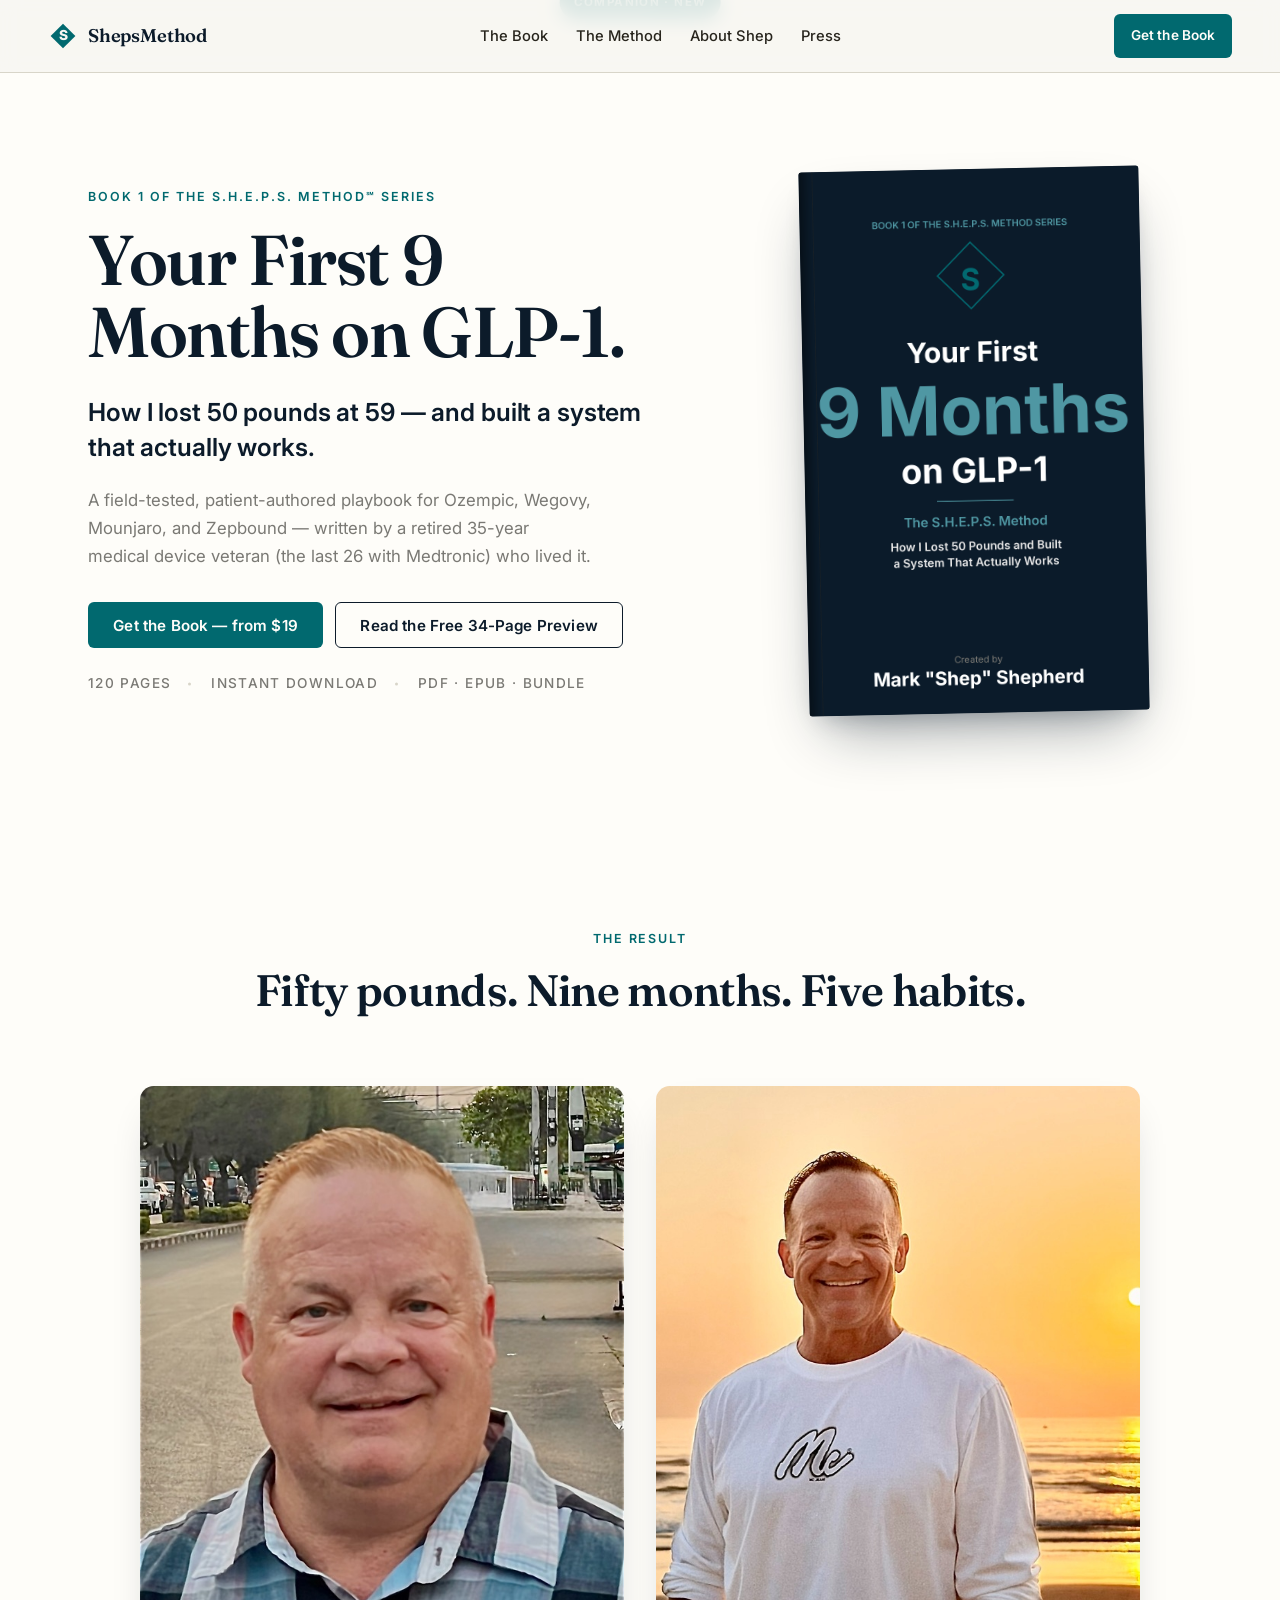
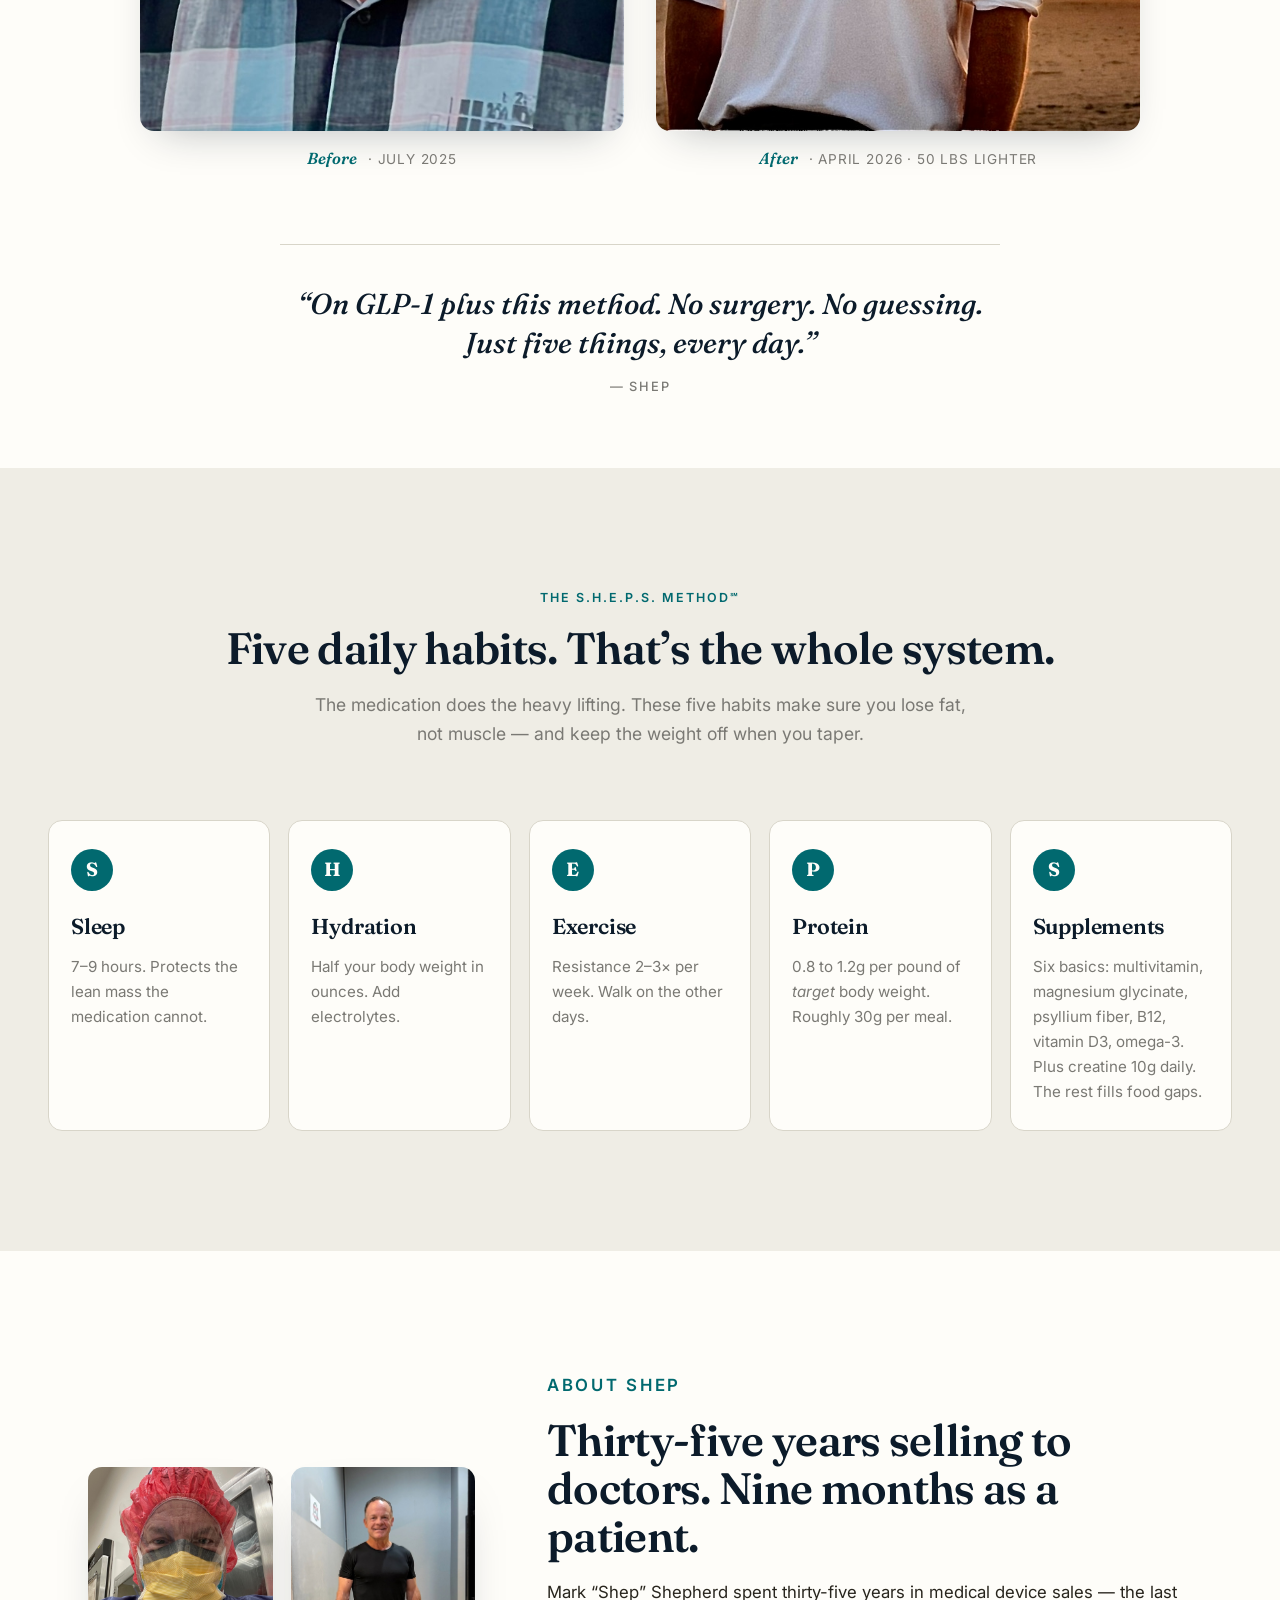
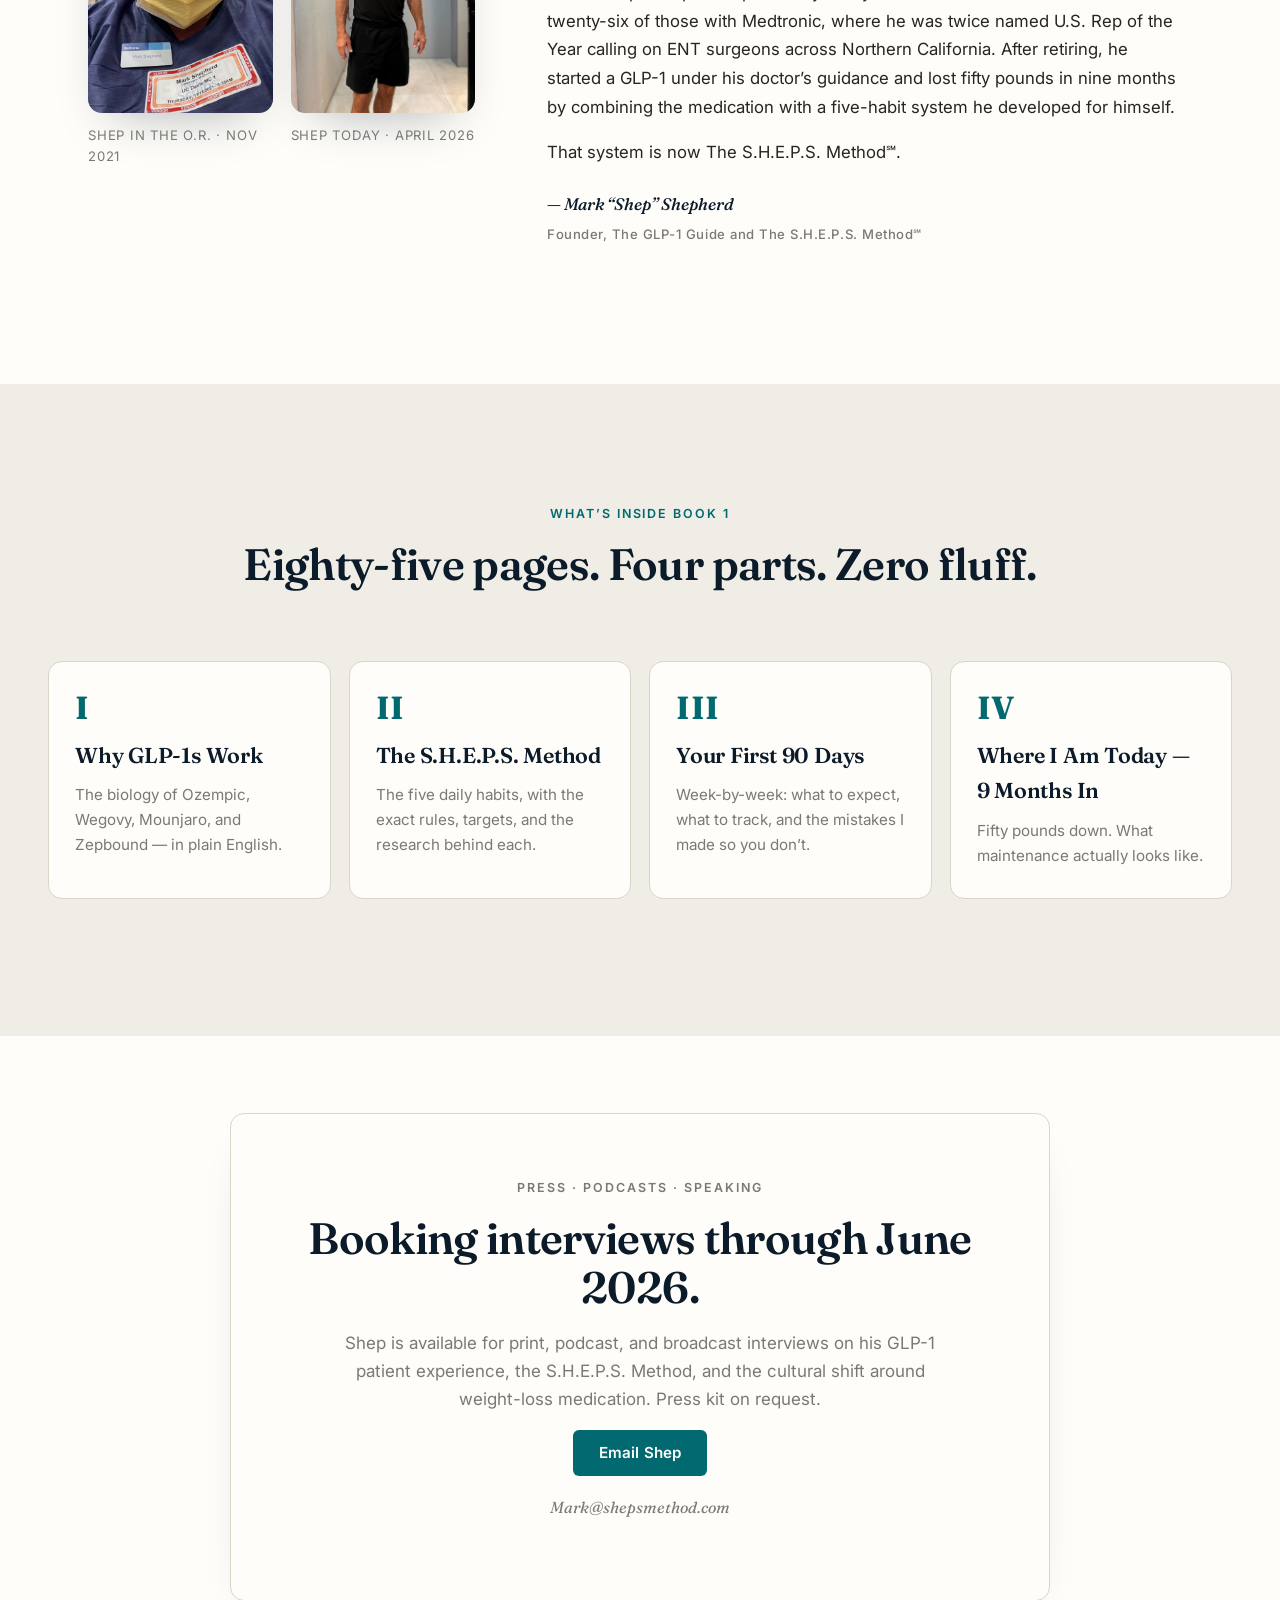
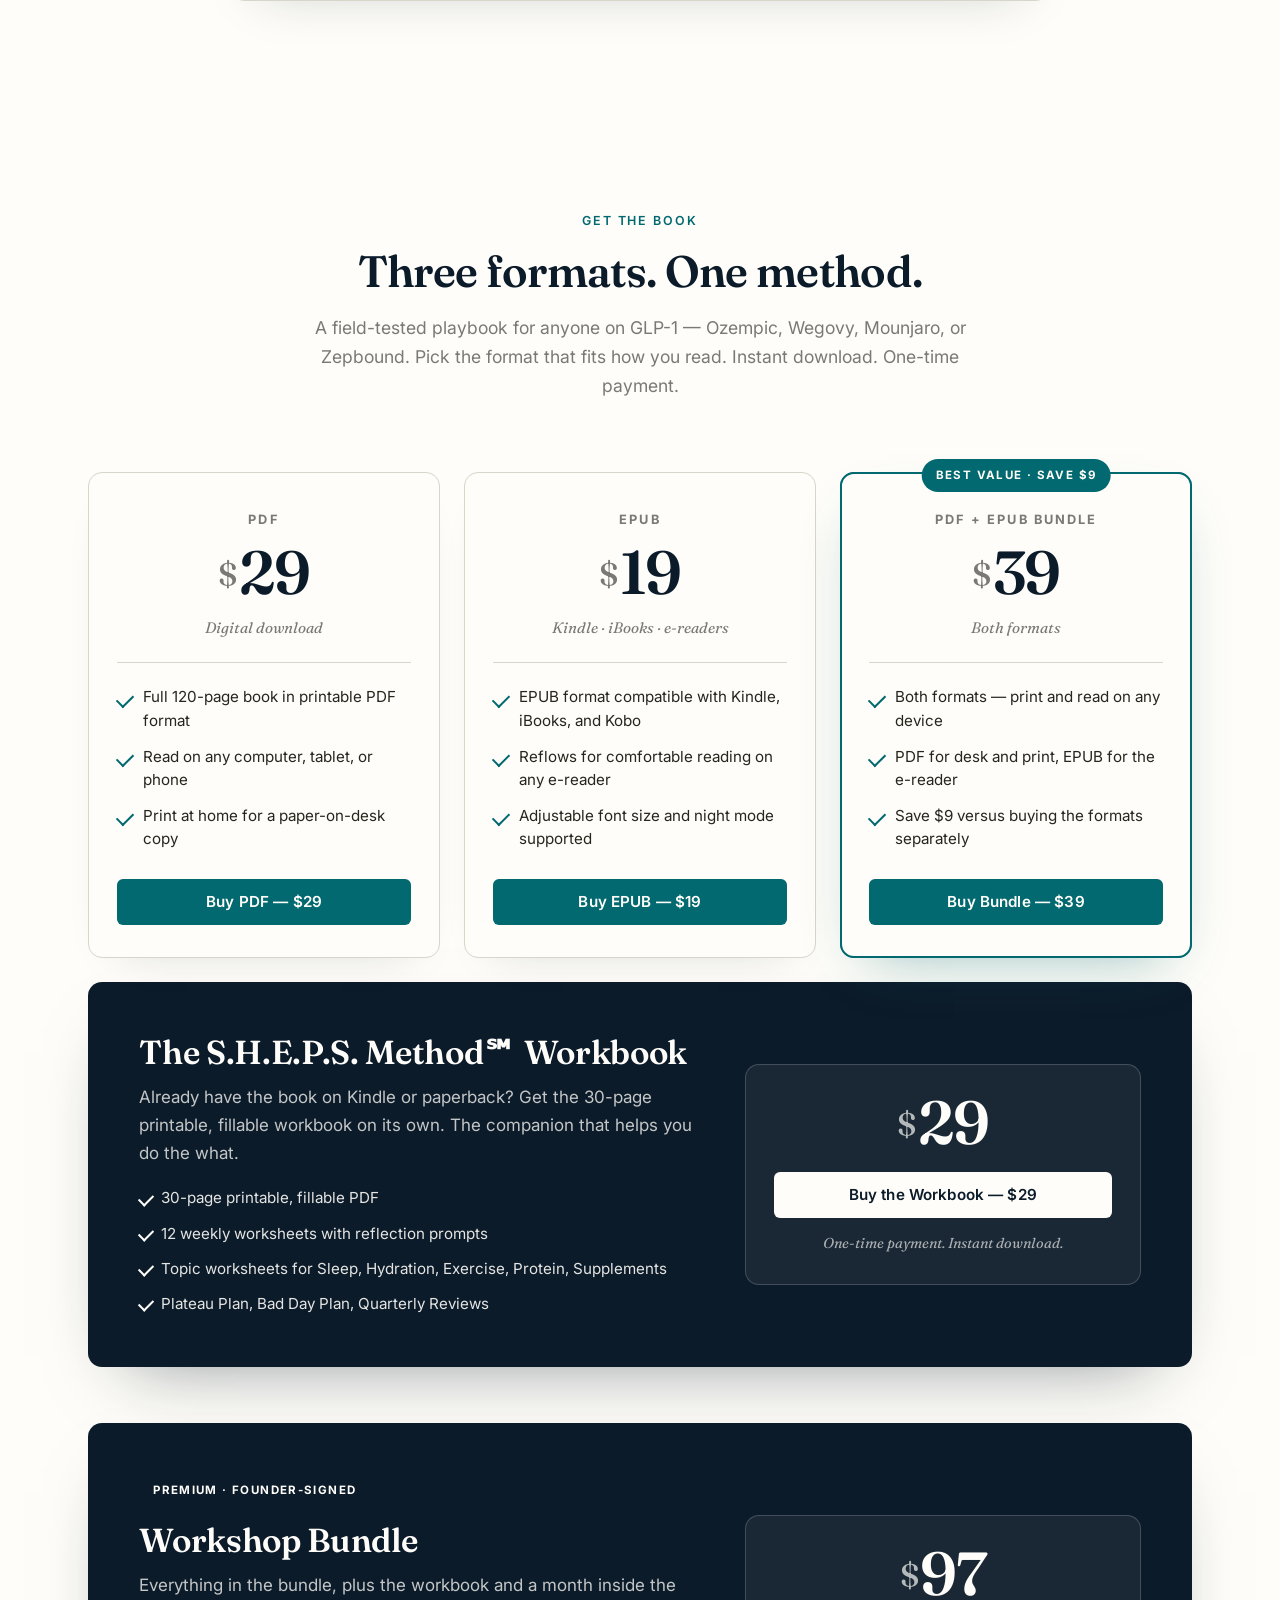
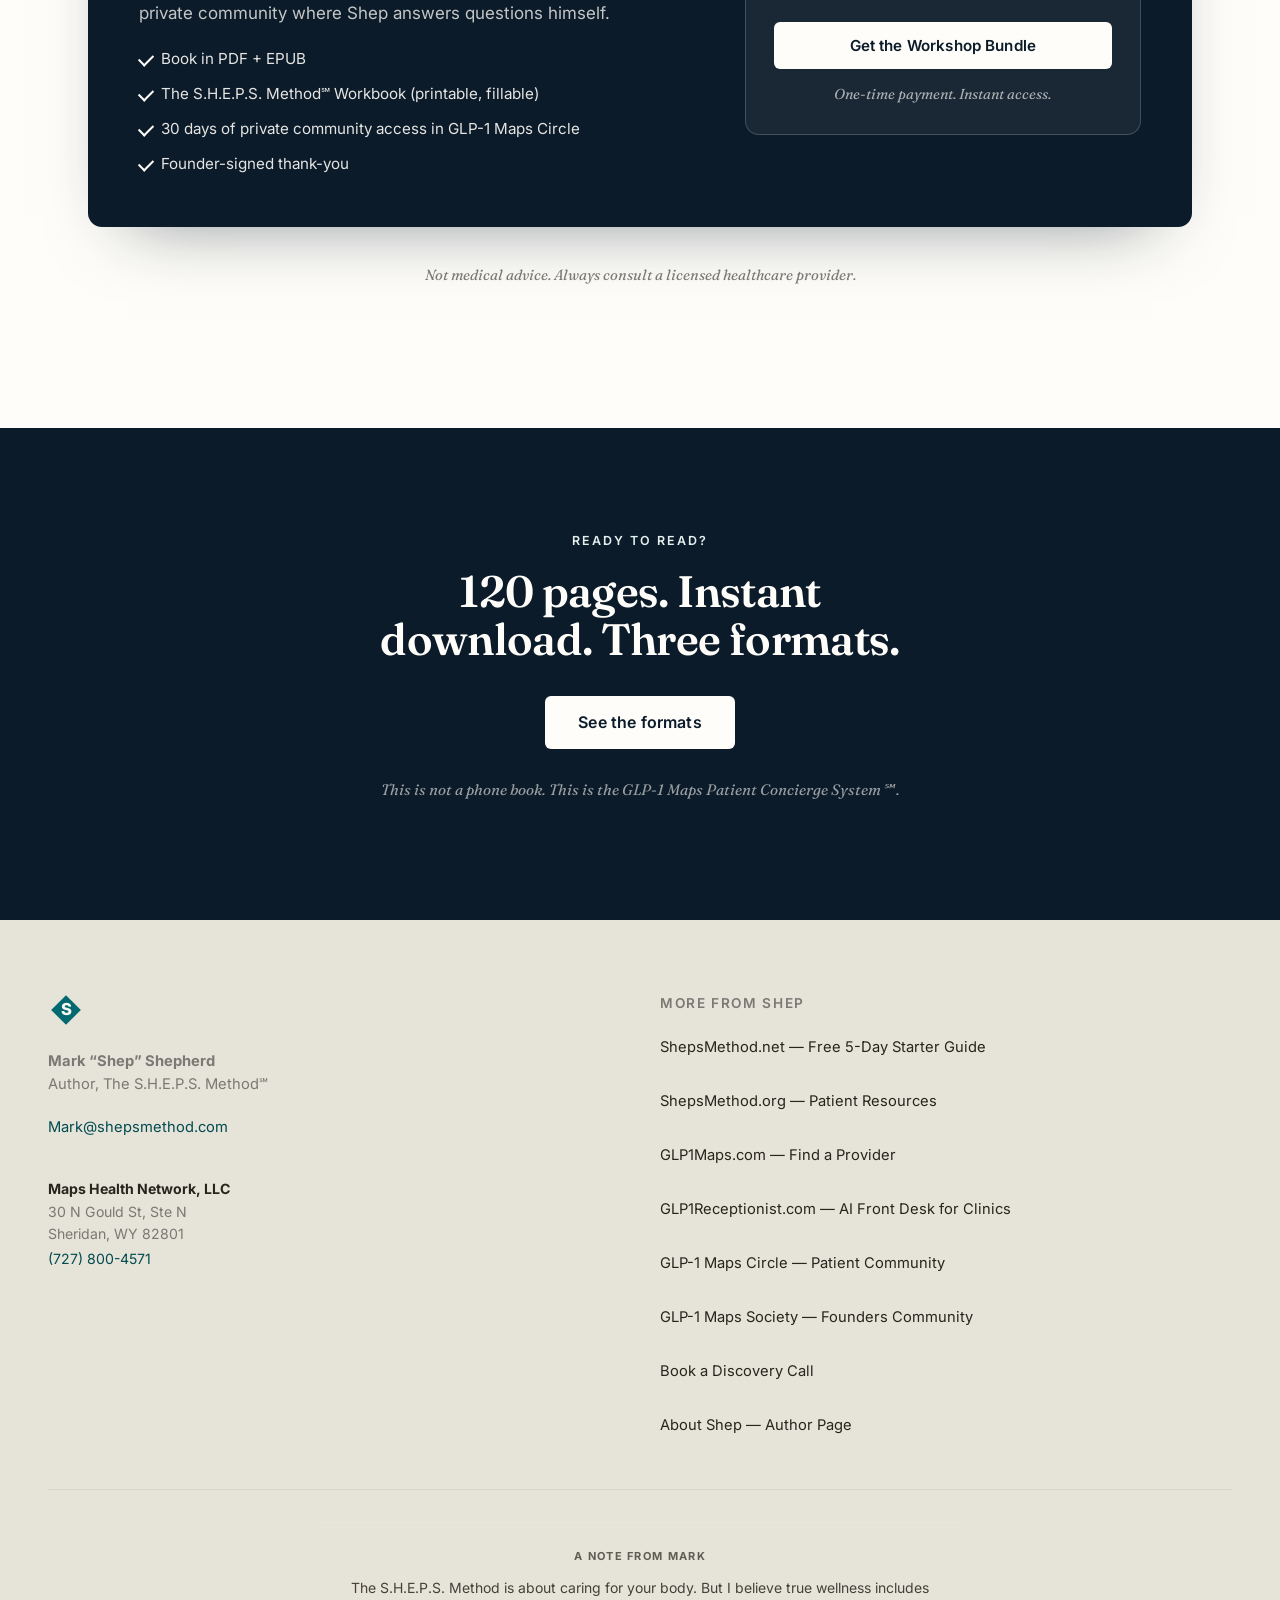
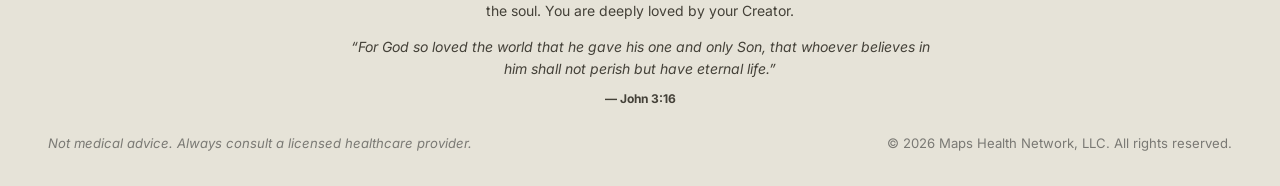
<file: index.html>
<!doctype html>
<html lang="en">
<head>
<meta charset="utf-8" />
<meta name="viewport" content="width=device-width, initial-scale=1" />
<!-- Google tag (gtag.js) -->
<script async src="https://www.googletagmanager.com/gtag/js?id=G-XJ10VYEBLD"></script>
<script>
  window.dataLayer = window.dataLayer || [];
  function gtag(){dataLayer.push(arguments);}
  gtag('js', new Date());
  gtag('config', 'G-XJ10VYEBLD');
</script>
<title>Your First 9 Months on GLP-1 — The S.H.E.P.S. Method℠ Book by Mark "Shep" Shepherd</title>
<meta name="description" content="The GLP-1 book for your first 9 months on Ozempic, Wegovy, Mounjaro, or Zepbound. A retired 35-year medical device veteran lost 50 lbs and built a 5-habit system that actually works." />
<meta name="keywords" content="GLP-1 book, Ozempic book, Mounjaro weight loss book, Wegovy book, Zepbound book, GLP-1 first 9 months, GLP-1 habits, what to eat on GLP-1, S.H.E.P.S. Method, Mark Shepherd" />
<meta name="author" content="Mark &quot;Shep&quot; Shepherd" />
<meta name="robots" content="index, follow, max-image-preview:large" />
<link rel="canonical" href="https://shepsmethod.com/" />
<!-- Open Graph -->
<meta property="og:type" content="book" />
<meta property="og:site_name" content="The S.H.E.P.S. Method℠" />
<meta property="og:url" content="https://shepsmethod.com/" />
<meta property="og:title" content="Your First 9 Months on GLP-1 — The S.H.E.P.S. Method℠ Book" />
<meta property="og:description" content="The GLP-1 book for your first 9 months on Ozempic, Wegovy, Mounjaro, or Zepbound. A retired 35-year medical device veteran lost 50 lbs and built a 5-habit system that actually works." />
<meta property="og:image" content="https://shepsmethod.com/images/book-cover.jpg" />
<meta property="og:image:alt" content="Your First 9 Months on GLP-1 — The S.H.E.P.S. Method. Book 1. By Mark Shep Shepherd." />
<meta property="og:locale" content="en_US" />
<meta property="book:author" content="Mark &quot;Shep&quot; Shepherd" />
<!-- Twitter Card -->
<meta name="twitter:card" content="summary_large_image" />
<meta name="twitter:title" content="Your First 9 Months on GLP-1 — The S.H.E.P.S. Method℠ Book" />
<meta name="twitter:description" content="A field-tested GLP-1 playbook for Ozempic, Wegovy, Mounjaro, and Zepbound. Five daily habits that protect lean mass while the medication does the heavy lifting." />
<meta name="twitter:image" content="https://shepsmethod.com/images/book-cover.jpg" />
<link rel="preconnect" href="https://fonts.googleapis.com">
<link rel="preconnect" href="https://fonts.gstatic.com" crossorigin>
<link href="https://fonts.googleapis.com/css2?family=Fraunces:ital,opsz,wght@0,9..144,500;0,9..144,600;0,9..144,700;1,9..144,500;1,9..144,600&family=Inter:wght@400;500;600;700&display=swap" rel="stylesheet">
<link rel="icon" type="image/svg+xml" href="data:image/svg+xml;utf8,<svg xmlns='http://www.w3.org/2000/svg' viewBox='0 0 32 32'><rect x='6' y='6' width='20' height='20' transform='rotate(45 16 16)' fill='%2301696F'/><text x='16' y='20.5' font-family='Arial,Helvetica,sans-serif' font-size='15' font-weight='900' fill='%23F7F6F2' text-anchor='middle'>S</text></svg>">
<link rel="stylesheet" href="assets/styles.css" />
<!-- JSON-LD: Book -->
<script type="application/ld+json">
{
  "@context": "https://schema.org",
  "@type": "Book",
  "name": "Your First 9 Months on GLP-1",
  "alternateName": "The S.H.E.P.S. Method — Book 1",
  "bookFormat": "https://schema.org/EBook",
  "numberOfPages": 120,
  "inLanguage": "en",
  "description": "A field-tested, patient-authored playbook for Ozempic, Wegovy, Mounjaro, and Zepbound. Five daily habits — Sleep, Hydration, Exercise, Protein, Supplements — that protect lean mass while the medication does the heavy lifting.",
  "image": "https://shepsmethod.com/images/book-cover.jpg",
  "url": "https://shepsmethod.com/",
  "author": {
    "@type": "Person",
    "name": "Mark \"Shep\" Shepherd",
    "url": "https://shepsmethod.com/#shep",
    "jobTitle": "Author, The S.H.E.P.S. Method℠",
    "description": "Retired 35-year medical device veteran (26 years with Medtronic, two-time U.S. Rep of the Year). Lost 50 pounds in 9 months on GLP-1."
  },
  "offers": [
    {"@type": "Offer", "name": "PDF", "price": "29.00", "priceCurrency": "USD", "availability": "https://schema.org/InStock", "url": "https://shepsmethod.com/#buy"},
    {"@type": "Offer", "name": "EPUB", "price": "19.00", "priceCurrency": "USD", "availability": "https://schema.org/InStock", "url": "https://shepsmethod.com/#buy"},
    {"@type": "Offer", "name": "PDF + EPUB Bundle", "price": "39.00", "priceCurrency": "USD", "availability": "https://schema.org/InStock", "url": "https://shepsmethod.com/#buy"},
    {"@type": "Offer", "name": "Workbook", "price": "29.00", "priceCurrency": "USD", "availability": "https://schema.org/InStock", "url": "https://shepsmethod.com/#buy"},
    {"@type": "Offer", "name": "Workshop Bundle", "price": "97.00", "priceCurrency": "USD", "availability": "https://schema.org/InStock", "url": "https://shepsmethod.com/#buy"}
  ]
}
</script>
<!-- JSON-LD: Person (Author) -->
<script type="application/ld+json">
{
  "@context": "https://schema.org",
  "@type": "Person",
  "@id": "https://shepsmethod.com/#shep",
  "name": "Mark \"Shep\" Shepherd",
  "givenName": "Mark",
  "familyName": "Shepherd",
  "alternateName": "Shep",
  "url": "https://shepsmethod.com/",
  "image": "https://shepsmethod.com/images/shep_today_2026.jpg",
  "jobTitle": "Author and Founder",
  "description": "Retired 35-year medical device veteran (26 years with Medtronic, two-time U.S. Rep of the Year). Author of The S.H.E.P.S. Method℠. Lost 50 pounds in 9 months on GLP-1.",
  "worksFor": {
    "@type": "Organization",
    "name": "Maps Health Network, LLC"
  },
  "sameAs": [
    "https://glp1maps.com",
    "https://glp1receptionist.com"
  ]
}
</script>
<!-- JSON-LD: Organization -->
<script type="application/ld+json">
{
  "@context": "https://schema.org",
  "@type": "Organization",
  "name": "Maps Health Network, LLC",
  "url": "https://shepsmethod.com/",
  "logo": "https://shepsmethod.com/images/book-cover.jpg",
  "founder": {"@id": "https://shepsmethod.com/about.html#person"},
  "sameAs": [
    "https://glp1maps.com",
    "https://glp1receptionist.com",
    "https://theglp1guide.net"
  ]
}
</script>
<script type="application/ld+json">
{
  "@context": "https://schema.org",
  "@type": "Person",
  "@id": "https://shepsmethod.com/about.html#person",
  "name": "Mark Shepherd",
  "alternateName": "Shep Shepherd",
  "jobTitle": "Founder",
  "worksFor": {
    "@type": "Organization",
    "name": "Maps Health Network, LLC",
    "url": "https://www.glp1maps.com"
  },
  "description": "35 years in U.S. medical device sales, 26 of those at Medtronic. Two-time U.S. Representative of the Year at Medtronic. GLP-1 patient who lost 50 pounds in 9 months on Mounjaro. Founder of Maps Health Network, LLC. Creator of The S.H.E.P.S. Method.",
  "image": "https://shepsmethod.com/assets/shep-headshot.jpg",
  "email": "Mark@GLP1Receptionist.com",
  "url": "https://shepsmethod.com/about.html",
  "knowsAbout": ["GLP-1 medications", "Ozempic", "Wegovy", "Mounjaro", "Zepbound", "Weight management", "Medical device sales", "Patient concierge systems"],
  "sameAs": ["https://www.glp1maps.com", "https://glp1receptionist.com", "https://shepsmethod.com", "https://www.bmiforglp1.com", "https://www.insuranceglp1.com"]
}
</script>
</head>
<body>

<!-- ======== NAV ======== -->
<header class="nav" aria-label="Primary">
  <a href="#top" class="nav-brand" aria-label="SHEPS Method home">
    <svg class="logo-diamond" viewBox="0 0 48 48" aria-hidden="true">
      <rect x="10" y="10" width="28" height="28" transform="rotate(45 24 24)" fill="currentColor"/>
      <text x="24" y="30" text-anchor="middle" font-family="Inter, Helvetica, Arial, sans-serif" font-size="22" font-weight="800" fill="#F7F6F2">S</text>
    </svg>
    <span class="nav-wordmark">ShepsMethod</span>
  </a>
  <nav class="nav-links" aria-label="Sections">
    <a href="#book">The Book</a>
    <a href="#method">The Method</a>
    <a href="#about">About Shep</a>
    <a href="#press">Press</a>
  </nav>
  <a class="btn btn-primary btn-sm" href="#buy">Get the Book</a>
</header>

<main id="top">

<!-- ======== HERO ======== -->
<section class="hero">
  <div class="hero-inner">
    <div class="hero-copy reveal">
      <p class="kicker">Book 1 of The S.H.E.P.S. Method&#8480; Series</p>
      <h1 class="display">Your First 9 Months on GLP-1.</h1>
      <p class="hero-sub"><em>How I lost 50 pounds at 59 — and built a system that actually works.</em></p>
      <p class="hero-lede">A field-tested, patient-authored playbook for Ozempic, Wegovy, Mounjaro, and Zepbound — written by a retired 35-year medical device veteran (the last 26 with Medtronic) who lived it.</p>
      <div class="cta-row">
        <a class="btn btn-primary" href="#buy">Get the Book — from $19</a>
        <a class="btn btn-ghost" href="SHEPS_Method_Book_Excerpt.pdf">Read the Free 34-Page Preview</a>
      </div>
      <ul class="hero-meta">
        <li>120 pages</li><li>Instant download</li><li>PDF · EPUB · Bundle</li>
      </ul>
    </div>

    <!-- Book cover: real Kindle cover JPG -->
    <aside class="book-card reveal" aria-label="Book cover: Your First 9 Months on GLP-1">
      <div class="book-cover book-cover-real">
        <div class="book-spine"></div>
        <img class="book-face-img" src="images/book-cover.jpg" alt="Your First 9 Months on GLP-1 — The S.H.E.P.S. Method. Book 1. By Mark 'Shep' Shepherd." width="480" height="720" decoding="async" />
      </div>
    </aside>
  </div>
</section>

<!-- ======== BEFORE / AFTER ======== -->
<section class="section ba" id="before-after">
  <div class="section-head reveal">
    <p class="kicker">The Result</p>
    <h2 class="h-display">Fifty pounds. Nine months. Five habits.</h2>
  </div>
  <div class="ba-grid">
    <figure class="reveal">
      <img src="images/shep-before.jpg" alt="Mark 'Shep' Shepherd before starting GLP-1, July 2025" loading="lazy" decoding="async" width="600" height="800" />
      <figcaption><span class="ba-label">Before</span> · July 2025</figcaption>
    </figure>
    <figure class="reveal">
      <img src="images/shep-after.jpg" alt="Mark 'Shep' Shepherd at sunset on the beach, 50 pounds lighter, April 2026" loading="lazy" decoding="async" width="600" height="800" />
      <figcaption><span class="ba-label">After</span> · April 2026 · 50 lbs lighter</figcaption>
    </figure>
  </div>
  <blockquote class="pullquote reveal">
    &ldquo;On GLP-1 plus this method. No surgery. No guessing. Just five things, every day.&rdquo;
    <cite>— Shep</cite>
  </blockquote>
</section>

<!-- ======== THE METHOD ======== -->
<section class="section method" id="method">
  <div class="section-head reveal">
    <p class="kicker">The S.H.E.P.S. Method&#8480;</p>
    <h2 class="h-display">Five daily habits. That&rsquo;s the whole system.</h2>
    <p class="section-lede">The medication does the heavy lifting. These five habits make sure you lose fat, not muscle — and keep the weight off when you taper.</p>
  </div>

  <div class="method-grid">
    <article class="m-card reveal">
      <span class="m-letter">S</span>
      <h3>Sleep</h3>
      <p>7&ndash;9 hours. Protects the lean mass the medication cannot.</p>
    </article>
    <article class="m-card reveal">
      <span class="m-letter">H</span>
      <h3>Hydration</h3>
      <p>Half your body weight in ounces. Add electrolytes.</p>
    </article>
    <article class="m-card reveal">
      <span class="m-letter">E</span>
      <h3>Exercise</h3>
      <p>Resistance 2&ndash;3&times; per week. Walk on the other days.</p>
    </article>
    <article class="m-card reveal">
      <span class="m-letter">P</span>
      <h3>Protein</h3>
      <p>0.8 to 1.2g per pound of <em>target</em> body weight. Roughly 30g per meal.</p>
    </article>
    <article class="m-card reveal">
      <span class="m-letter">S</span>
      <h3>Supplements</h3>
      <p>Six basics: multivitamin, magnesium glycinate, psyllium fiber, B12, vitamin D3, omega-3. Plus creatine 10g daily. The rest fills food gaps.</p>
    </article>
  </div>
</section>

<!-- ======== ABOUT SHEP ======== -->
<section class="section about" id="about">
  <div class="about-grid">
    <div class="about-photos reveal">
      <figure class="about-photo about-photo--or">
        <img src="images/shep_or_2021.jpg" alt="Mark 'Shep' Shepherd in the operating room as a Medtronic medical device rep, UC Davis MC1, November 2021" loading="lazy" decoding="async" width="600" height="600" />
        <figcaption>Shep in the O.R. &middot; Nov 2021</figcaption>
      </figure>
      <figure class="about-photo about-photo--today">
        <img src="images/shep_today_2026.jpg" alt="Mark 'Shep' Shepherd today, April 2026" loading="lazy" decoding="async" width="600" height="600" />
        <figcaption>Shep today &middot; April 2026</figcaption>
      </figure>
    </div>
    <div class="about-copy reveal">
      <p class="kicker">About Shep</p>
      <h2 class="h-display">Thirty-five years selling to doctors. Nine months as a patient.</h2>
      <p>Mark &ldquo;Shep&rdquo; Shepherd spent thirty-five years in medical device sales — the last twenty-six of those with Medtronic, where he was twice named U.S. Rep of the Year calling on ENT surgeons across Northern California. After retiring, he started a GLP-1 under his doctor&rsquo;s guidance and lost fifty pounds in nine months by combining the medication with a five-habit system he developed for himself.</p>
      <p>That system is now The S.H.E.P.S. Method&#8480;.</p>
      <p class="sig">&mdash; Mark &ldquo;Shep&rdquo; Shepherd<br/><span class="sig-sub">Founder, The GLP-1 Guide and The S.H.E.P.S. Method&#8480;</span></p>
    </div>
  </div>
</section>

<!-- ======== INSIDE THE BOOK ======== -->
<section class="section inside" id="book">
  <div class="section-head reveal">
    <p class="kicker">What&rsquo;s Inside Book 1</p>
    <h2 class="h-display">Eighty-five pages. Four parts. Zero fluff.</h2>
  </div>
  <ol class="inside-grid">
    <li class="i-card reveal">
      <span class="i-num">I</span>
      <h3>Why GLP-1s Work</h3>
      <p>The biology of Ozempic, Wegovy, Mounjaro, and Zepbound &mdash; in plain English.</p>
    </li>
    <li class="i-card reveal">
      <span class="i-num">II</span>
      <h3>The S.H.E.P.S. Method</h3>
      <p>The five daily habits, with the exact rules, targets, and the research behind each.</p>
    </li>
    <li class="i-card reveal">
      <span class="i-num">III</span>
      <h3>Your First 90 Days</h3>
      <p>Week-by-week: what to expect, what to track, and the mistakes I made so you don&rsquo;t.</p>
    </li>
    <li class="i-card reveal">
      <span class="i-num">IV</span>
      <h3>Where I Am Today &mdash; 9 Months In</h3>
      <p>Fifty pounds down. What maintenance actually looks like.</p>
    </li>
  </ol>
</section>

<!-- ======== PRESS ======== -->
<section class="section press" id="press">
  <div class="press-card reveal">
    <p class="kicker">Press · Podcasts · Speaking</p>
    <h2 class="h-display">Booking interviews through June 2026.</h2>
    <p>Shep is available for print, podcast, and broadcast interviews on his GLP-1 patient experience, the S.H.E.P.S. Method, and the cultural shift around weight-loss medication. Press kit on request.</p>
    <a class="btn btn-primary" href="mailto:Mark@shepsmethod.com?subject=Press%20request%20%E2%80%94%20Shep%20Shepherd">Email Shep</a>
    <p class="press-email">Mark@shepsmethod.com</p>
  </div>
</section>

<!-- ======== PRICING / BUY ======== -->
<section class="section pricing" id="buy">
  <div class="section-head reveal">
    <p class="kicker">Get the book</p>
    <h2 class="h-display">Three formats. One method.</h2>
    <p class="section-lede">A field-tested playbook for anyone on GLP-1 — Ozempic, Wegovy, Mounjaro, or Zepbound. Pick the format that fits how you read. Instant download. One-time payment.</p>
  </div>

  <div class="price-grid">
    <!-- PDF -->
    <article class="price-card reveal">
      <div class="price-card-head">
        <p class="price-format">PDF</p>
        <p class="price-amt"><span class="price-currency">$</span>29</p>
        <p class="price-tag">Digital download</p>
      </div>
      <ul class="price-list">
        <li>Full 120-page book in printable PDF format</li>
        <li>Read on any computer, tablet, or phone</li>
        <li>Print at home for a paper-on-desk copy</li>
      </ul>
      <a class="btn btn-primary price-cta" href="https://buy.stripe.com/00w8wQ4Qc8PI8vf5Ftgw00t">Buy PDF — $29</a>
    </article>

    <!-- EPUB -->
    <article class="price-card reveal">
      <div class="price-card-head">
        <p class="price-format">EPUB</p>
        <p class="price-amt"><span class="price-currency">$</span>19</p>
        <p class="price-tag">Kindle · iBooks · e-readers</p>
      </div>
      <ul class="price-list">
        <li>EPUB format compatible with Kindle, iBooks, and Kobo</li>
        <li>Reflows for comfortable reading on any e-reader</li>
        <li>Adjustable font size and night mode supported</li>
      </ul>
      <a class="btn btn-primary price-cta" href="https://buy.stripe.com/8x2aEYgyU9TMaDn8RFgw00s">Buy EPUB — $19</a>
    </article>

    <!-- BUNDLE -->
    <article class="price-card price-card--featured reveal">
      <p class="price-flag">Best value · Save $9</p>
      <div class="price-card-head">
        <p class="price-format">PDF + EPUB Bundle</p>
        <p class="price-amt"><span class="price-currency">$</span>39</p>
        <p class="price-tag">Both formats</p>
      </div>
      <ul class="price-list">
        <li>Both formats — print and read on any device</li>
        <li>PDF for desk and print, EPUB for the e-reader</li>
        <li>Save $9 versus buying the formats separately</li>
      </ul>
      <a class="btn btn-primary price-cta" href="https://buy.stripe.com/28E4gAbeA8PIdPzc3Rgw00r">Buy Bundle — $39</a>
    </article>
  </div>

  <!-- STANDALONE WORKBOOK ROW -->
  <article class="upsell reveal" aria-labelledby="workbook-title" style="margin-top:1.5rem;">
    <div class="upsell-copy">
      <p class="price-flag">Companion · New</p>
      <h3 id="workbook-title" class="upsell-title">The S.H.E.P.S. Method&#8480; Workbook</h3>
      <p class="upsell-lede">Already have the book on Kindle or paperback? Get the 30-page printable, fillable workbook on its own. The companion that helps you do the what.</p>
      <ul class="upsell-list">
        <li>30-page printable, fillable PDF</li>
        <li>12 weekly worksheets with reflection prompts</li>
        <li>Topic worksheets for Sleep, Hydration, Exercise, Protein, Supplements</li>
        <li>Plateau Plan, Bad Day Plan, Quarterly Reviews</li>
      </ul>
    </div>
    <div class="upsell-buy">
      <p class="price-amt upsell-amt"><span class="price-currency">$</span>29</p>
      <a class="btn btn-primary price-cta" href="https://buy.stripe.com/5kQ3cw82o8PI12N7NBgw00v">Buy the Workbook — $29</a>
      <p class="upsell-note">One-time payment. Instant download.</p>
    </div>
  </article>

  <!-- WORKSHOP UPSELL ROW -->
  <article class="upsell reveal" aria-labelledby="workshop-title">
    <div class="upsell-copy">
      <p class="price-flag price-flag--warm">Premium · Founder-signed</p>
      <h3 id="workshop-title" class="upsell-title">Workshop Bundle</h3>
      <p class="upsell-lede">Everything in the bundle, plus the workbook and a month inside the private community where Shep answers questions himself.</p>
      <ul class="upsell-list">
        <li>Book in PDF + EPUB</li>
        <li>The S.H.E.P.S. Method&#8480; Workbook (printable, fillable)</li>
        <li>30 days of private community access in GLP-1 Maps Circle</li>
        <li>Founder-signed thank-you</li>
      </ul>
    </div>
    <div class="upsell-buy">
      <p class="price-amt upsell-amt"><span class="price-currency">$</span>97</p>
      <a class="btn btn-primary price-cta" href="https://buy.stripe.com/bJefZibeAfe626R4Bpgw00u">Get the Workshop Bundle</a>
      <p class="upsell-note">One-time payment. Instant access.</p>
    </div>
  </article>

  <p class="pricing-disclaimer">Not medical advice. Always consult a licensed healthcare provider.</p>
</section>

<!-- ======== FINAL CTA BAND ======== -->
<section class="cta-band reveal">
  <p class="kicker light">Ready to read?</p>
  <h2 class="h-display light">120 pages. Instant download. Three formats.</h2>
  <a class="btn btn-cream" href="#buy">See the formats</a>
  <p class="cta-fine">This is not a phone book. This is the GLP-1 Maps Patient Concierge System&#8480;.</p>
</section>

</main>

<!-- ======== FOOTER ======== -->
<footer class="footer">
  <div class="footer-top">
    <div class="footer-brand">
      <svg class="logo-diamond" viewBox="0 0 48 48" aria-hidden="true">
        <rect x="10" y="10" width="28" height="28" transform="rotate(45 24 24)" fill="currentColor"/>
        <text x="24" y="30" text-anchor="middle" font-family="Inter, Helvetica, Arial, sans-serif" font-size="22" font-weight="800" fill="#F7F6F2">S</text>
      </svg>
      <p><strong>Mark &ldquo;Shep&rdquo; Shepherd</strong><br/>Author, The S.H.E.P.S. Method&#8480;</p>
      <p><a href="mailto:Mark@shepsmethod.com">Mark@shepsmethod.com</a></p>
          <p class="business-info">
        <strong>Maps Health Network, LLC</strong><br/>
        30 N Gould St, Ste N<br/>
        Sheridan, WY 82801<br/>
        <a href="tel:+17278004571">(727) 800-4571</a>
      </p>
    </div>
    <div class="footer-links">
      <h4>More from Shep</h4>
      <ul>
        <li><a href="https://shepsmethod.net">ShepsMethod.net &mdash; Free 5-Day Starter Guide</a></li>
        <li><a href="https://shepsmethod.org">ShepsMethod.org &mdash; Patient Resources</a></li>
        <li><a href="https://glp1maps.com">GLP1Maps.com &mdash; Find a Provider</a></li>
        <li><a href="https://glp1receptionist.com">GLP1Receptionist.com &mdash; AI Front Desk for Clinics</a></li>
        <li><a href="https://www.skool.com/glp-1-maps-circle-5886">GLP-1 Maps Circle &mdash; Patient Community</a></li>
        <li><a href="https://www.skool.com/glp-1-maps-society-5406">GLP-1 Maps Society &mdash; Founders Community</a></li>
        <li><a href="https://cal.com/markshepherd/30min">Book a Discovery Call</a></li>
        <li><a href="/about.html">About Shep &mdash; Author Page</a></li>
      </ul>
    </div>
  </div>
  <div class="footer-faith" style="max-width:640px;margin:32px auto 0;padding:24px 20px 0;text-align:center;border-top:1px solid rgba(255,255,255,0.12);">
    <p style="font-size:11px;font-weight:700;letter-spacing:0.12em;text-transform:uppercase;opacity:0.7;margin:0 0 12px;">A Note from Mark</p>
    <p style="font-size:14px;line-height:1.6;opacity:0.85;margin:0 0 14px;">The S.H.E.P.S. Method is about caring for your body. But I believe true wellness includes the soul. You are deeply loved by your Creator.</p>
    <p style="font-size:14px;line-height:1.6;font-style:italic;opacity:0.85;margin:0;">&ldquo;For God so loved the world that he gave his one and only Son, that whoever believes in him shall not perish but have eternal life.&rdquo;</p>
    <p style="font-size:12px;font-weight:700;opacity:0.85;margin:8px 0 0;">&mdash; John 3:16</p>
  </div>
  <div class="footer-bottom">
    <p class="disclaimer">Not medical advice. Always consult a licensed healthcare provider.</p>
    <p class="copyright">&copy; 2026 Maps Health Network, LLC. All rights reserved.</p>
  </div>
</footer>

<script src="assets/app.js"></script>
</body>
</html>
</file>
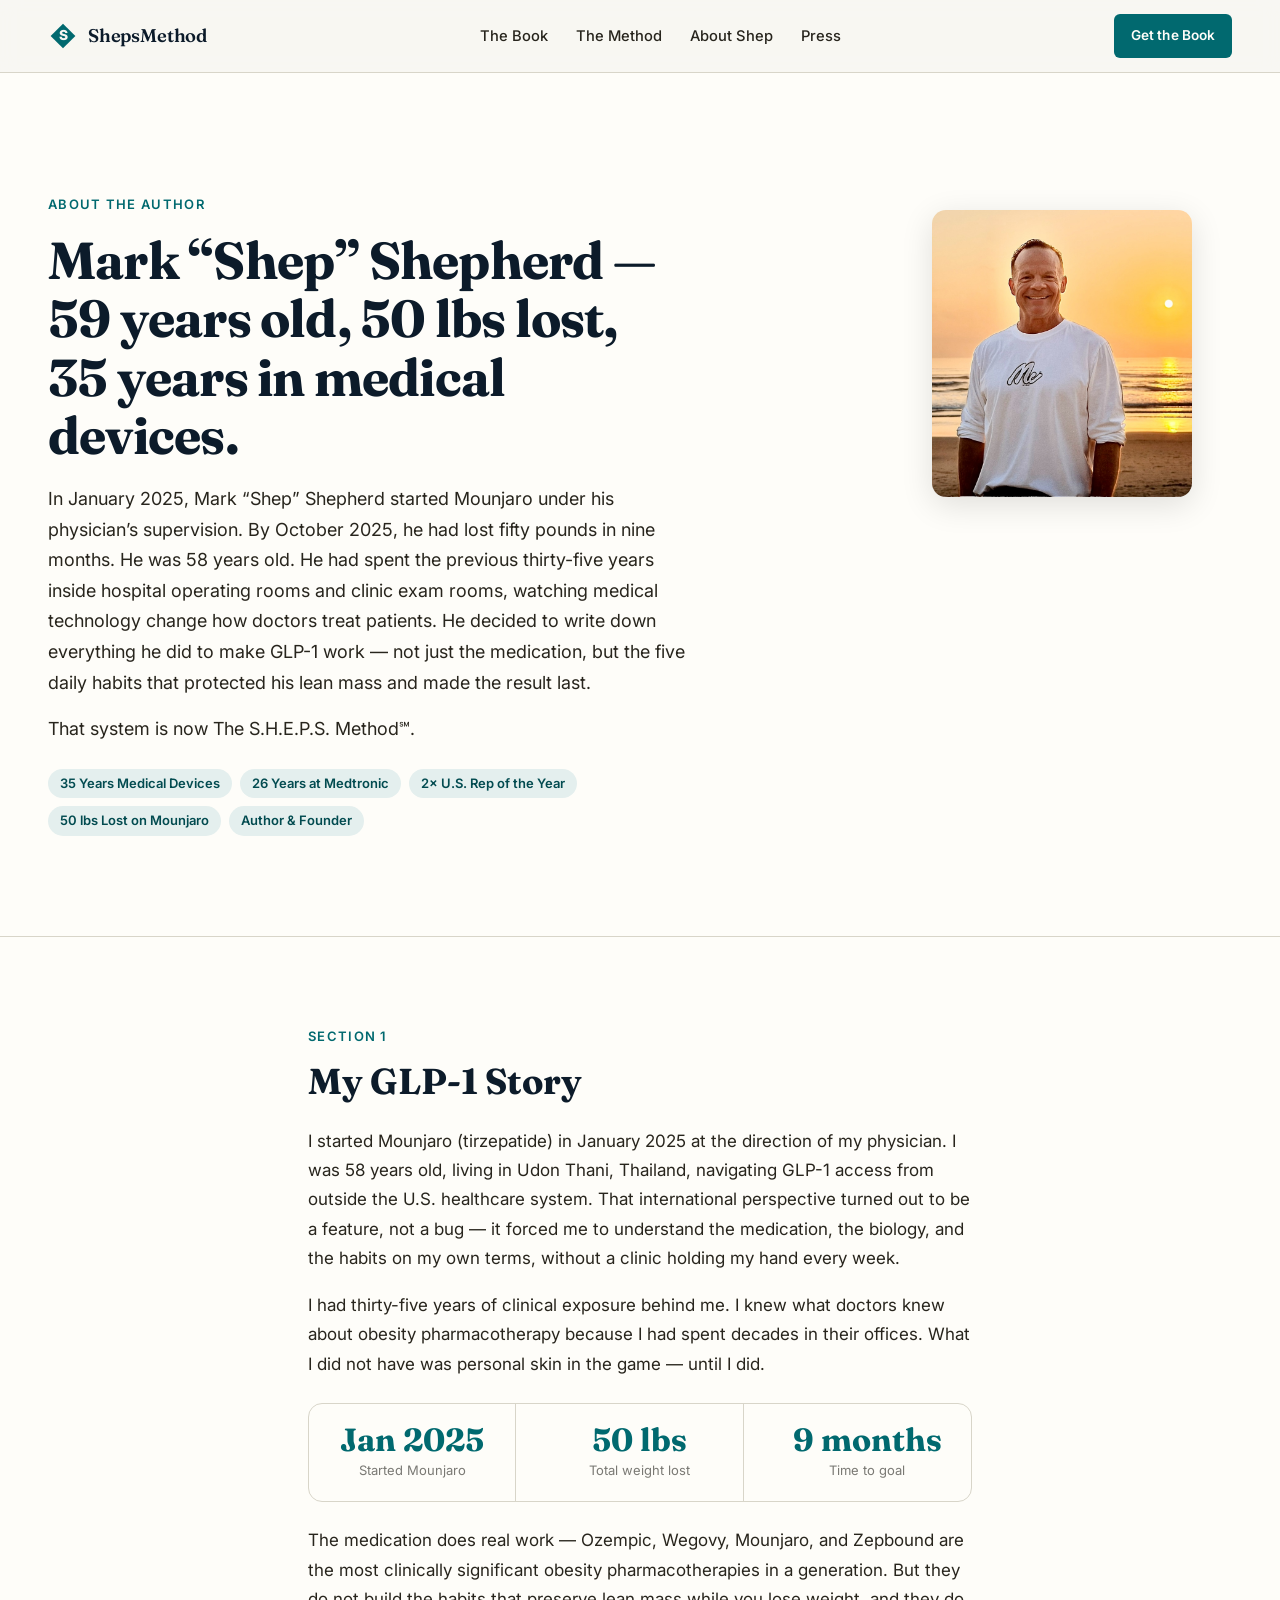
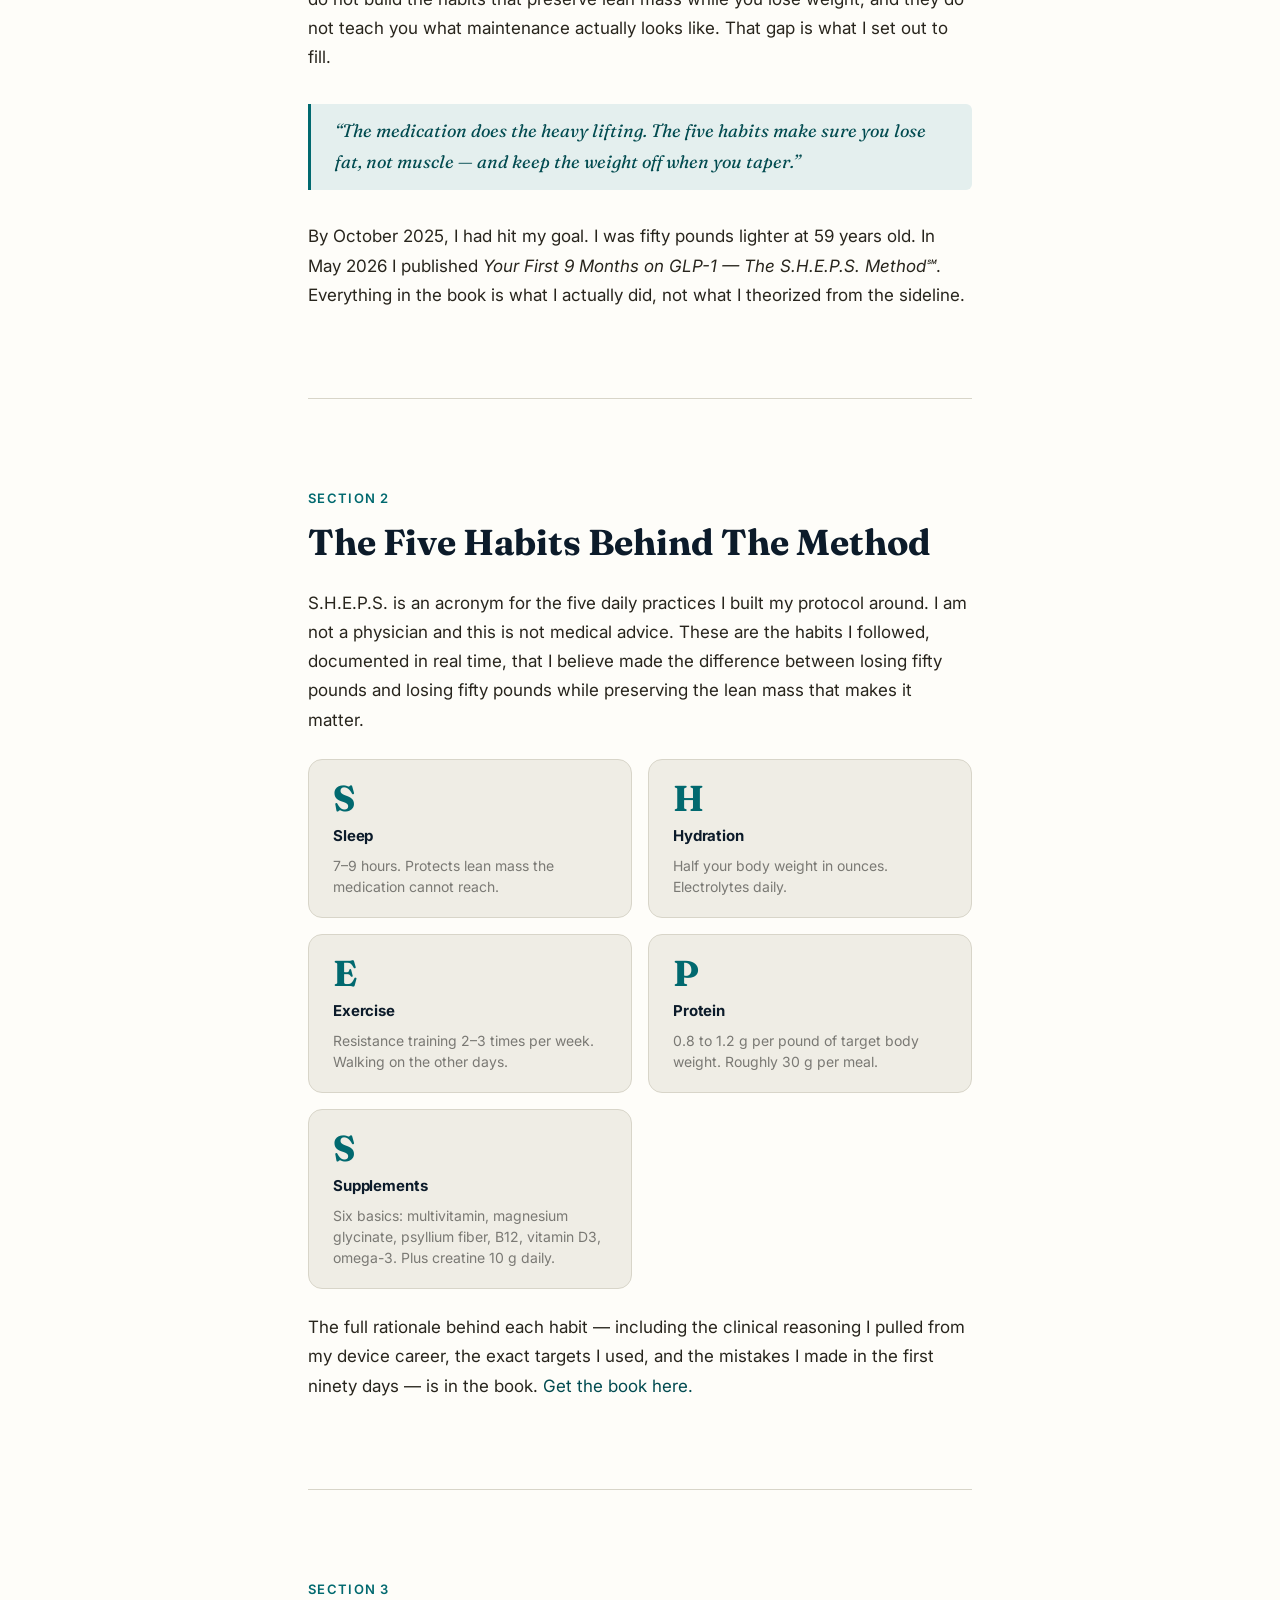
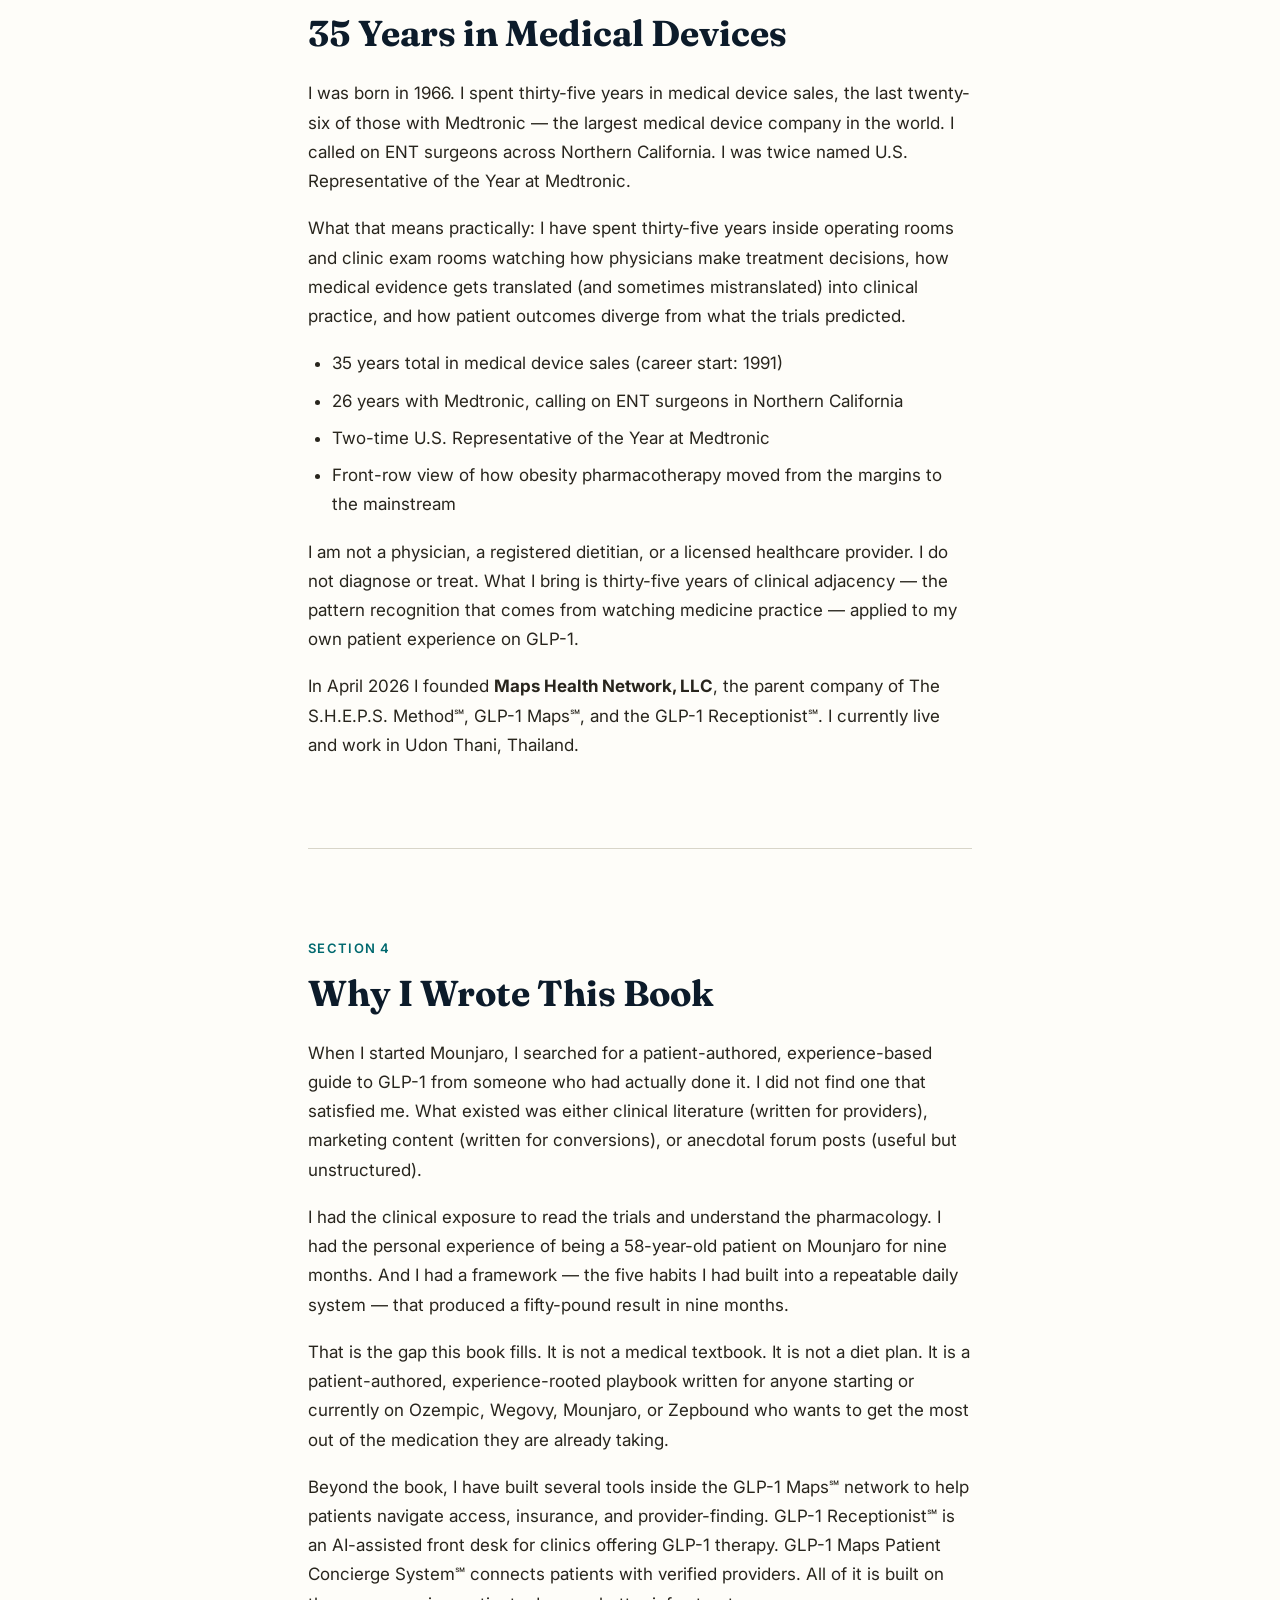
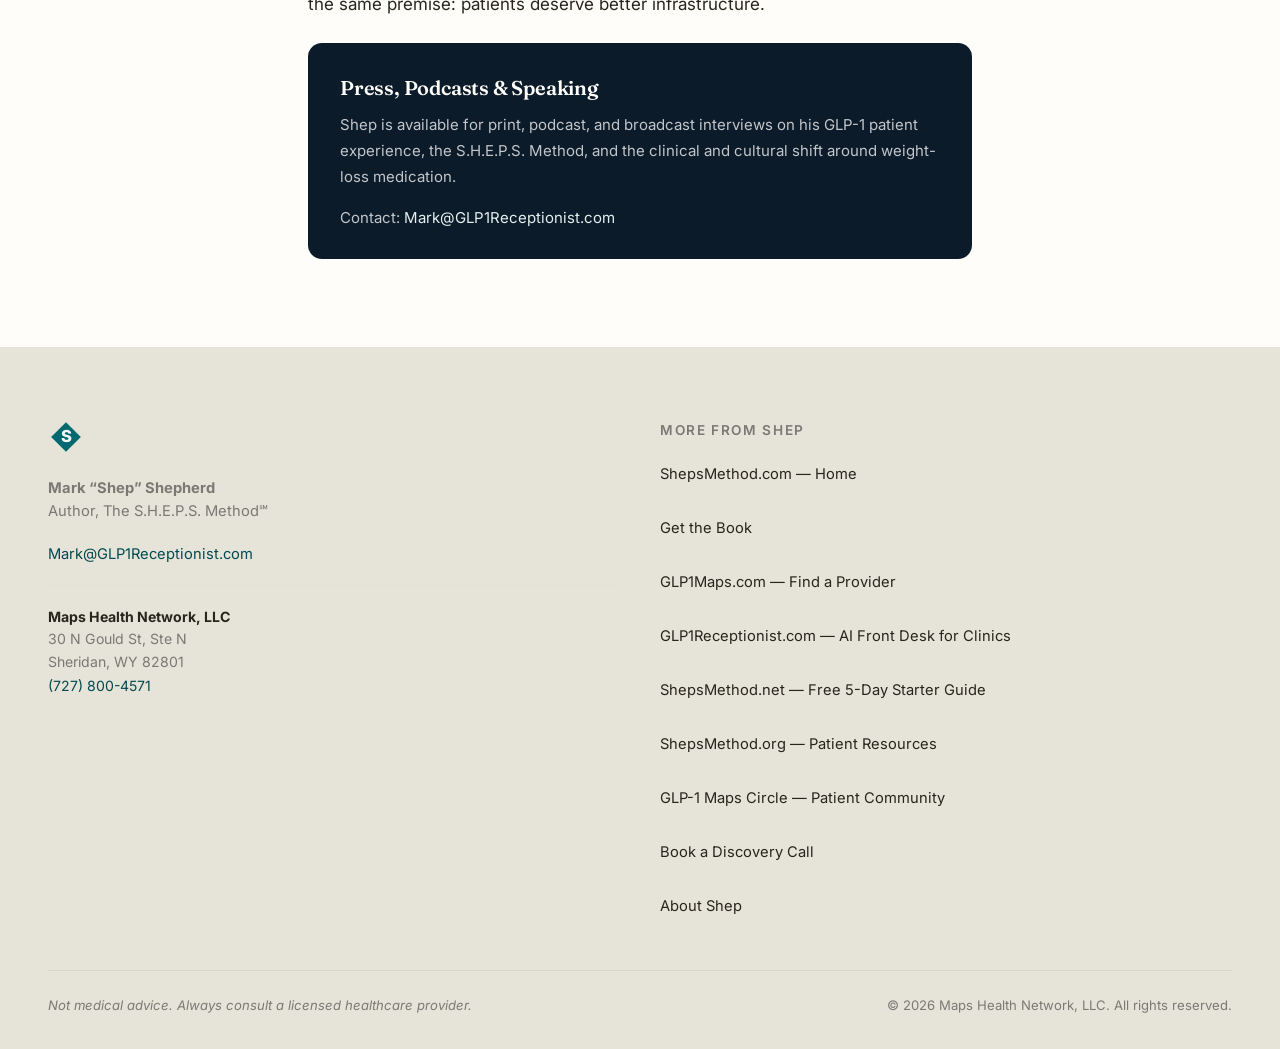
<file: about.html>
<!doctype html>
<html lang="en">
<head>
<meta charset="utf-8" />
<meta name="viewport" content="width=device-width, initial-scale=1" />
<!-- Google tag (gtag.js) -->
<script async src="https://www.googletagmanager.com/gtag/js?id=G-XJ10VYEBLD"></script>
<script>
  window.dataLayer = window.dataLayer || [];
  function gtag(){dataLayer.push(arguments);}
  gtag('js', new Date());
  gtag('config', 'G-XJ10VYEBLD');
</script>
<title>About Mark "Shep" Shepherd — Author of The S.H.E.P.S. Method℠</title>
<meta name="description" content="Mark 'Shep' Shepherd lost 50 lbs in 9 months on Mounjaro and built The S.H.E.P.S. Method℠ — five daily habits from 35 years in medical devices." />
<meta name="keywords" content="Mark Shep Shepherd, S.H.E.P.S. Method author, GLP-1 patient story, Mounjaro weight loss, medical device veteran, Maps Health Network" />
<meta name="author" content="Mark &quot;Shep&quot; Shepherd" />
<meta name="robots" content="index, follow, max-image-preview:large" />
<link rel="canonical" href="https://shepsmethod.com/about.html" />
<!-- Open Graph -->
<meta property="og:type" content="profile" />
<meta property="og:site_name" content="The S.H.E.P.S. Method℠" />
<meta property="og:url" content="https://shepsmethod.com/about.html" />
<meta property="og:title" content="About Mark &quot;Shep&quot; Shepherd — Author of The S.H.E.P.S. Method℠" />
<meta property="og:description" content="Mark 'Shep' Shepherd lost 50 lbs in 9 months on Mounjaro and built The S.H.E.P.S. Method℠ — five daily habits from 35 years in medical devices." />
<meta property="og:image" content="https://shepsmethod.com/images/shep-after.jpg" />
<meta property="og:image:alt" content="Mark 'Shep' Shepherd, author of The S.H.E.P.S. Method℠, 50 lbs lighter" />
<meta property="og:locale" content="en_US" />
<meta property="profile:first_name" content="Mark" />
<meta property="profile:last_name" content="Shepherd" />
<!-- Twitter Card -->
<meta name="twitter:card" content="summary_large_image" />
<meta name="twitter:title" content="About Mark &quot;Shep&quot; Shepherd — Author of The S.H.E.P.S. Method℠" />
<meta name="twitter:description" content="Mark 'Shep' Shepherd lost 50 lbs in 9 months on Mounjaro and built The S.H.E.P.S. Method℠ — five daily habits from 35 years in medical devices." />
<meta name="twitter:image" content="https://shepsmethod.com/images/shep-after.jpg" />
<link rel="preconnect" href="https://fonts.googleapis.com">
<link rel="preconnect" href="https://fonts.gstatic.com" crossorigin>
<link href="https://fonts.googleapis.com/css2?family=Fraunces:ital,opsz,wght@0,9..144,500;0,9..144,600;0,9..144,700;1,9..144,500;1,9..144,600&family=Inter:wght@400;500;600;700&display=swap" rel="stylesheet">
<link rel="icon" type="image/svg+xml" href="data:image/svg+xml;utf8,<svg xmlns='http://www.w3.org/2000/svg' viewBox='0 0 32 32'><rect x='6' y='6' width='20' height='20' transform='rotate(45 16 16)' fill='%2301696F'/><text x='16' y='20.5' font-family='Arial,Helvetica,sans-serif' font-size='15' font-weight='900' fill='%23F7F6F2' text-anchor='middle'>S</text></svg>">
<link rel="stylesheet" href="assets/styles.css" />
<!-- JSON-LD: Person (Author) — E-E-A-T authority page -->
<script type="application/ld+json">
{
  "@context": "https://schema.org",
  "@type": "Person",
  "@id": "https://shepsmethod.com/#shep",
  "name": "Mark \"Shep\" Shepherd",
  "givenName": "Mark",
  "familyName": "Shepherd",
  "alternateName": "Shep",
  "birthDate": "1966",
  "url": "https://shepsmethod.com/about.html",
  "image": "https://shepsmethod.com/images/shep-after.jpg",
  "jobTitle": "Author, The S.H.E.P.S. Method℠; Founder, Maps Health Network, LLC",
  "description": "Thirty-five-year medical device veteran, the last 26 with Medtronic where he was twice named U.S. Rep of the Year. Lost 50 pounds in 9 months on Mounjaro starting January 2025. Author of Your First 9 Months on GLP-1 — The S.H.E.P.S. Method℠ and founder of Maps Health Network, LLC.",
  "worksFor": {
    "@type": "Organization",
    "name": "Maps Health Network, LLC",
    "url": "https://glp1maps.com"
  },
  "email": "Mark@GLP1Receptionist.com",
  "sameAs": [
    "https://glp1maps.com",
    "https://glp1receptionist.com"
  ],
  "author": {
    "@type": "Book",
    "name": "Your First 9 Months on GLP-1 — The S.H.E.P.S. Method℠",
    "url": "https://shepsmethod.com/",
    "datePublished": "2026-05",
    "publisher": {
      "@type": "Organization",
      "name": "Maps Health Network, LLC"
    }
  }
}
</script>
<style>
/* ====== ABOUT PAGE — local overrides ====== */
.about-page-hero {
  padding: clamp(60px, 10vw, 120px) var(--gutter) clamp(40px, 6vw, 80px);
  background: var(--cream);
  border-bottom: 1px solid var(--rule);
}
.about-page-hero .kicker {
  font-size: 0.8125rem;
  font-weight: 600;
  letter-spacing: 0.1em;
  text-transform: uppercase;
  color: var(--teal);
  margin: 0 0 1rem;
}
.about-page-hero .h-display {
  font-family: var(--serif);
  font-size: clamp(2rem, 5vw, 3.25rem);
  font-weight: 700;
  color: var(--navy);
  line-height: 1.12;
  margin: 0 0 1.25rem;
  max-width: 780px;
}
.about-hero-grid {
  max-width: var(--container);
  margin: 0 auto;
  display: grid;
  grid-template-columns: 1fr 340px;
  gap: clamp(32px, 5vw, 72px);
  align-items: start;
}
.about-hero-copy { max-width: 640px; }
.about-hero-copy p { font-size: 1.125rem; line-height: 1.7; color: var(--ink); margin: 0 0 1rem; }
.about-hero-copy p:last-child { margin: 0; }

.about-credentials {
  display: flex;
  flex-wrap: wrap;
  gap: 0.5rem;
  margin: 1.5rem 0;
}
.credential-pill {
  background: var(--teal-soft);
  color: var(--teal-ink);
  font-size: 0.8125rem;
  font-weight: 600;
  padding: 4px 12px;
  border-radius: 999px;
  white-space: nowrap;
}
.about-hero-photo {
  border-radius: var(--radius-lg);
  overflow: hidden;
  box-shadow: 0 8px 32px rgba(0,0,0,0.12);
}
.about-hero-photo img {
  width: 100%;
  height: auto;
  display: block;
}

/* Content sections */
.about-content {
  max-width: 760px;
  margin: 0 auto;
  padding: 0 var(--gutter);
}
.about-section {
  padding: clamp(48px, 7vw, 88px) 0;
  border-bottom: 1px solid var(--rule);
}
.about-section:last-child { border-bottom: none; }
.about-section .section-kicker {
  font-size: 0.8125rem;
  font-weight: 600;
  letter-spacing: 0.1em;
  text-transform: uppercase;
  color: var(--teal);
  margin: 0 0 0.75rem;
}
.about-section h2 {
  font-family: var(--serif);
  font-size: clamp(1.5rem, 3.5vw, 2.25rem);
  font-weight: 700;
  color: var(--navy);
  line-height: 1.2;
  margin: 0 0 1.5rem;
}
.about-section p {
  font-size: 1.0625rem;
  line-height: 1.72;
  color: var(--ink);
  margin: 0 0 1.125rem;
}
.about-section p:last-child { margin: 0; }
.about-section ul {
  font-size: 1.0625rem;
  line-height: 1.72;
  color: var(--ink);
  margin: 0 0 1.125rem;
  padding-left: 1.4em;
}
.about-section li { margin-bottom: 0.5rem; }

/* Habits grid */
.habits-grid {
  display: grid;
  grid-template-columns: repeat(auto-fit, minmax(220px, 1fr));
  gap: 1rem;
  margin: 1.5rem 0;
}
.habit-card {
  background: var(--cream-2);
  border: 1px solid var(--rule);
  border-radius: var(--radius-lg);
  padding: 1.25rem 1.5rem;
}
.habit-letter {
  font-family: var(--serif);
  font-size: 2.25rem;
  font-weight: 700;
  color: var(--teal);
  line-height: 1;
  margin-bottom: 0.5rem;
  display: block;
}
.habit-card h3 {
  font-family: var(--sans);
  font-size: 0.9375rem;
  font-weight: 700;
  color: var(--navy);
  margin: 0 0 0.4rem;
}
.habit-card p {
  font-size: 0.875rem;
  color: var(--ink-muted);
  margin: 0;
  line-height: 1.5;
}

/* Stat row */
.stat-row {
  display: grid;
  grid-template-columns: repeat(3, 1fr);
  gap: 1.25rem;
  margin: 1.5rem 0;
  border: 1px solid var(--rule);
  border-radius: var(--radius-lg);
  overflow: hidden;
}
.stat-item {
  padding: 1.25rem;
  text-align: center;
  border-right: 1px solid var(--rule);
}
.stat-item:last-child { border-right: none; }
.stat-num {
  font-family: var(--serif);
  font-size: 2rem;
  font-weight: 700;
  color: var(--teal);
  line-height: 1;
  display: block;
}
.stat-label {
  font-size: 0.8125rem;
  color: var(--ink-muted);
  margin-top: 0.25rem;
  display: block;
}

/* Pullquote */
.about-pullquote {
  border-left: 3px solid var(--teal);
  margin: 2rem 0;
  padding: 0.75rem 1.5rem;
  background: var(--teal-soft);
  border-radius: 0 var(--radius) var(--radius) 0;
}
.about-pullquote p {
  font-family: var(--serif);
  font-size: 1.125rem;
  font-style: italic;
  color: var(--teal-ink);
  margin: 0;
}

/* Contact card */
.contact-card {
  background: var(--navy);
  border-radius: var(--radius-lg);
  padding: 1.75rem 2rem;
  margin-top: 1.5rem;
  color: var(--cream);
}
.contact-card h3 {
  font-family: var(--serif);
  font-size: 1.25rem;
  color: var(--cream);
  margin: 0 0 0.5rem;
  font-weight: 600;
}
.contact-card p { color: rgba(255,255,255,0.75); font-size: 0.9375rem; margin: 0 0 1rem; }
.contact-card a { color: var(--teal-soft); }

/* Responsive */
@media (max-width: 760px) {
  .about-hero-grid {
    grid-template-columns: 1fr;
  }
  .about-hero-photo {
    order: -1;
    max-width: 260px;
    margin: 0 auto;
  }
  .stat-row { grid-template-columns: 1fr; }
  .stat-item { border-right: none; border-bottom: 1px solid var(--rule); }
  .stat-item:last-child { border-bottom: none; }
}
</style>
</head>
<body>

<!-- ======== NAV ======== -->
<header class="nav" aria-label="Primary">
  <a href="/" class="nav-brand" aria-label="SHEPS Method home">
    <svg class="logo-diamond" viewBox="0 0 48 48" aria-hidden="true">
      <rect x="10" y="10" width="28" height="28" transform="rotate(45 24 24)" fill="currentColor"/>
      <text x="24" y="30" text-anchor="middle" font-family="Inter, Helvetica, Arial, sans-serif" font-size="22" font-weight="800" fill="#F7F6F2">S</text>
    </svg>
    <span class="nav-wordmark">ShepsMethod</span>
  </a>
  <nav class="nav-links" aria-label="Sections">
    <a href="/#book">The Book</a>
    <a href="/#method">The Method</a>
    <a href="/about.html" aria-current="page">About Shep</a>
    <a href="/#press">Press</a>
  </nav>
  <a class="btn btn-primary btn-sm" href="/#buy">Get the Book</a>
</header>

<main id="top">

<!-- ======== PAGE HERO ======== -->
<section class="about-page-hero">
  <div class="about-hero-grid">
    <div class="about-hero-copy">
      <p class="kicker">About the Author</p>
      <h1 class="h-display">Mark &ldquo;Shep&rdquo; Shepherd &mdash; 59&nbsp;years old, 50&nbsp;lbs lost, 35&nbsp;years in medical devices.</h1>
      <p>In January 2025, Mark &ldquo;Shep&rdquo; Shepherd started Mounjaro under his physician&rsquo;s supervision. By October 2025, he had lost fifty pounds in nine months. He was 58 years old. He had spent the previous thirty-five years inside hospital operating rooms and clinic exam rooms, watching medical technology change how doctors treat patients. He decided to write down everything he did to make GLP-1 work &mdash; not just the medication, but the five daily habits that protected his lean mass and made the result last.</p>
      <p>That system is now The S.H.E.P.S. Method&#8480;.</p>
      <div class="about-credentials">
        <span class="credential-pill">35 Years Medical Devices</span>
        <span class="credential-pill">26 Years at Medtronic</span>
        <span class="credential-pill">2&times; U.S. Rep of the Year</span>
        <span class="credential-pill">50 lbs Lost on Mounjaro</span>
        <span class="credential-pill">Author &amp; Founder</span>
      </div>
    </div>
    <figure class="about-hero-photo" aria-label="Mark 'Shep' Shepherd, author photo">
      <img src="images/shep-after.jpg" alt="Mark 'Shep' Shepherd, author of The S.H.E.P.S. Method℠, photographed after losing 50 lbs on Mounjaro" width="600" height="800" loading="eager" decoding="async" />
    </figure>
  </div>
</section>

<!-- ======== CONTENT ======== -->
<article class="about-content">

  <!-- Section 1: My GLP-1 Story -->
  <section class="about-section" id="story">
    <p class="section-kicker">Section 1</p>
    <h2>My GLP-1 Story</h2>

    <p>I started Mounjaro (tirzepatide) in January 2025 at the direction of my physician. I was 58 years old, living in Udon Thani, Thailand, navigating GLP-1 access from outside the U.S. healthcare system. That international perspective turned out to be a feature, not a bug &mdash; it forced me to understand the medication, the biology, and the habits on my own terms, without a clinic holding my hand every week.</p>

    <p>I had thirty-five years of clinical exposure behind me. I knew what doctors knew about obesity pharmacotherapy because I had spent decades in their offices. What I did not have was personal skin in the game &mdash; until I did.</p>

    <div class="stat-row">
      <div class="stat-item">
        <span class="stat-num">Jan 2025</span>
        <span class="stat-label">Started Mounjaro</span>
      </div>
      <div class="stat-item">
        <span class="stat-num">50 lbs</span>
        <span class="stat-label">Total weight lost</span>
      </div>
      <div class="stat-item">
        <span class="stat-num">9 months</span>
        <span class="stat-label">Time to goal</span>
      </div>
    </div>

    <p>The medication does real work &mdash; Ozempic, Wegovy, Mounjaro, and Zepbound are the most clinically significant obesity pharmacotherapies in a generation. But they do not build the habits that preserve lean mass while you lose weight, and they do not teach you what maintenance actually looks like. That gap is what I set out to fill.</p>

    <div class="about-pullquote">
      <p>&ldquo;The medication does the heavy lifting. The five habits make sure you lose fat, not muscle &mdash; and keep the weight off when you taper.&rdquo;</p>
    </div>

    <p>By October 2025, I had hit my goal. I was fifty pounds lighter at 59 years old. In May 2026 I published <em>Your First 9 Months on GLP-1 &mdash; The S.H.E.P.S. Method&#8480;</em>. Everything in the book is what I actually did, not what I theorized from the sideline.</p>
  </section>

  <!-- Section 2: The Five Habits -->
  <section class="about-section" id="method">
    <p class="section-kicker">Section 2</p>
    <h2>The Five Habits Behind The Method</h2>

    <p>S.H.E.P.S. is an acronym for the five daily practices I built my protocol around. I am not a physician and this is not medical advice. These are the habits I followed, documented in real time, that I believe made the difference between losing fifty pounds and losing fifty pounds while preserving the lean mass that makes it matter.</p>

    <div class="habits-grid">
      <div class="habit-card">
        <span class="habit-letter">S</span>
        <h3>Sleep</h3>
        <p>7&ndash;9 hours. Protects lean mass the medication cannot reach.</p>
      </div>
      <div class="habit-card">
        <span class="habit-letter">H</span>
        <h3>Hydration</h3>
        <p>Half your body weight in ounces. Electrolytes daily.</p>
      </div>
      <div class="habit-card">
        <span class="habit-letter">E</span>
        <h3>Exercise</h3>
        <p>Resistance training 2&ndash;3 times per week. Walking on the other days.</p>
      </div>
      <div class="habit-card">
        <span class="habit-letter">P</span>
        <h3>Protein</h3>
        <p>0.8 to 1.2 g per pound of target body weight. Roughly 30 g per meal.</p>
      </div>
      <div class="habit-card">
        <span class="habit-letter">S</span>
        <h3>Supplements</h3>
        <p>Six basics: multivitamin, magnesium glycinate, psyllium fiber, B12, vitamin D3, omega-3. Plus creatine 10 g daily.</p>
      </div>
    </div>

    <p>The full rationale behind each habit &mdash; including the clinical reasoning I pulled from my device career, the exact targets I used, and the mistakes I made in the first ninety days &mdash; is in the book. <a href="/#buy">Get the book here.</a></p>
  </section>

  <!-- Section 3: 35 Years in Medical Devices -->
  <section class="about-section" id="career">
    <p class="section-kicker">Section 3</p>
    <h2>35 Years in Medical Devices</h2>

    <p>I was born in 1966. I spent thirty-five years in medical device sales, the last twenty-six of those with Medtronic &mdash; the largest medical device company in the world. I called on ENT surgeons across Northern California. I was twice named U.S. Representative of the Year at Medtronic.</p>

    <p>What that means practically: I have spent thirty-five years inside operating rooms and clinic exam rooms watching how physicians make treatment decisions, how medical evidence gets translated (and sometimes mistranslated) into clinical practice, and how patient outcomes diverge from what the trials predicted.</p>

    <ul>
      <li>35 years total in medical device sales (career start: 1991)</li>
      <li>26 years with Medtronic, calling on ENT surgeons in Northern California</li>
      <li>Two-time U.S. Representative of the Year at Medtronic</li>
      <li>Front-row view of how obesity pharmacotherapy moved from the margins to the mainstream</li>
    </ul>

    <p>I am not a physician, a registered dietitian, or a licensed healthcare provider. I do not diagnose or treat. What I bring is thirty-five years of clinical adjacency &mdash; the pattern recognition that comes from watching medicine practice &mdash; applied to my own patient experience on GLP-1.</p>

    <p>In April 2026 I founded <strong>Maps Health Network, LLC</strong>, the parent company of The S.H.E.P.S. Method&#8480;, GLP-1 Maps&#8480;, and the GLP-1 Receptionist&#8480;. I currently live and work in Udon Thani, Thailand.</p>
  </section>

  <!-- Section 4: Why I Wrote This Book -->
  <section class="about-section" id="why">
    <p class="section-kicker">Section 4</p>
    <h2>Why I Wrote This Book</h2>

    <p>When I started Mounjaro, I searched for a patient-authored, experience-based guide to GLP-1 from someone who had actually done it. I did not find one that satisfied me. What existed was either clinical literature (written for providers), marketing content (written for conversions), or anecdotal forum posts (useful but unstructured).</p>

    <p>I had the clinical exposure to read the trials and understand the pharmacology. I had the personal experience of being a 58-year-old patient on Mounjaro for nine months. And I had a framework &mdash; the five habits I had built into a repeatable daily system &mdash; that produced a fifty-pound result in nine months.</p>

    <p>That is the gap this book fills. It is not a medical textbook. It is not a diet plan. It is a patient-authored, experience-rooted playbook written for anyone starting or currently on Ozempic, Wegovy, Mounjaro, or Zepbound who wants to get the most out of the medication they are already taking.</p>

    <p>Beyond the book, I have built several tools inside the GLP-1 Maps&#8480; network to help patients navigate access, insurance, and provider-finding. GLP-1 Receptionist&#8480; is an AI-assisted front desk for clinics offering GLP-1 therapy. GLP-1 Maps Patient Concierge System&#8480; connects patients with verified providers. All of it is built on the same premise: patients deserve better infrastructure.</p>

    <div class="contact-card">
      <h3>Press, Podcasts &amp; Speaking</h3>
      <p>Shep is available for print, podcast, and broadcast interviews on his GLP-1 patient experience, the S.H.E.P.S. Method, and the clinical and cultural shift around weight-loss medication.</p>
      <p>Contact: <a href="mailto:Mark@GLP1Receptionist.com">Mark@GLP1Receptionist.com</a></p>
    </div>
  </section>

</article>

</main>

<!-- ======== FOOTER ======== -->
<footer class="footer">
  <div class="footer-top">
    <div class="footer-brand">
      <svg class="logo-diamond" viewBox="0 0 48 48" aria-hidden="true">
        <rect x="10" y="10" width="28" height="28" transform="rotate(45 24 24)" fill="currentColor"/>
        <text x="24" y="30" text-anchor="middle" font-family="Inter, Helvetica, Arial, sans-serif" font-size="22" font-weight="800" fill="#F7F6F2">S</text>
      </svg>
      <p><strong>Mark &ldquo;Shep&rdquo; Shepherd</strong><br/>Author, The S.H.E.P.S. Method&#8480;</p>
      <p><a href="mailto:Mark@GLP1Receptionist.com">Mark@GLP1Receptionist.com</a></p>
          <p class="business-info">
        <strong>Maps Health Network, LLC</strong><br/>
        30 N Gould St, Ste N<br/>
        Sheridan, WY 82801<br/>
        <a href="tel:+17278004571">(727) 800-4571</a>
      </p>
    </div>
    <div class="footer-links">
      <h4>More from Shep</h4>
      <ul>
        <li><a href="/">ShepsMethod.com &mdash; Home</a></li>
        <li><a href="/#buy">Get the Book</a></li>
        <li><a href="https://glp1maps.com">GLP1Maps.com &mdash; Find a Provider</a></li>
        <li><a href="https://glp1receptionist.com">GLP1Receptionist.com &mdash; AI Front Desk for Clinics</a></li>
        <li><a href="https://shepsmethod.net">ShepsMethod.net &mdash; Free 5-Day Starter Guide</a></li>
        <li><a href="https://shepsmethod.org">ShepsMethod.org &mdash; Patient Resources</a></li>
        <li><a href="https://www.skool.com/glp-1-maps-circle-5886">GLP-1 Maps Circle &mdash; Patient Community</a></li>
        <li><a href="https://cal.com/markshepherd/30min">Book a Discovery Call</a></li>
        <li><a href="/about.html">About Shep</a></li>
      </ul>
    </div>
  </div>
  <div class="footer-bottom">
    <p class="disclaimer">Not medical advice. Always consult a licensed healthcare provider.</p>
    <p class="copyright">&copy; 2026 Maps Health Network, LLC. All rights reserved.</p>
  </div>
</footer>

<script src="assets/app.js"></script>
</body>
</html>
</file>
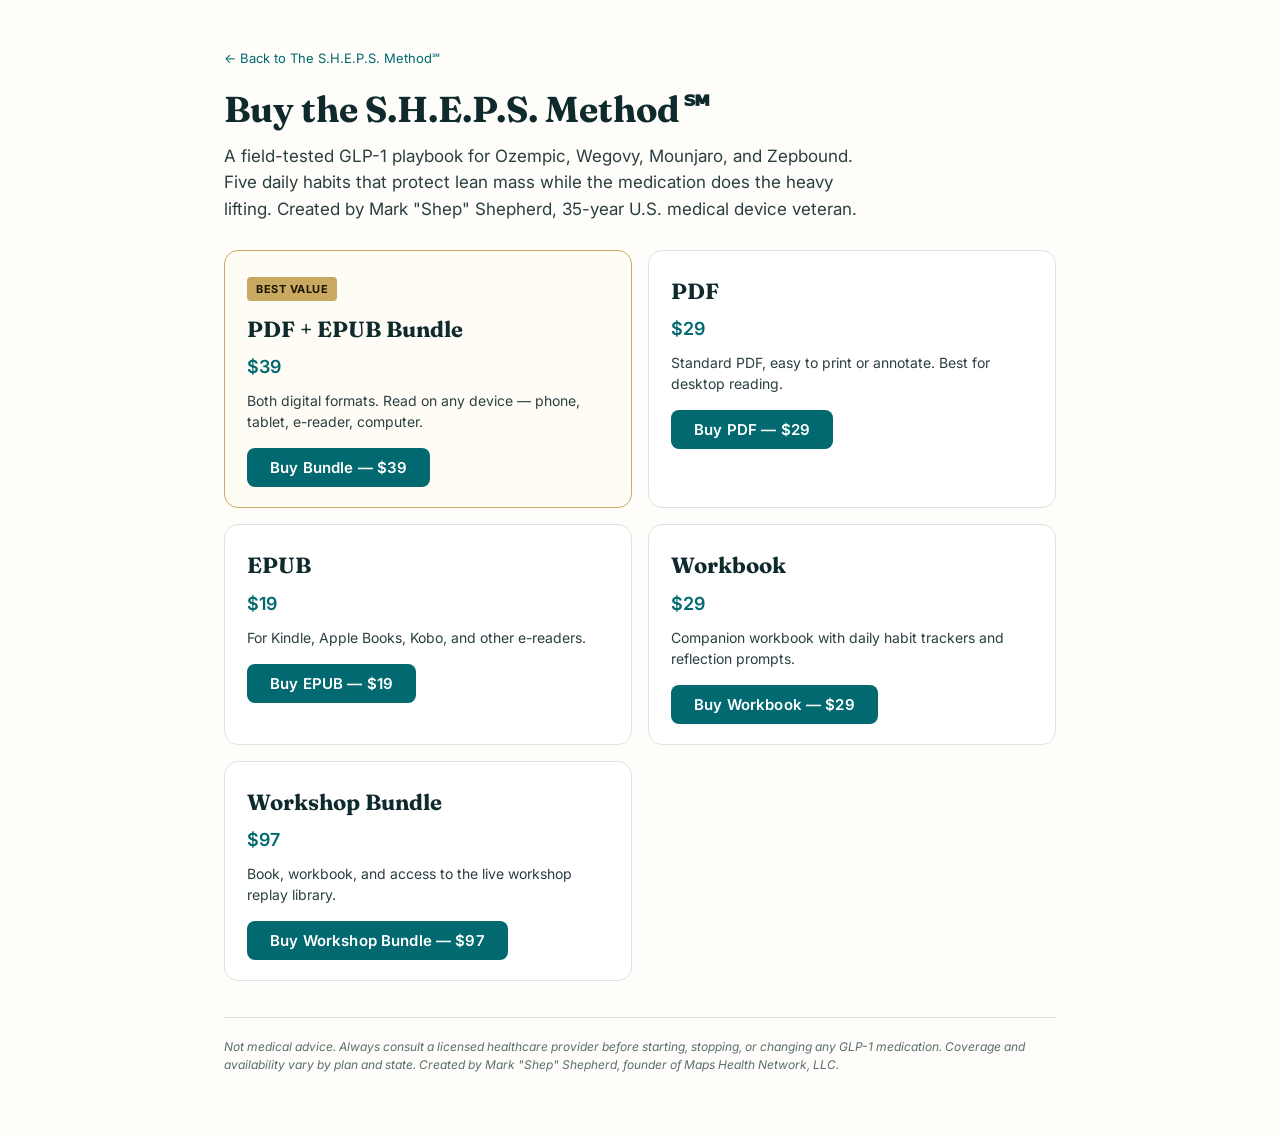
<file: buy.html>
<!doctype html>
<html lang="en">
<head>
<meta charset="utf-8" />
<meta name="viewport" content="width=device-width, initial-scale=1" />
<!-- Google tag (gtag.js) -->
<script async src="https://www.googletagmanager.com/gtag/js?id=G-XJ10VYEBLD"></script>
<script>
  window.dataLayer = window.dataLayer || [];
  function gtag(){dataLayer.push(arguments);}
  gtag('js', new Date());
  gtag('config', 'G-XJ10VYEBLD');
</script>
<title>Buy the S.H.E.P.S. Method℠ Book — by Mark "Shep" Shepherd</title>
<meta name="description" content="Buy the S.H.E.P.S. Method℠ — a field-tested GLP-1 playbook for Ozempic, Wegovy, Mounjaro, and Zepbound. PDF, EPUB, Bundle, Workbook, and Workshop Bundle options." />
<meta name="robots" content="index, follow" />
<link rel="canonical" href="https://shepsmethod.com/buy.html" />
<meta property="og:type" content="website" />
<meta property="og:title" content="Buy the S.H.E.P.S. Method℠ Book" />
<meta property="og:description" content="A field-tested GLP-1 playbook for Ozempic, Wegovy, Mounjaro, and Zepbound." />
<meta property="og:image" content="https://shepsmethod.com/images/book-cover.jpg" />
<meta property="og:url" content="https://shepsmethod.com/buy.html" />
<link rel="preconnect" href="https://fonts.googleapis.com">
<link rel="preconnect" href="https://fonts.gstatic.com" crossorigin>
<link href="https://fonts.googleapis.com/css2?family=Fraunces:ital,opsz,wght@0,9..144,500;0,9..144,600;0,9..144,700&family=Inter:wght@400;500;600;700&display=swap" rel="stylesheet">
<link rel="icon" type="image/svg+xml" href="data:image/svg+xml;utf8,<svg xmlns='http://www.w3.org/2000/svg' viewBox='0 0 32 32'><rect x='6' y='6' width='20' height='20' transform='rotate(45 16 16)' fill='%2301696F'/><text x='16' y='20.5' font-family='Arial,Helvetica,sans-serif' font-size='15' font-weight='900' fill='%23F7F6F2' text-anchor='middle'>S</text></svg>">
<link rel="stylesheet" href="assets/styles.css" />
<style>
  .buy-wrap { max-width: 880px; margin: 0 auto; padding: 48px 24px 64px; }
  .buy-wrap h1 { font-family: 'Fraunces', Georgia, serif; font-size: 36px; line-height: 1.15; margin: 0 0 12px; color: #0F2A2C; }
  .buy-wrap .lede { font-size: 17px; line-height: 1.55; color: #2A3F40; margin: 0 0 28px; max-width: 640px; }
  .buy-wrap .breadcrumb { font-size: 13px; color: #5A6E70; margin-bottom: 20px; }
  .buy-wrap .breadcrumb a { color: #01696F; text-decoration: none; }
  .buy-wrap .breadcrumb a:hover { text-decoration: underline; }
  .buy-grid { display: grid; grid-template-columns: 1fr; gap: 16px; margin-top: 16px; }
  @media (min-width: 720px) { .buy-grid { grid-template-columns: 1fr 1fr; } }
  .buy-card { border: 1px solid #DCE3E2; border-radius: 14px; padding: 22px 22px 20px; background: #FFFFFF; transition: border-color 0.15s ease, box-shadow 0.15s ease; }
  .buy-card:hover { border-color: #01696F; box-shadow: 0 4px 14px rgba(1,105,111,0.08); }
  .buy-card h2 { font-family: 'Fraunces', Georgia, serif; font-size: 22px; margin: 0 0 6px; color: #0F2A2C; }
  .buy-card .price { font-size: 18px; font-weight: 600; color: #01696F; margin: 0 0 10px; }
  .buy-card p { font-size: 14px; line-height: 1.5; color: #2A3F40; margin: 0 0 16px; }
  .buy-card .btn { display: inline-block; background: #01696F; color: #FFFFFF; padding: 11px 22px; border-radius: 8px; text-decoration: none; font-weight: 600; font-size: 15px; }
  .buy-card .btn:hover { background: #014C50; }
  .buy-card.featured { border-color: #C9A961; background: #FFFCF5; }
  .buy-card.featured .featured-tag { display: inline-block; background: #C9A961; color: #1A1500; font-size: 11px; font-weight: 700; letter-spacing: 0.5px; text-transform: uppercase; padding: 3px 9px; border-radius: 4px; margin-bottom: 10px; }
  .disclaimer { font-size: 12px; color: #5A6E70; margin-top: 36px; line-height: 1.5; border-top: 1px solid #DCE3E2; padding-top: 20px; }
</style>
</head>
<body>
<div class="buy-wrap">
  <p class="breadcrumb"><a href="/">← Back to The S.H.E.P.S. Method℠</a></p>

  <h1>Buy the S.H.E.P.S. Method℠</h1>
  <p class="lede">
    A field-tested GLP-1 playbook for Ozempic, Wegovy, Mounjaro, and Zepbound.
    Five daily habits that protect lean mass while the medication does the heavy lifting.
    Created by Mark "Shep" Shepherd, 35-year U.S. medical device veteran.
  </p>

  <div class="buy-grid">

    <div class="buy-card featured">
      <span class="featured-tag">Best value</span>
      <h2>PDF + EPUB Bundle</h2>
      <p class="price">$39</p>
      <p>Both digital formats. Read on any device — phone, tablet, e-reader, computer.</p>
      <a class="btn" href="https://buy.stripe.com/28E4gAbeA8PIdPzc3Rgw00r">Buy Bundle — $39</a>
    </div>

    <div class="buy-card">
      <h2>PDF</h2>
      <p class="price">$29</p>
      <p>Standard PDF, easy to print or annotate. Best for desktop reading.</p>
      <a class="btn" href="https://buy.stripe.com/00w8wQ4Qc8PI8vf5Ftgw00t">Buy PDF — $29</a>
    </div>

    <div class="buy-card">
      <h2>EPUB</h2>
      <p class="price">$19</p>
      <p>For Kindle, Apple Books, Kobo, and other e-readers.</p>
      <a class="btn" href="https://buy.stripe.com/8x2aEYgyU9TMaDn8RFgw00s">Buy EPUB — $19</a>
    </div>

    <div class="buy-card">
      <h2>Workbook</h2>
      <p class="price">$29</p>
      <p>Companion workbook with daily habit trackers and reflection prompts.</p>
      <a class="btn" href="https://buy.stripe.com/5kQ3cw82o8PI12N7NBgw00v">Buy Workbook — $29</a>
    </div>

    <div class="buy-card">
      <h2>Workshop Bundle</h2>
      <p class="price">$97</p>
      <p>Book, workbook, and access to the live workshop replay library.</p>
      <a class="btn" href="https://buy.stripe.com/bJefZibeAfe626R4Bpgw00u">Buy Workshop Bundle — $97</a>
    </div>

  </div>

  <p class="disclaimer">
    Not medical advice. Always consult a licensed healthcare provider before starting,
    stopping, or changing any GLP-1 medication. Coverage and availability vary by plan
    and state. Created by Mark "Shep" Shepherd, founder of Maps Health Network, LLC.
  </p>
</div>
</body>
</html>
</file>
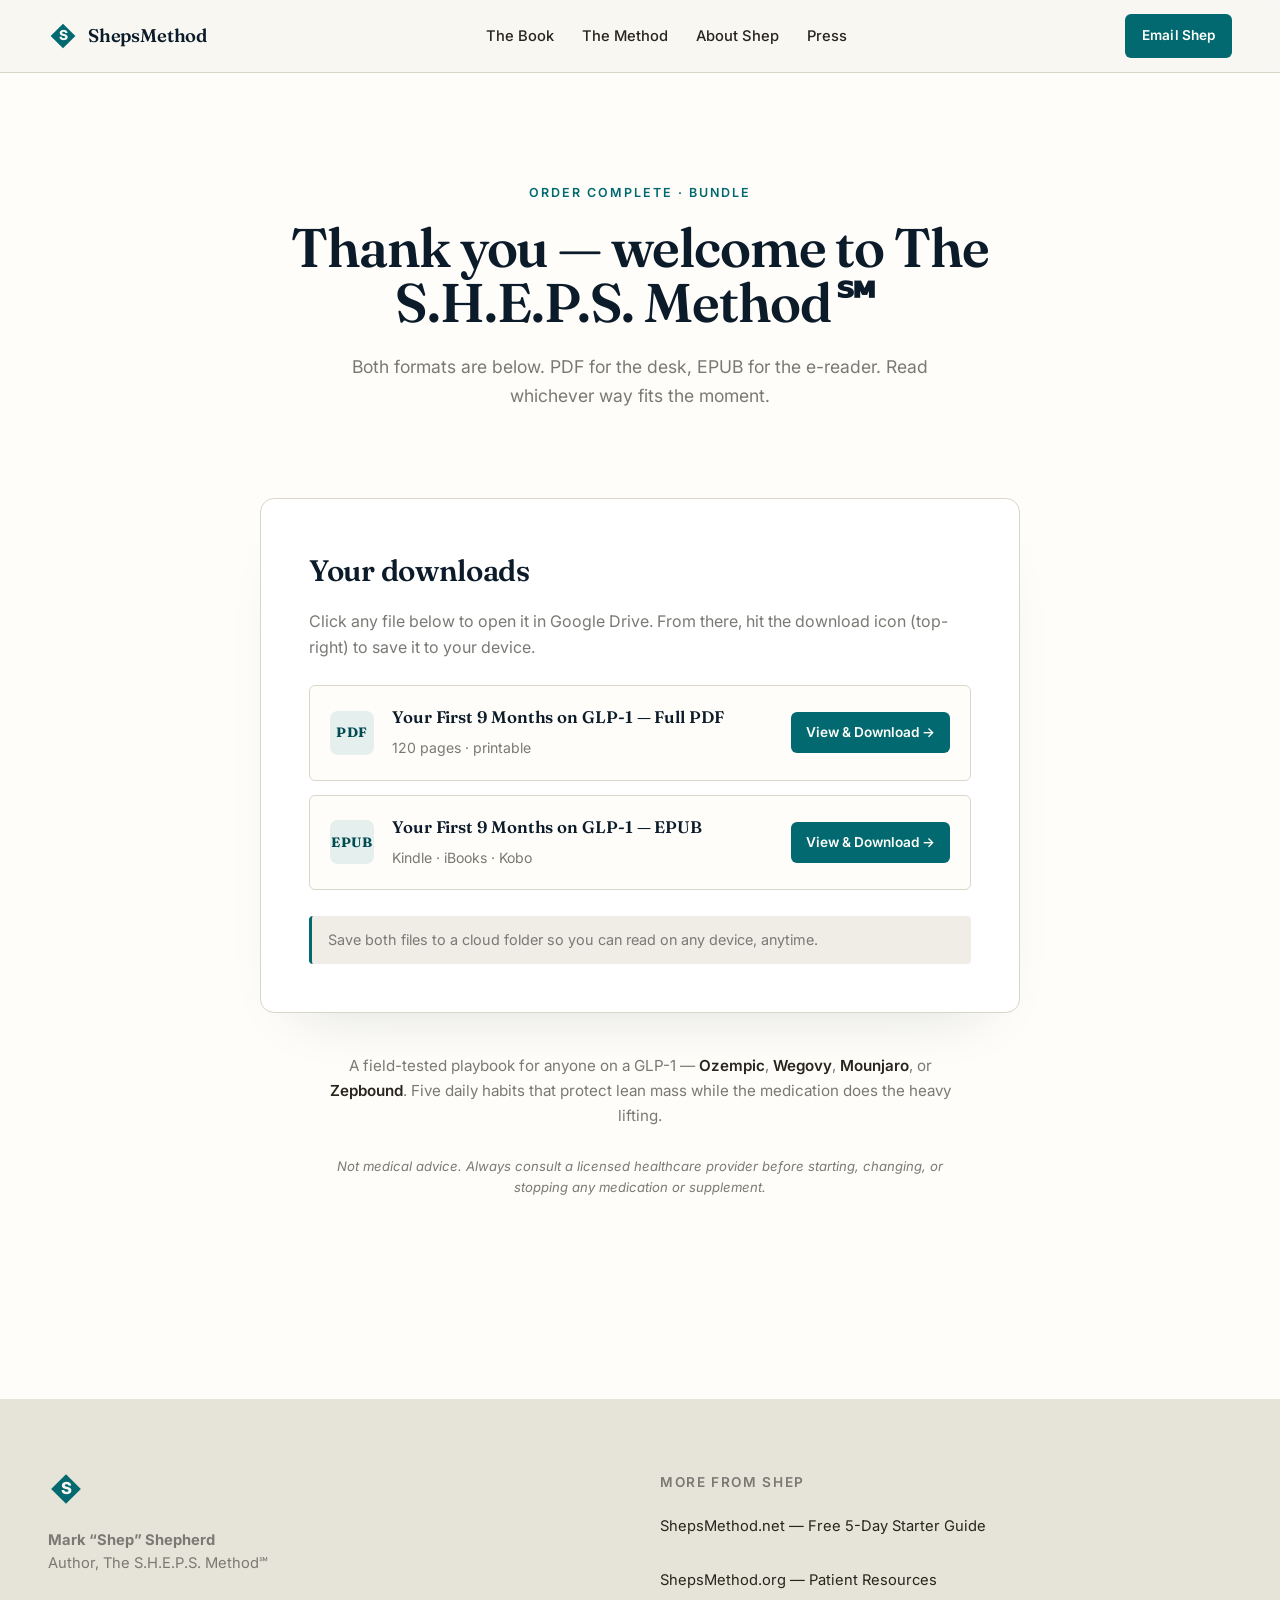
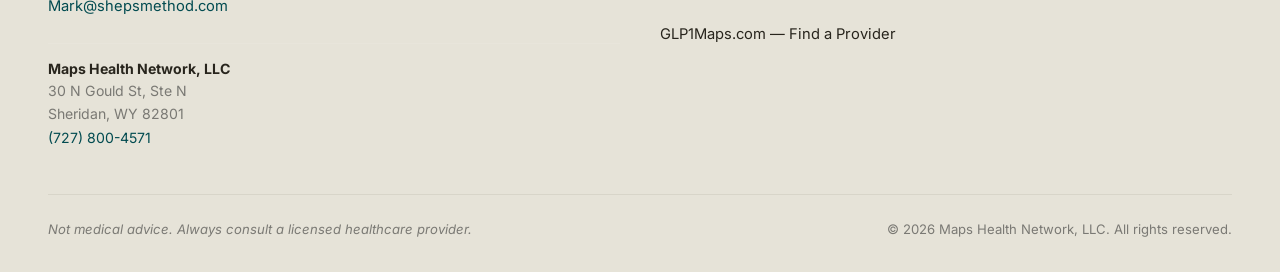
<file: thank-you-bundle.html>
<!doctype html>
<html lang="en">
<head>
<meta charset="utf-8" />
<meta name="viewport" content="width=device-width, initial-scale=1" />
<meta name="robots" content="noindex,follow" />
<title>Thank you &mdash; PDF + EPUB Bundle | The S.H.E.P.S. Method&#8480;</title>
<meta name="description" content="Thank you for buying the PDF + EPUB bundle of The S.H.E.P.S. Method&#8480;." />
<link rel="canonical" href="https://shepsmethod.com/" />
<link rel="preconnect" href="https://fonts.googleapis.com">
<link rel="preconnect" href="https://fonts.gstatic.com" crossorigin>
<link href="https://fonts.googleapis.com/css2?family=Fraunces:ital,opsz,wght@0,9..144,500;0,9..144,600;0,9..144,700;1,9..144,500;1,9..144,600&family=Inter:wght@400;500;600;700&display=swap" rel="stylesheet">
<link rel="icon" type="image/svg+xml" href="data:image/svg+xml;utf8,<svg xmlns='http://www.w3.org/2000/svg' viewBox='0 0 32 32'><rect x='6' y='6' width='20' height='20' transform='rotate(45 16 16)' fill='%2301696F'/><text x='16' y='20.5' font-family='Arial,Helvetica,sans-serif' font-size='15' font-weight='900' fill='%23F7F6F2' text-anchor='middle'>S</text></svg>">
<link rel="stylesheet" href="assets/styles.css" />
<link rel="stylesheet" href="assets/thank-you.css" />
</head>
<body>

<!-- ======== NAV ======== -->
<header class="nav" aria-label="Primary">
  <a href="index.html" class="nav-brand" aria-label="SHEPS Method home">
    <svg class="logo-diamond" viewBox="0 0 48 48" aria-hidden="true">
      <rect x="10" y="10" width="28" height="28" transform="rotate(45 24 24)" fill="currentColor"/>
      <text x="24" y="30" text-anchor="middle" font-family="Inter, Helvetica, Arial, sans-serif" font-size="22" font-weight="800" fill="#F7F6F2">S</text>
    </svg>
    <span class="nav-wordmark">ShepsMethod</span>
  </a>
  <nav class="nav-links" aria-label="Sections">
    <a href="index.html#book">The Book</a>
    <a href="index.html#method">The Method</a>
    <a href="index.html#about">About Shep</a>
    <a href="index.html#press">Press</a>
  </nav>
  <a class="btn btn-primary btn-sm" href="mailto:Mark@shepsmethod.com">Email Shep</a>
</header>

<main id="top">

<section class="ty-hero">
  <p class="kicker">Order complete &middot; Bundle</p>
  <h1 class="display">Thank you &mdash; welcome to The S.H.E.P.S. Method&#8480;</h1>
  <p class="hero-lede">Both formats are below. PDF for the desk, EPUB for the e-reader. Read whichever way fits the moment.</p>
</section>

<section class="section" style="padding-top: 0;">
  <div class="ty-card">
    <h2>Your downloads</h2>
    <p class="ty-card-lede">Click any file below to open it in Google Drive. From there, hit the download icon (top-right) to save it to your device.</p>
    <ul class="ty-downloads">
        <li>
          <a class="ty-download" href="https://drive.google.com/file/d/1qV-Ne1KXrPT73b-6e3nLRjn85EELKDrs/view?usp=drivesdk" target="_blank" rel="noopener">
            <span class="ty-download-icon" aria-hidden="true">PDF</span>
            <span class="ty-download-body">
              <strong>Your First 9 Months on GLP-1 &mdash; Full PDF</strong>
              <span>120 pages &middot; printable</span>
            </span>
            <span class="ty-download-cta">View &amp; Download &rarr;</span>
          </a>
        </li>
        <li>
          <a class="ty-download" href="https://drive.google.com/file/d/1ay0-lEk3M2GUxFRQ5AZkJp6J_6-_TZAU/view?usp=drivesdk" target="_blank" rel="noopener">
            <span class="ty-download-icon" aria-hidden="true">EPUB</span>
            <span class="ty-download-body">
              <strong>Your First 9 Months on GLP-1 &mdash; EPUB</strong>
              <span>Kindle &middot; iBooks &middot; Kobo</span>
            </span>
            <span class="ty-download-cta">View &amp; Download &rarr;</span>
          </a>
        </li>
    </ul>
    <p class="ty-tip">Save both files to a cloud folder so you can read on any device, anytime.</p>
  </div>

  

  <p class="ty-meds">A field-tested playbook for anyone on a GLP-1 &mdash; <strong>Ozempic</strong>, <strong>Wegovy</strong>, <strong>Mounjaro</strong>, or <strong>Zepbound</strong>. Five daily habits that protect lean mass while the medication does the heavy lifting.</p>
  <p class="ty-disclaimer">Not medical advice. Always consult a licensed healthcare provider before starting, changing, or stopping any medication or supplement.</p>
</section>

</main>

<!-- ======== FOOTER ======== -->
<footer class="footer">
  <div class="footer-top">
    <div class="footer-brand">
      <svg class="logo-diamond" viewBox="0 0 48 48" aria-hidden="true">
        <rect x="10" y="10" width="28" height="28" transform="rotate(45 24 24)" fill="currentColor"/>
        <text x="24" y="30" text-anchor="middle" font-family="Inter, Helvetica, Arial, sans-serif" font-size="22" font-weight="800" fill="#F7F6F2">S</text>
      </svg>
      <p><strong>Mark &ldquo;Shep&rdquo; Shepherd</strong><br/>Author, The S.H.E.P.S. Method&#8480;</p>
      <p><a href="mailto:Mark@shepsmethod.com">Mark@shepsmethod.com</a></p>
          <p class="business-info">
        <strong>Maps Health Network, LLC</strong><br/>
        30 N Gould St, Ste N<br/>
        Sheridan, WY 82801<br/>
        <a href="tel:+17278004571">(727) 800-4571</a>
      </p>
    </div>
    <div class="footer-links">
      <h4>More from Shep</h4>
      <ul>
        <li><a href="https://shepsmethod.net">ShepsMethod.net &mdash; Free 5-Day Starter Guide</a></li>
        <li><a href="https://shepsmethod.org">ShepsMethod.org &mdash; Patient Resources</a></li>
        <li><a href="https://glp1maps.com">GLP1Maps.com &mdash; Find a Provider</a></li>
      </ul>
    </div>
  </div>
  <div class="footer-bottom">
    <p class="disclaimer">Not medical advice. Always consult a licensed healthcare provider.</p>
    <p class="copyright">&copy; 2026 Maps Health Network, LLC. All rights reserved.</p>
  </div>
</footer>

</body>
</html>
</file>
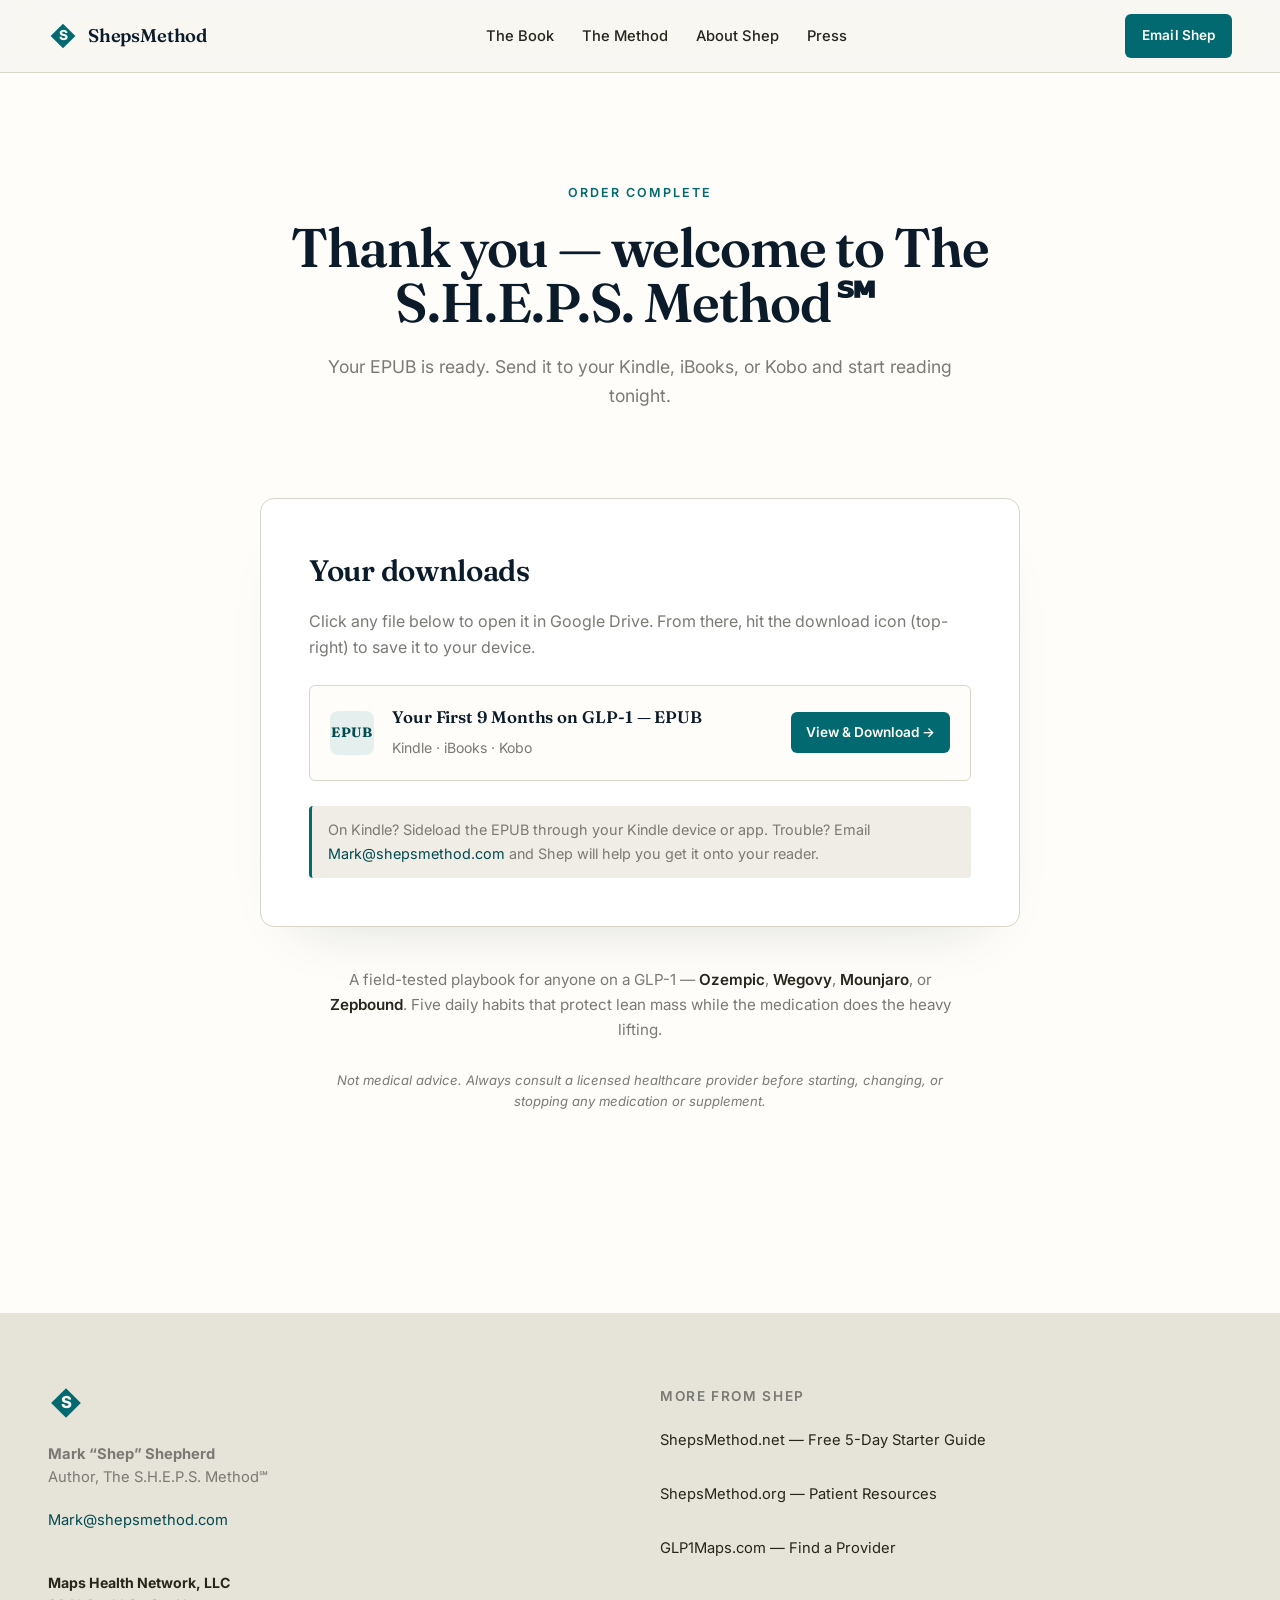
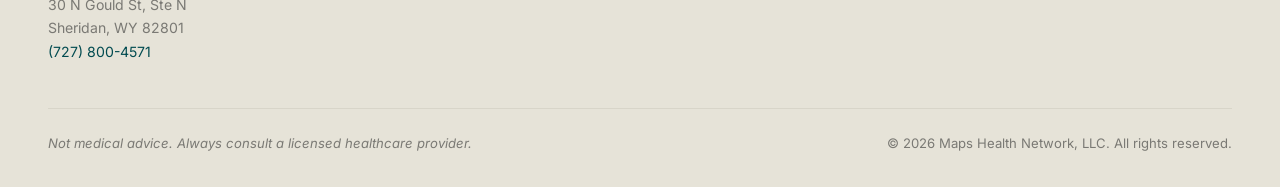
<file: thank-you-epub.html>
<!doctype html>
<html lang="en">
<head>
<meta charset="utf-8" />
<meta name="viewport" content="width=device-width, initial-scale=1" />
<meta name="robots" content="noindex,follow" />
<title>Thank you &mdash; EPUB | The S.H.E.P.S. Method&#8480;</title>
<meta name="description" content="Thank you for buying the EPUB edition of The S.H.E.P.S. Method&#8480;." />
<link rel="canonical" href="https://shepsmethod.com/" />
<link rel="preconnect" href="https://fonts.googleapis.com">
<link rel="preconnect" href="https://fonts.gstatic.com" crossorigin>
<link href="https://fonts.googleapis.com/css2?family=Fraunces:ital,opsz,wght@0,9..144,500;0,9..144,600;0,9..144,700;1,9..144,500;1,9..144,600&family=Inter:wght@400;500;600;700&display=swap" rel="stylesheet">
<link rel="icon" type="image/svg+xml" href="data:image/svg+xml;utf8,<svg xmlns='http://www.w3.org/2000/svg' viewBox='0 0 32 32'><rect x='6' y='6' width='20' height='20' transform='rotate(45 16 16)' fill='%2301696F'/><text x='16' y='20.5' font-family='Arial,Helvetica,sans-serif' font-size='15' font-weight='900' fill='%23F7F6F2' text-anchor='middle'>S</text></svg>">
<link rel="stylesheet" href="assets/styles.css" />
<link rel="stylesheet" href="assets/thank-you.css" />
</head>
<body>

<!-- ======== NAV ======== -->
<header class="nav" aria-label="Primary">
  <a href="index.html" class="nav-brand" aria-label="SHEPS Method home">
    <svg class="logo-diamond" viewBox="0 0 48 48" aria-hidden="true">
      <rect x="10" y="10" width="28" height="28" transform="rotate(45 24 24)" fill="currentColor"/>
      <text x="24" y="30" text-anchor="middle" font-family="Inter, Helvetica, Arial, sans-serif" font-size="22" font-weight="800" fill="#F7F6F2">S</text>
    </svg>
    <span class="nav-wordmark">ShepsMethod</span>
  </a>
  <nav class="nav-links" aria-label="Sections">
    <a href="index.html#book">The Book</a>
    <a href="index.html#method">The Method</a>
    <a href="index.html#about">About Shep</a>
    <a href="index.html#press">Press</a>
  </nav>
  <a class="btn btn-primary btn-sm" href="mailto:Mark@shepsmethod.com">Email Shep</a>
</header>

<main id="top">

<section class="ty-hero">
  <p class="kicker">Order complete</p>
  <h1 class="display">Thank you &mdash; welcome to The S.H.E.P.S. Method&#8480;</h1>
  <p class="hero-lede">Your EPUB is ready. Send it to your Kindle, iBooks, or Kobo and start reading tonight.</p>
</section>

<section class="section" style="padding-top: 0;">
  <div class="ty-card">
    <h2>Your downloads</h2>
    <p class="ty-card-lede">Click any file below to open it in Google Drive. From there, hit the download icon (top-right) to save it to your device.</p>
    <ul class="ty-downloads">
        <li>
          <a class="ty-download" href="https://drive.google.com/file/d/1ay0-lEk3M2GUxFRQ5AZkJp6J_6-_TZAU/view?usp=drivesdk" target="_blank" rel="noopener">
            <span class="ty-download-icon" aria-hidden="true">EPUB</span>
            <span class="ty-download-body">
              <strong>Your First 9 Months on GLP-1 &mdash; EPUB</strong>
              <span>Kindle &middot; iBooks &middot; Kobo</span>
            </span>
            <span class="ty-download-cta">View &amp; Download &rarr;</span>
          </a>
        </li>
    </ul>
    <p class="ty-tip">On Kindle? Sideload the EPUB through your Kindle device or app. Trouble? Email <a href="mailto:Mark@shepsmethod.com">Mark@shepsmethod.com</a> and Shep will help you get it onto your reader.</p>
  </div>

  

  <p class="ty-meds">A field-tested playbook for anyone on a GLP-1 &mdash; <strong>Ozempic</strong>, <strong>Wegovy</strong>, <strong>Mounjaro</strong>, or <strong>Zepbound</strong>. Five daily habits that protect lean mass while the medication does the heavy lifting.</p>
  <p class="ty-disclaimer">Not medical advice. Always consult a licensed healthcare provider before starting, changing, or stopping any medication or supplement.</p>
</section>

</main>

<!-- ======== FOOTER ======== -->
<footer class="footer">
  <div class="footer-top">
    <div class="footer-brand">
      <svg class="logo-diamond" viewBox="0 0 48 48" aria-hidden="true">
        <rect x="10" y="10" width="28" height="28" transform="rotate(45 24 24)" fill="currentColor"/>
        <text x="24" y="30" text-anchor="middle" font-family="Inter, Helvetica, Arial, sans-serif" font-size="22" font-weight="800" fill="#F7F6F2">S</text>
      </svg>
      <p><strong>Mark &ldquo;Shep&rdquo; Shepherd</strong><br/>Author, The S.H.E.P.S. Method&#8480;</p>
      <p><a href="mailto:Mark@shepsmethod.com">Mark@shepsmethod.com</a></p>
          <p class="business-info">
        <strong>Maps Health Network, LLC</strong><br/>
        30 N Gould St, Ste N<br/>
        Sheridan, WY 82801<br/>
        <a href="tel:+17278004571">(727) 800-4571</a>
      </p>
    </div>
    <div class="footer-links">
      <h4>More from Shep</h4>
      <ul>
        <li><a href="https://shepsmethod.net">ShepsMethod.net &mdash; Free 5-Day Starter Guide</a></li>
        <li><a href="https://shepsmethod.org">ShepsMethod.org &mdash; Patient Resources</a></li>
        <li><a href="https://glp1maps.com">GLP1Maps.com &mdash; Find a Provider</a></li>
      </ul>
    </div>
  </div>
  <div class="footer-bottom">
    <p class="disclaimer">Not medical advice. Always consult a licensed healthcare provider.</p>
    <p class="copyright">&copy; 2026 Maps Health Network, LLC. All rights reserved.</p>
  </div>
</footer>

</body>
</html>
</file>
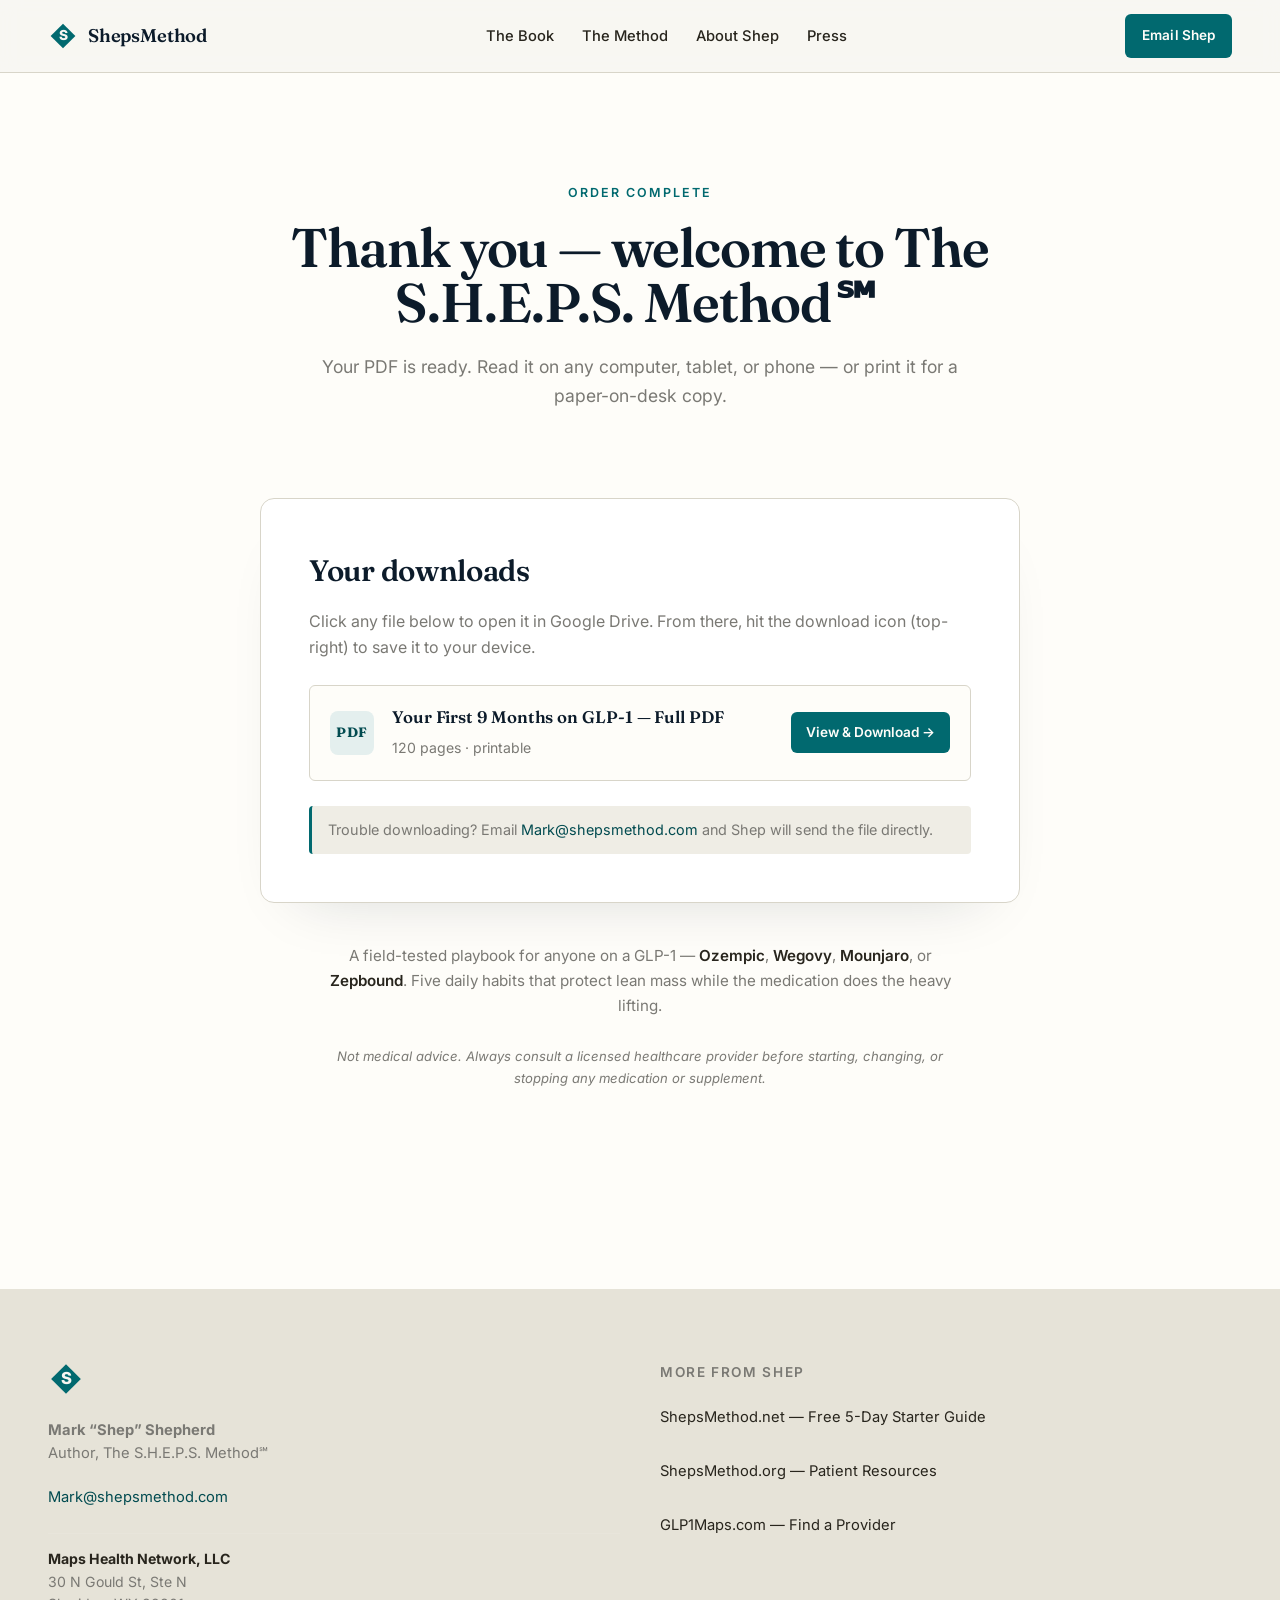
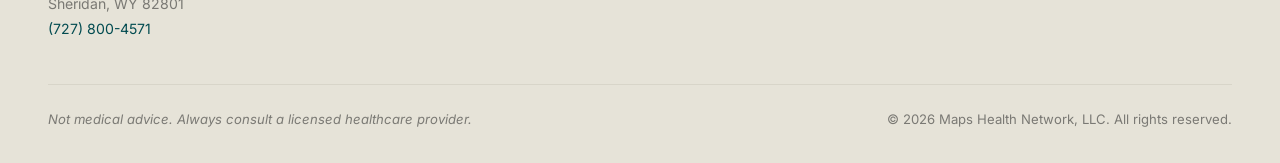
<file: thank-you-pdf.html>
<!doctype html>
<html lang="en">
<head>
<meta charset="utf-8" />
<meta name="viewport" content="width=device-width, initial-scale=1" />
<meta name="robots" content="noindex,follow" />
<title>Thank you &mdash; PDF | The S.H.E.P.S. Method&#8480;</title>
<meta name="description" content="Thank you for buying the PDF edition of The S.H.E.P.S. Method&#8480;." />
<link rel="canonical" href="https://shepsmethod.com/" />
<link rel="preconnect" href="https://fonts.googleapis.com">
<link rel="preconnect" href="https://fonts.gstatic.com" crossorigin>
<link href="https://fonts.googleapis.com/css2?family=Fraunces:ital,opsz,wght@0,9..144,500;0,9..144,600;0,9..144,700;1,9..144,500;1,9..144,600&family=Inter:wght@400;500;600;700&display=swap" rel="stylesheet">
<link rel="icon" type="image/svg+xml" href="data:image/svg+xml;utf8,<svg xmlns='http://www.w3.org/2000/svg' viewBox='0 0 32 32'><rect x='6' y='6' width='20' height='20' transform='rotate(45 16 16)' fill='%2301696F'/><text x='16' y='20.5' font-family='Arial,Helvetica,sans-serif' font-size='15' font-weight='900' fill='%23F7F6F2' text-anchor='middle'>S</text></svg>">
<link rel="stylesheet" href="assets/styles.css" />
<link rel="stylesheet" href="assets/thank-you.css" />
</head>
<body>

<!-- ======== NAV ======== -->
<header class="nav" aria-label="Primary">
  <a href="index.html" class="nav-brand" aria-label="SHEPS Method home">
    <svg class="logo-diamond" viewBox="0 0 48 48" aria-hidden="true">
      <rect x="10" y="10" width="28" height="28" transform="rotate(45 24 24)" fill="currentColor"/>
      <text x="24" y="30" text-anchor="middle" font-family="Inter, Helvetica, Arial, sans-serif" font-size="22" font-weight="800" fill="#F7F6F2">S</text>
    </svg>
    <span class="nav-wordmark">ShepsMethod</span>
  </a>
  <nav class="nav-links" aria-label="Sections">
    <a href="index.html#book">The Book</a>
    <a href="index.html#method">The Method</a>
    <a href="index.html#about">About Shep</a>
    <a href="index.html#press">Press</a>
  </nav>
  <a class="btn btn-primary btn-sm" href="mailto:Mark@shepsmethod.com">Email Shep</a>
</header>

<main id="top">

<section class="ty-hero">
  <p class="kicker">Order complete</p>
  <h1 class="display">Thank you &mdash; welcome to The S.H.E.P.S. Method&#8480;</h1>
  <p class="hero-lede">Your PDF is ready. Read it on any computer, tablet, or phone &mdash; or print it for a paper-on-desk copy.</p>
</section>

<section class="section" style="padding-top: 0;">
  <div class="ty-card">
    <h2>Your downloads</h2>
    <p class="ty-card-lede">Click any file below to open it in Google Drive. From there, hit the download icon (top-right) to save it to your device.</p>
    <ul class="ty-downloads">
        <li>
          <a class="ty-download" href="https://drive.google.com/file/d/1qV-Ne1KXrPT73b-6e3nLRjn85EELKDrs/view?usp=drivesdk" target="_blank" rel="noopener">
            <span class="ty-download-icon" aria-hidden="true">PDF</span>
            <span class="ty-download-body">
              <strong>Your First 9 Months on GLP-1 &mdash; Full PDF</strong>
              <span>120 pages &middot; printable</span>
            </span>
            <span class="ty-download-cta">View &amp; Download &rarr;</span>
          </a>
        </li>
    </ul>
    <p class="ty-tip">Trouble downloading? Email <a href="mailto:Mark@shepsmethod.com">Mark@shepsmethod.com</a> and Shep will send the file directly.</p>
  </div>

  

  <p class="ty-meds">A field-tested playbook for anyone on a GLP-1 &mdash; <strong>Ozempic</strong>, <strong>Wegovy</strong>, <strong>Mounjaro</strong>, or <strong>Zepbound</strong>. Five daily habits that protect lean mass while the medication does the heavy lifting.</p>
  <p class="ty-disclaimer">Not medical advice. Always consult a licensed healthcare provider before starting, changing, or stopping any medication or supplement.</p>
</section>

</main>

<!-- ======== FOOTER ======== -->
<footer class="footer">
  <div class="footer-top">
    <div class="footer-brand">
      <svg class="logo-diamond" viewBox="0 0 48 48" aria-hidden="true">
        <rect x="10" y="10" width="28" height="28" transform="rotate(45 24 24)" fill="currentColor"/>
        <text x="24" y="30" text-anchor="middle" font-family="Inter, Helvetica, Arial, sans-serif" font-size="22" font-weight="800" fill="#F7F6F2">S</text>
      </svg>
      <p><strong>Mark &ldquo;Shep&rdquo; Shepherd</strong><br/>Author, The S.H.E.P.S. Method&#8480;</p>
      <p><a href="mailto:Mark@shepsmethod.com">Mark@shepsmethod.com</a></p>
          <p class="business-info">
        <strong>Maps Health Network, LLC</strong><br/>
        30 N Gould St, Ste N<br/>
        Sheridan, WY 82801<br/>
        <a href="tel:+17278004571">(727) 800-4571</a>
      </p>
    </div>
    <div class="footer-links">
      <h4>More from Shep</h4>
      <ul>
        <li><a href="https://shepsmethod.net">ShepsMethod.net &mdash; Free 5-Day Starter Guide</a></li>
        <li><a href="https://shepsmethod.org">ShepsMethod.org &mdash; Patient Resources</a></li>
        <li><a href="https://glp1maps.com">GLP1Maps.com &mdash; Find a Provider</a></li>
      </ul>
    </div>
  </div>
  <div class="footer-bottom">
    <p class="disclaimer">Not medical advice. Always consult a licensed healthcare provider.</p>
    <p class="copyright">&copy; 2026 Maps Health Network, LLC. All rights reserved.</p>
  </div>
</footer>

</body>
</html>
</file>
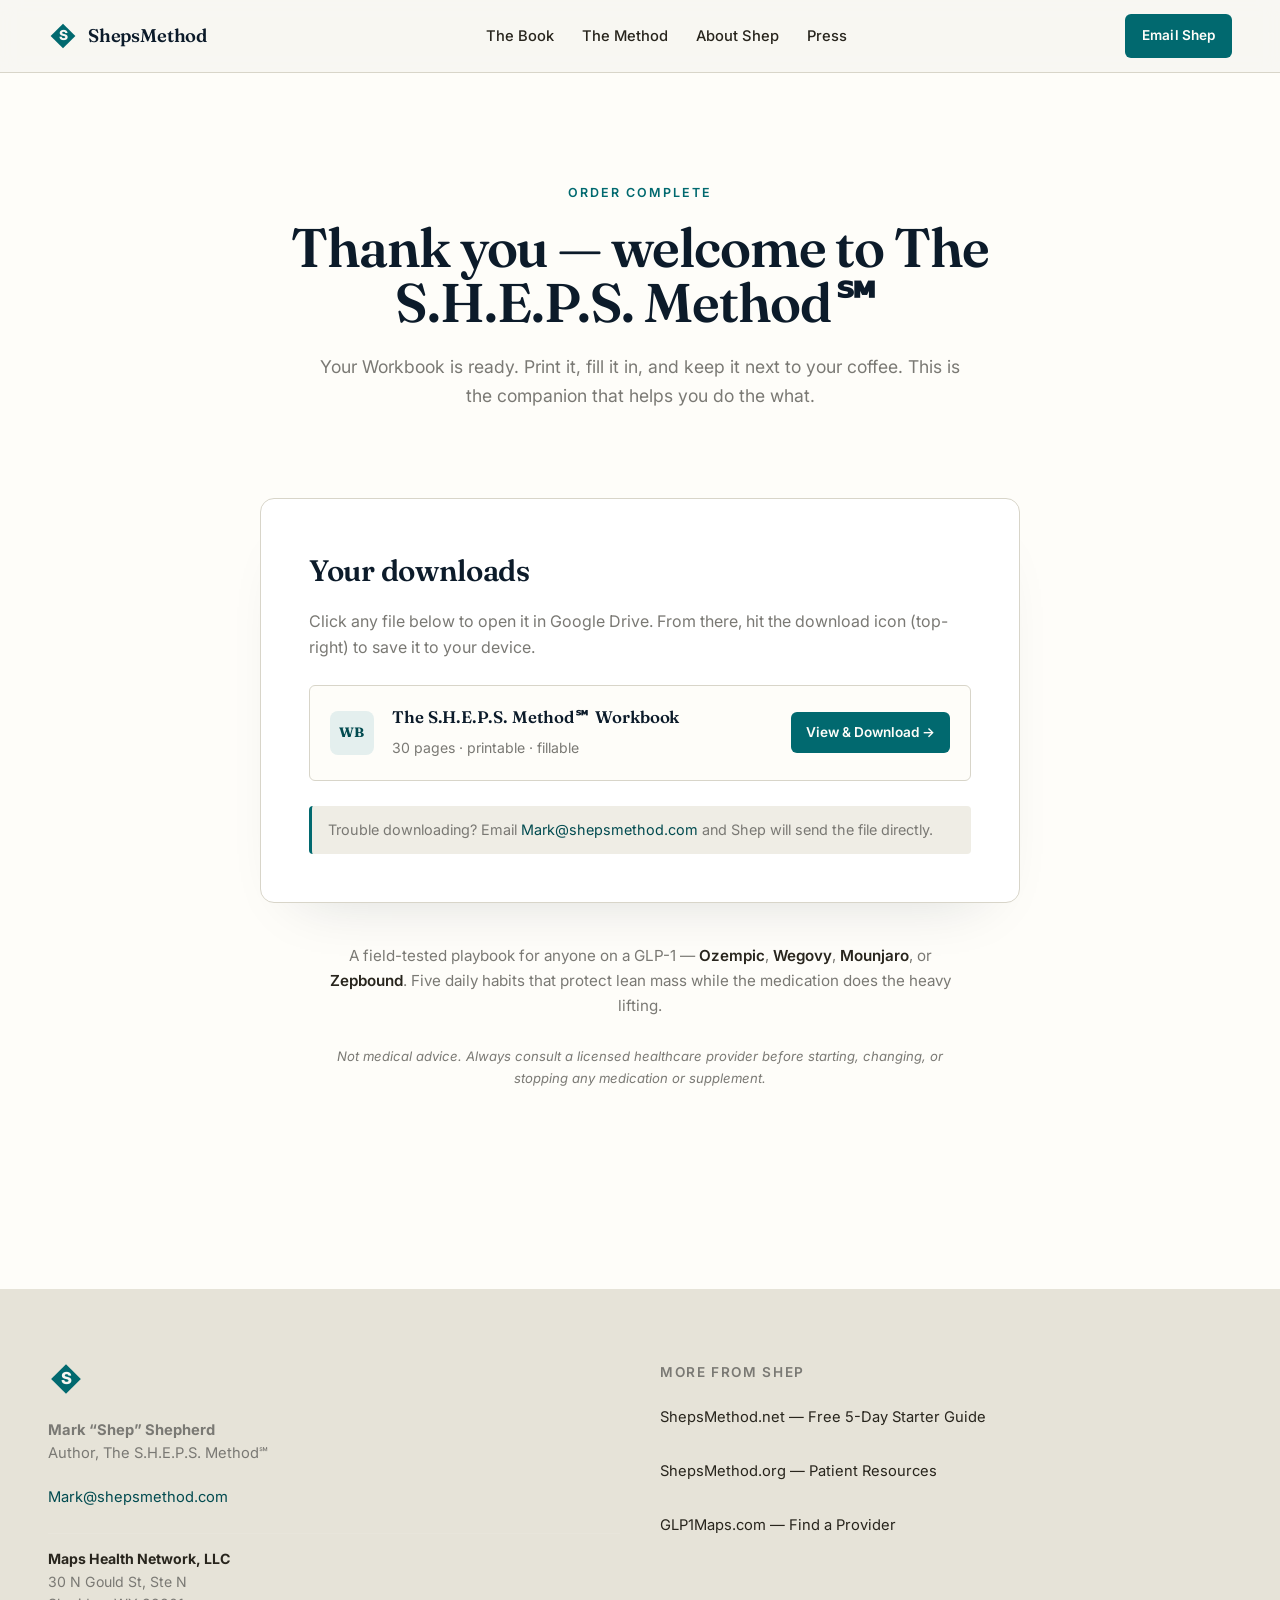
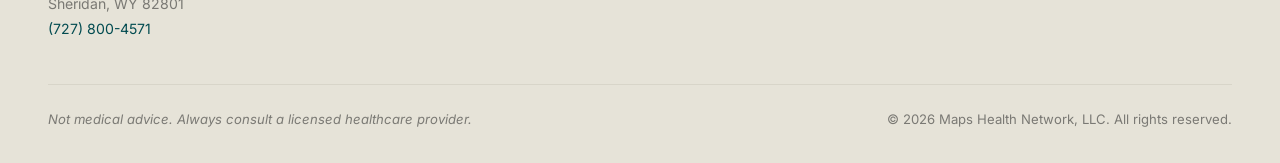
<file: thank-you-workbook.html>
<!doctype html>
<html lang="en">
<head>
<meta charset="utf-8" />
<meta name="viewport" content="width=device-width, initial-scale=1" />
<meta name="robots" content="noindex,follow" />
<title>Thank you &mdash; Workbook | The S.H.E.P.S. Method&#8480;</title>
<meta name="description" content="Thank you for buying The S.H.E.P.S. Method&#8480; Workbook companion." />
<link rel="canonical" href="https://shepsmethod.com/" />
<link rel="preconnect" href="https://fonts.googleapis.com">
<link rel="preconnect" href="https://fonts.gstatic.com" crossorigin>
<link href="https://fonts.googleapis.com/css2?family=Fraunces:ital,opsz,wght@0,9..144,500;0,9..144,600;0,9..144,700;1,9..144,500;1,9..144,600&family=Inter:wght@400;500;600;700&display=swap" rel="stylesheet">
<link rel="icon" type="image/svg+xml" href="data:image/svg+xml;utf8,<svg xmlns='http://www.w3.org/2000/svg' viewBox='0 0 32 32'><rect x='6' y='6' width='20' height='20' transform='rotate(45 16 16)' fill='%2301696F'/><text x='16' y='20.5' font-family='Arial,Helvetica,sans-serif' font-size='15' font-weight='900' fill='%23F7F6F2' text-anchor='middle'>S</text></svg>">
<link rel="stylesheet" href="assets/styles.css" />
<link rel="stylesheet" href="assets/thank-you.css" />
</head>
<body>

<!-- ======== NAV ======== -->
<header class="nav" aria-label="Primary">
  <a href="index.html" class="nav-brand" aria-label="SHEPS Method home">
    <svg class="logo-diamond" viewBox="0 0 48 48" aria-hidden="true">
      <rect x="10" y="10" width="28" height="28" transform="rotate(45 24 24)" fill="currentColor"/>
      <text x="24" y="30" text-anchor="middle" font-family="Inter, Helvetica, Arial, sans-serif" font-size="22" font-weight="800" fill="#F7F6F2">S</text>
    </svg>
    <span class="nav-wordmark">ShepsMethod</span>
  </a>
  <nav class="nav-links" aria-label="Sections">
    <a href="index.html#book">The Book</a>
    <a href="index.html#method">The Method</a>
    <a href="index.html#about">About Shep</a>
    <a href="index.html#press">Press</a>
  </nav>
  <a class="btn btn-primary btn-sm" href="mailto:Mark@shepsmethod.com">Email Shep</a>
</header>

<main id="top">

<section class="ty-hero">
  <p class="kicker">Order complete</p>
  <h1 class="display">Thank you &mdash; welcome to The S.H.E.P.S. Method&#8480;</h1>
  <p class="hero-lede">Your Workbook is ready. Print it, fill it in, and keep it next to your coffee. This is the companion that helps you do the what.</p>
</section>

<section class="section" style="padding-top: 0;">
  <div class="ty-card">
    <h2>Your downloads</h2>
    <p class="ty-card-lede">Click any file below to open it in Google Drive. From there, hit the download icon (top-right) to save it to your device.</p>
    <ul class="ty-downloads">
        <li>
          <a class="ty-download" href="https://drive.google.com/file/d/1HTFzfMjSOX8Ga_WfNMyBZDzqMzTr5BlM/view?usp=drivesdk" target="_blank" rel="noopener">
            <span class="ty-download-icon" aria-hidden="true">WB</span>
            <span class="ty-download-body">
              <strong>The S.H.E.P.S. Method&#8480; Workbook</strong>
              <span>30 pages &middot; printable &middot; fillable</span>
            </span>
            <span class="ty-download-cta">View &amp; Download &rarr;</span>
          </a>
        </li>
    </ul>
    <p class="ty-tip">Trouble downloading? Email <a href="mailto:Mark@shepsmethod.com">Mark@shepsmethod.com</a> and Shep will send the file directly.</p>
  </div>

  

  <p class="ty-meds">A field-tested playbook for anyone on a GLP-1 &mdash; <strong>Ozempic</strong>, <strong>Wegovy</strong>, <strong>Mounjaro</strong>, or <strong>Zepbound</strong>. Five daily habits that protect lean mass while the medication does the heavy lifting.</p>
  <p class="ty-disclaimer">Not medical advice. Always consult a licensed healthcare provider before starting, changing, or stopping any medication or supplement.</p>
</section>

</main>

<!-- ======== FOOTER ======== -->
<footer class="footer">
  <div class="footer-top">
    <div class="footer-brand">
      <svg class="logo-diamond" viewBox="0 0 48 48" aria-hidden="true">
        <rect x="10" y="10" width="28" height="28" transform="rotate(45 24 24)" fill="currentColor"/>
        <text x="24" y="30" text-anchor="middle" font-family="Inter, Helvetica, Arial, sans-serif" font-size="22" font-weight="800" fill="#F7F6F2">S</text>
      </svg>
      <p><strong>Mark &ldquo;Shep&rdquo; Shepherd</strong><br/>Author, The S.H.E.P.S. Method&#8480;</p>
      <p><a href="mailto:Mark@shepsmethod.com">Mark@shepsmethod.com</a></p>
          <p class="business-info">
        <strong>Maps Health Network, LLC</strong><br/>
        30 N Gould St, Ste N<br/>
        Sheridan, WY 82801<br/>
        <a href="tel:+17278004571">(727) 800-4571</a>
      </p>
    </div>
    <div class="footer-links">
      <h4>More from Shep</h4>
      <ul>
        <li><a href="https://shepsmethod.net">ShepsMethod.net &mdash; Free 5-Day Starter Guide</a></li>
        <li><a href="https://shepsmethod.org">ShepsMethod.org &mdash; Patient Resources</a></li>
        <li><a href="https://glp1maps.com">GLP1Maps.com &mdash; Find a Provider</a></li>
      </ul>
    </div>
  </div>
  <div class="footer-bottom">
    <p class="disclaimer">Not medical advice. Always consult a licensed healthcare provider.</p>
    <p class="copyright">&copy; 2026 Maps Health Network, LLC. All rights reserved.</p>
  </div>
</footer>

</body>
</html>
</file>
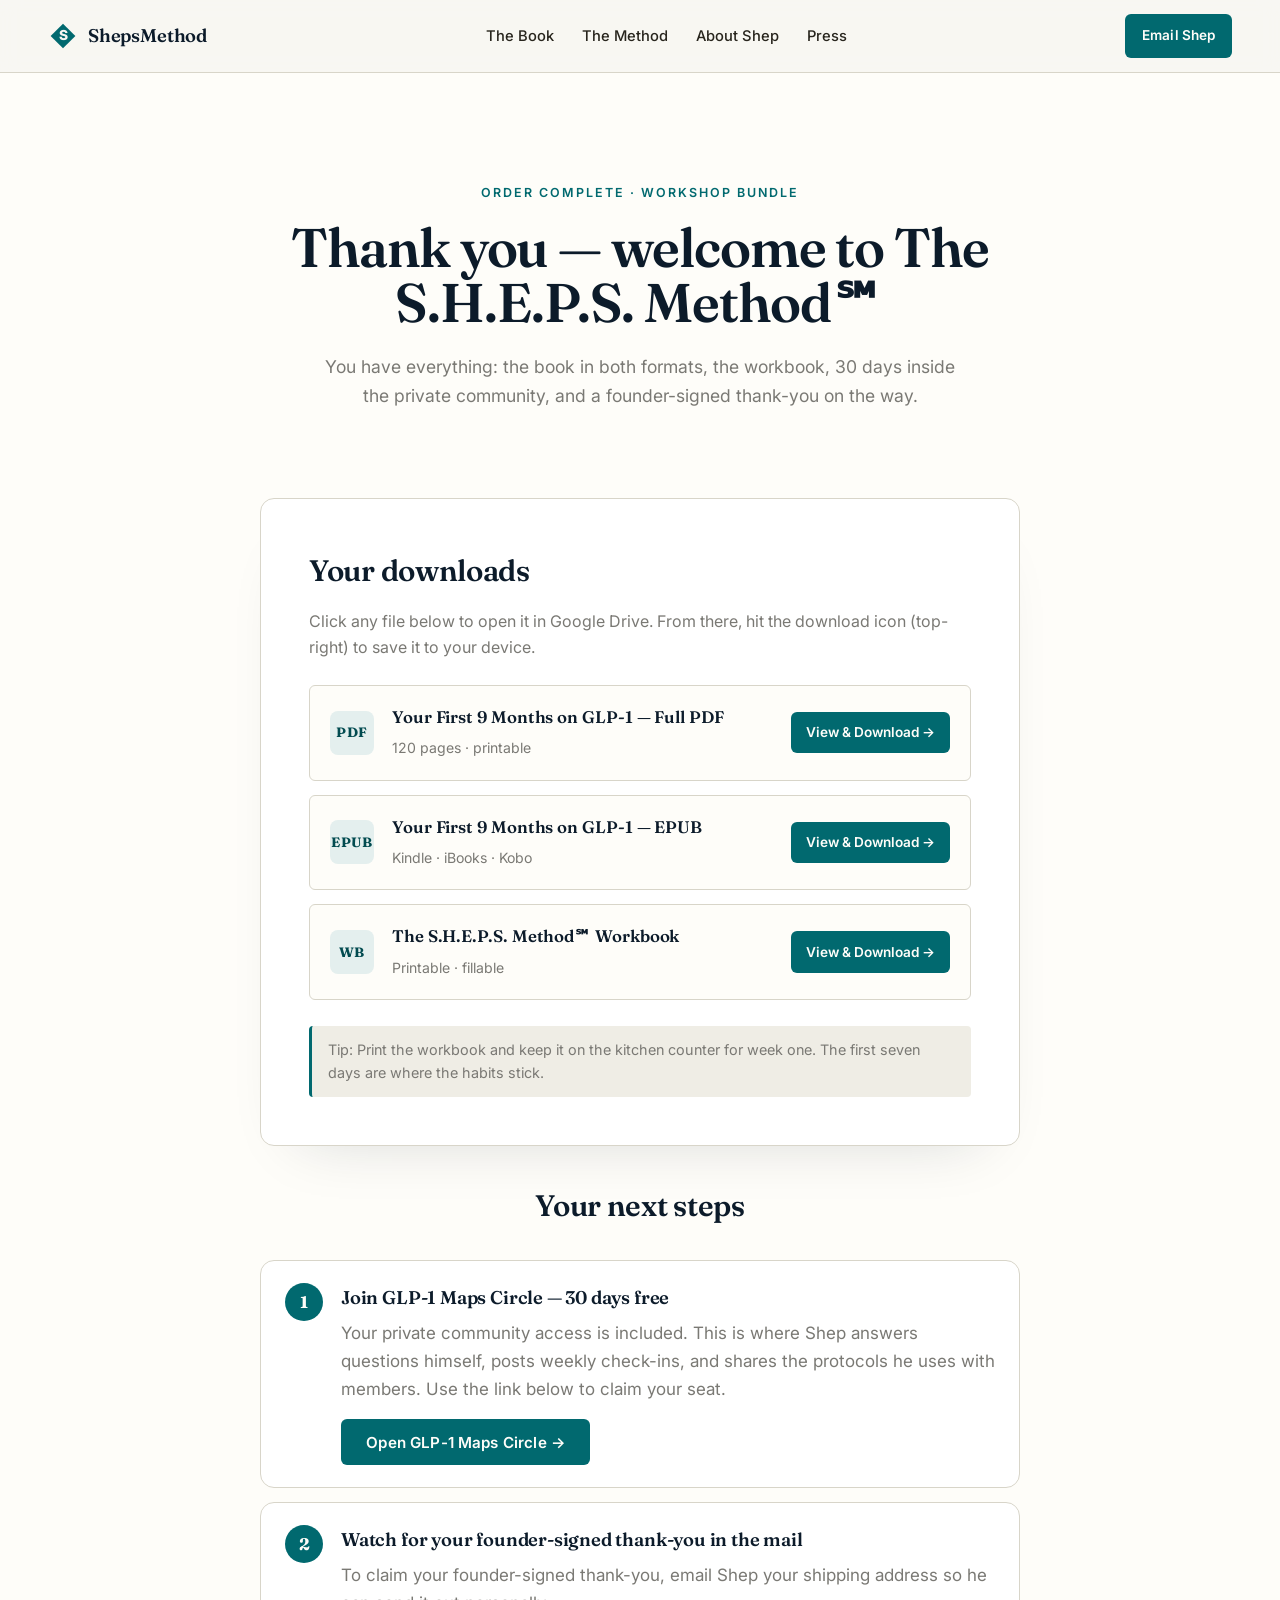
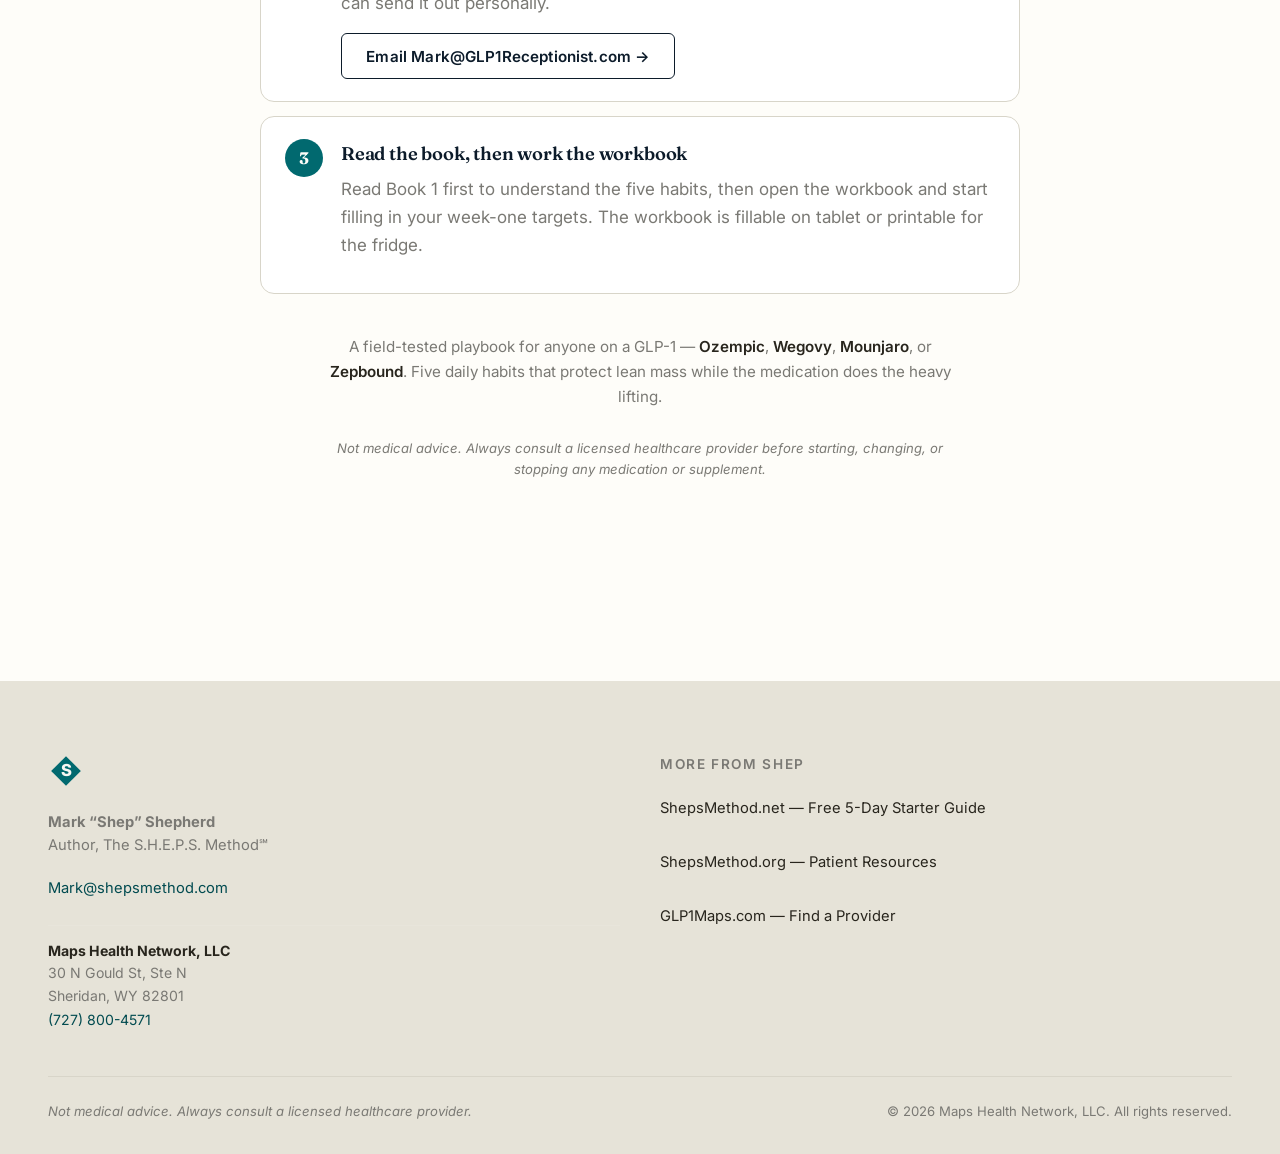
<file: thank-you-workshop.html>
<!doctype html>
<html lang="en">
<head>
<meta charset="utf-8" />
<meta name="viewport" content="width=device-width, initial-scale=1" />
<meta name="robots" content="noindex,follow" />
<title>Thank you &mdash; Workshop Bundle | The S.H.E.P.S. Method&#8480;</title>
<meta name="description" content="Thank you for buying the Workshop Bundle of The S.H.E.P.S. Method&#8480;." />
<link rel="canonical" href="https://shepsmethod.com/" />
<link rel="preconnect" href="https://fonts.googleapis.com">
<link rel="preconnect" href="https://fonts.gstatic.com" crossorigin>
<link href="https://fonts.googleapis.com/css2?family=Fraunces:ital,opsz,wght@0,9..144,500;0,9..144,600;0,9..144,700;1,9..144,500;1,9..144,600&family=Inter:wght@400;500;600;700&display=swap" rel="stylesheet">
<link rel="icon" type="image/svg+xml" href="data:image/svg+xml;utf8,<svg xmlns='http://www.w3.org/2000/svg' viewBox='0 0 32 32'><rect x='6' y='6' width='20' height='20' transform='rotate(45 16 16)' fill='%2301696F'/><text x='16' y='20.5' font-family='Arial,Helvetica,sans-serif' font-size='15' font-weight='900' fill='%23F7F6F2' text-anchor='middle'>S</text></svg>">
<link rel="stylesheet" href="assets/styles.css" />
<link rel="stylesheet" href="assets/thank-you.css" />
</head>
<body>

<!-- ======== NAV ======== -->
<header class="nav" aria-label="Primary">
  <a href="index.html" class="nav-brand" aria-label="SHEPS Method home">
    <svg class="logo-diamond" viewBox="0 0 48 48" aria-hidden="true">
      <rect x="10" y="10" width="28" height="28" transform="rotate(45 24 24)" fill="currentColor"/>
      <text x="24" y="30" text-anchor="middle" font-family="Inter, Helvetica, Arial, sans-serif" font-size="22" font-weight="800" fill="#F7F6F2">S</text>
    </svg>
    <span class="nav-wordmark">ShepsMethod</span>
  </a>
  <nav class="nav-links" aria-label="Sections">
    <a href="index.html#book">The Book</a>
    <a href="index.html#method">The Method</a>
    <a href="index.html#about">About Shep</a>
    <a href="index.html#press">Press</a>
  </nav>
  <a class="btn btn-primary btn-sm" href="mailto:Mark@shepsmethod.com">Email Shep</a>
</header>

<main id="top">

<section class="ty-hero">
  <p class="kicker">Order complete &middot; Workshop Bundle</p>
  <h1 class="display">Thank you &mdash; welcome to The S.H.E.P.S. Method&#8480;</h1>
  <p class="hero-lede">You have everything: the book in both formats, the workbook, 30 days inside the private community, and a founder-signed thank-you on the way.</p>
</section>

<section class="section" style="padding-top: 0;">
  <div class="ty-card">
    <h2>Your downloads</h2>
    <p class="ty-card-lede">Click any file below to open it in Google Drive. From there, hit the download icon (top-right) to save it to your device.</p>
    <ul class="ty-downloads">
        <li>
          <a class="ty-download" href="https://drive.google.com/file/d/1qV-Ne1KXrPT73b-6e3nLRjn85EELKDrs/view?usp=drivesdk" target="_blank" rel="noopener">
            <span class="ty-download-icon" aria-hidden="true">PDF</span>
            <span class="ty-download-body">
              <strong>Your First 9 Months on GLP-1 &mdash; Full PDF</strong>
              <span>120 pages &middot; printable</span>
            </span>
            <span class="ty-download-cta">View &amp; Download &rarr;</span>
          </a>
        </li>
        <li>
          <a class="ty-download" href="https://drive.google.com/file/d/1ay0-lEk3M2GUxFRQ5AZkJp6J_6-_TZAU/view?usp=drivesdk" target="_blank" rel="noopener">
            <span class="ty-download-icon" aria-hidden="true">EPUB</span>
            <span class="ty-download-body">
              <strong>Your First 9 Months on GLP-1 &mdash; EPUB</strong>
              <span>Kindle &middot; iBooks &middot; Kobo</span>
            </span>
            <span class="ty-download-cta">View &amp; Download &rarr;</span>
          </a>
        </li>
        <li>
          <a class="ty-download" href="https://drive.google.com/file/d/1HTFzfMjSOX8Ga_WfNMyBZDzqMzTr5BlM/view?usp=drivesdk" target="_blank" rel="noopener">
            <span class="ty-download-icon" aria-hidden="true">WB</span>
            <span class="ty-download-body">
              <strong>The S.H.E.P.S. Method&#8480; Workbook</strong>
              <span>Printable &middot; fillable</span>
            </span>
            <span class="ty-download-cta">View &amp; Download &rarr;</span>
          </a>
        </li>
    </ul>
    <p class="ty-tip">Tip: Print the workbook and keep it on the kitchen counter for week one. The first seven days are where the habits stick.</p>
  </div>

  <section class="ty-next">
  <h2>Your next steps</h2>
    <article class="ty-step">
      <span class="ty-step-num">1</span>
      <div class="ty-step-body">
        <h3>Join GLP-1 Maps Circle &mdash; 30 days free</h3>
        <p>Your private community access is included. This is where Shep answers questions himself, posts weekly check-ins, and shares the protocols he uses with members. Use the link below to claim your seat.</p><a class="btn btn-primary" href="https://shepsmethod.com/circle" target="_blank" rel="noopener">Open GLP-1 Maps Circle &rarr;</a>
      </div>
    </article>
    <article class="ty-step">
      <span class="ty-step-num">2</span>
      <div class="ty-step-body">
        <h3>Watch for your founder-signed thank-you in the mail</h3>
        <p>To claim your founder-signed thank-you, email Shep your shipping address so he can send it out personally.</p><a class="btn btn-ghost" href="mailto:Mark@GLP1Receptionist.com?subject=Workshop%20Bundle%20%E2%80%94%20signed%20thank-you%20address">Email Mark@GLP1Receptionist.com &rarr;</a>
      </div>
    </article>
    <article class="ty-step">
      <span class="ty-step-num">3</span>
      <div class="ty-step-body">
        <h3>Read the book, then work the workbook</h3>
        <p>Read Book 1 first to understand the five habits, then open the workbook and start filling in your week-one targets. The workbook is fillable on tablet or printable for the fridge.</p>
      </div>
    </article>
</section>

  <p class="ty-meds">A field-tested playbook for anyone on a GLP-1 &mdash; <strong>Ozempic</strong>, <strong>Wegovy</strong>, <strong>Mounjaro</strong>, or <strong>Zepbound</strong>. Five daily habits that protect lean mass while the medication does the heavy lifting.</p>
  <p class="ty-disclaimer">Not medical advice. Always consult a licensed healthcare provider before starting, changing, or stopping any medication or supplement.</p>
</section>

</main>

<!-- ======== FOOTER ======== -->
<footer class="footer">
  <div class="footer-top">
    <div class="footer-brand">
      <svg class="logo-diamond" viewBox="0 0 48 48" aria-hidden="true">
        <rect x="10" y="10" width="28" height="28" transform="rotate(45 24 24)" fill="currentColor"/>
        <text x="24" y="30" text-anchor="middle" font-family="Inter, Helvetica, Arial, sans-serif" font-size="22" font-weight="800" fill="#F7F6F2">S</text>
      </svg>
      <p><strong>Mark &ldquo;Shep&rdquo; Shepherd</strong><br/>Author, The S.H.E.P.S. Method&#8480;</p>
      <p><a href="mailto:Mark@shepsmethod.com">Mark@shepsmethod.com</a></p>
          <p class="business-info">
        <strong>Maps Health Network, LLC</strong><br/>
        30 N Gould St, Ste N<br/>
        Sheridan, WY 82801<br/>
        <a href="tel:+17278004571">(727) 800-4571</a>
      </p>
    </div>
    <div class="footer-links">
      <h4>More from Shep</h4>
      <ul>
        <li><a href="https://shepsmethod.net">ShepsMethod.net &mdash; Free 5-Day Starter Guide</a></li>
        <li><a href="https://shepsmethod.org">ShepsMethod.org &mdash; Patient Resources</a></li>
        <li><a href="https://glp1maps.com">GLP1Maps.com &mdash; Find a Provider</a></li>
      </ul>
    </div>
  </div>
  <div class="footer-bottom">
    <p class="disclaimer">Not medical advice. Always consult a licensed healthcare provider.</p>
    <p class="copyright">&copy; 2026 Maps Health Network, LLC. All rights reserved.</p>
  </div>
</footer>

</body>
</html>
</file>
<file: assets/styles.css>
/* =========================================================
   SHEPS METHOD — Shared Brand System
   Editorial • Warm • Authoritative
   ========================================================= */

:root {
  /* Color tokens */
  --teal: #01696F;
  --teal-ink: #024B50;
  --teal-soft: #E4EFEE;
  --navy: #0C1B2A;
  --navy-ink: #081421;
  --cream: #FEFDF9;
  --cream-2: #EFEDE5;
  --cream-3: #E6E3D8;
  --ink: #28251D;
  --ink-muted: #7A7974;
  --rule: #D8D5C9;
  --gold: #C89A3B; /* subtle editorial warm accent for book cover */

  /* Type */
  --serif: "Fraunces", Georgia, "Times New Roman", serif;
  --sans: "Inter", -apple-system, BlinkMacSystemFont, "Segoe UI", system-ui, sans-serif;

  /* Spacing / radius */
  --radius: 6px;
  --radius-lg: 14px;
  --container: 1200px;
  --gutter: clamp(20px, 4vw, 48px);
}

/* ---------- Reset-ish ---------- */
* { box-sizing: border-box; }
html, body { margin: 0; padding: 0; }
html { -webkit-font-smoothing: antialiased; text-rendering: optimizeLegibility; scroll-behavior: smooth; }
body {
  background: var(--cream);
  color: var(--ink);
  font-family: var(--sans);
  font-weight: 400;
  font-size: 17px;
  line-height: 1.65;
}
img { max-width: 100%; height: auto; display: block; }
a { color: var(--teal-ink); text-decoration: none; }
a:hover { text-decoration: underline; text-underline-offset: 3px; }
ul, ol { padding-left: 1.1em; }
blockquote { margin: 0; }
button { font: inherit; cursor: pointer; }

/* ---------- Type system ---------- */
.display {
  font-family: var(--serif);
  font-weight: 600;
  font-size: clamp(2.4rem, 6vw, 4.4rem);
  line-height: 1.02;
  letter-spacing: -0.02em;
  margin: 0 0 0.4em;
  color: var(--navy);
}
.h-display {
  font-family: var(--serif);
  font-weight: 600;
  font-size: clamp(1.8rem, 3.6vw, 2.75rem);
  line-height: 1.1;
  letter-spacing: -0.015em;
  margin: 0 0 0.4em;
  color: var(--navy);
}
.h-display.light { color: var(--cream); }
h3 { font-family: var(--serif); font-weight: 600; font-size: 1.35rem; margin: 0 0 .4em; color: var(--navy); letter-spacing: -0.01em; }
h4 { font-family: var(--sans); font-weight: 600; font-size: 0.85rem; text-transform: uppercase; letter-spacing: 0.12em; color: var(--ink-muted); margin: 0 0 .8em; }

.kicker {
  font-family: var(--sans);
  font-weight: 600;
  font-size: 0.78rem;
  text-transform: uppercase;
  letter-spacing: 0.16em;
  color: var(--teal);
  margin: 0 0 1rem;
}
.kicker.light { color: var(--teal-soft); }

.hero-sub {
  font-family: var(--sans);
  font-style: normal;
  font-weight: 600;
  font-size: clamp(1.2rem, 2.1vw, 1.55rem);
  color: var(--navy);
  margin: 0 0 1.4rem;
  line-height: 1.4;
  letter-spacing: -0.005em;
}
.hero-sub em { font-style: normal; font-weight: 600; }
.hero-lede {
  font-size: 1.05rem;
  color: var(--ink-muted);
  max-width: 46ch;
  margin: 0 0 2rem;
}
.section-lede {
  font-size: 1.1rem;
  color: var(--ink-muted);
  max-width: 60ch;
  margin: .5em auto 0;
}

p { margin: 0 0 1em; }
em { font-style: italic; }

/* ---------- Layout primitives ---------- */
.section {
  max-width: var(--container);
  margin: 0 auto;
  padding: clamp(64px, 10vw, 120px) var(--gutter);
}
.section-head { max-width: 780px; margin: 0 auto clamp(40px, 6vw, 72px); text-align: center; }

/* ---------- Buttons ---------- */
.btn {
  display: inline-flex;
  align-items: center;
  justify-content: center;
  gap: 0.5em;
  font-family: var(--sans);
  font-weight: 600;
  font-size: 0.95rem;
  letter-spacing: 0.01em;
  padding: 0.95em 1.6em;
  border-radius: var(--radius);
  border: 1px solid transparent;
  transition: transform 120ms ease, background 160ms ease, color 160ms ease, box-shadow 160ms ease;
  cursor: pointer;
  text-decoration: none;
  line-height: 1;
}
.btn-sm { padding: 0.7em 1.15em; font-size: 0.85rem; min-height: 44px; display: inline-flex; align-items: center; justify-content: center; }
.btn-primary { background: var(--teal); color: var(--cream); }
.btn-primary:hover { background: var(--teal-ink); text-decoration: none; transform: translateY(-1px); box-shadow: 0 8px 22px -12px rgba(1,105,111,.6); }
.btn-ghost { background: transparent; color: var(--navy); border-color: var(--navy); }
.btn-ghost:hover { background: var(--navy); color: var(--cream); text-decoration: none; }
.btn-cream { background: var(--cream); color: var(--navy); }
.btn-cream:hover { background: #fff; text-decoration: none; transform: translateY(-1px); }

/* ---------- NAV ---------- */
.nav {
  position: sticky;
  top: 0;
  z-index: 20;
  display: flex;
  align-items: center;
  justify-content: space-between;
  gap: 1.5rem;
  padding: 14px var(--gutter);
  background: rgba(247, 246, 242, 0.88);
  backdrop-filter: saturate(140%) blur(10px);
  -webkit-backdrop-filter: saturate(140%) blur(10px);
  border-bottom: 1px solid var(--rule);
}
.nav-brand { display: flex; align-items: center; gap: 10px; color: var(--teal); min-height: 44px; }
.nav-brand:hover { text-decoration: none; }
.nav-wordmark {
  font-family: var(--serif);
  font-weight: 600;
  font-size: 1.15rem;
  color: var(--navy);
  letter-spacing: -0.01em;
}
.logo-diamond { width: 30px; height: 30px; color: var(--teal); flex-shrink: 0; }
.nav-links {
  display: flex;
  gap: 1.75rem;
  font-size: 0.92rem;
  font-weight: 500;
}
.nav-links a { color: var(--ink); }
.nav-links a:hover { color: var(--teal); text-decoration: none; }

@media (max-width: 820px) {
  .nav-links { display: none; }
}

/* ---------- HERO ---------- */
.hero {
  padding: clamp(48px, 8vw, 96px) var(--gutter) clamp(56px, 8vw, 96px);
  max-width: var(--container);
  margin: 0 auto;
}
.hero-inner {
  display: grid;
  grid-template-columns: 1.15fr 0.85fr;
  gap: clamp(32px, 6vw, 80px);
  align-items: center;
}
.hero-copy { max-width: 640px; }
.cta-row { display: flex; flex-wrap: wrap; gap: 12px; margin-bottom: 1.5rem; }
.hero-meta {
  list-style: none; padding: 0; margin: 0;
  display: flex; flex-wrap: wrap; gap: 20px;
  font-size: 0.85rem;
  color: var(--ink-muted);
  text-transform: uppercase;
  letter-spacing: 0.1em;
  font-weight: 500;
}
.hero-meta li { position: relative; padding-right: 20px; }
.hero-meta li:not(:last-child)::after {
  content: ""; position: absolute; right: 0; top: 50%;
  width: 3px; height: 3px; background: var(--rule); border-radius: 50%;
  transform: translateY(-50%);
}

@media (max-width: 860px) {
  .hero-inner { grid-template-columns: 1fr; }
  .book-card { order: -1; max-width: 300px; margin: 0 auto; }
}

/* ---------- BOOK COVER (real JPG) ---------- */
.book-card { display: flex; justify-content: center; }
.book-cover-real {
  overflow: hidden;
  display: block;
  padding: 0;
  aspect-ratio: 1600 / 2560; /* Kindle cover native ratio */
}
.book-face-img {
  display: block;
  width: 100%;
  height: 100%;
  object-fit: contain;
  border-radius: 3px;
}
.book-cover {
  width: min(340px, 85%);
  aspect-ratio: 1600 / 2560;
  background: var(--navy);
  background: linear-gradient(160deg, #0C1B2A 0%, #081421 55%, #0C1B2A 100%);
  border-radius: 3px;
  box-shadow:
    0 30px 60px -20px rgba(12, 27, 42, 0.45),
    0 12px 24px -12px rgba(12, 27, 42, 0.25),
    inset 2px 0 0 rgba(255,255,255,0.05);
  position: relative;
  overflow: hidden;
  display: grid;
  color: var(--cream);
  transform: rotate(-1.2deg);
  transition: transform 400ms cubic-bezier(.2,.8,.2,1);
}
.book-cover:hover { transform: rotate(0deg) translateY(-4px); }
.book-spine {
  position: absolute; left: 0; top: 0; bottom: 0; width: 14px;
  background: linear-gradient(90deg, rgba(0,0,0,0.4), transparent);
  border-right: 1px solid rgba(255,255,255,0.06);
}
.book-face {
  padding: 38px 30px 30px;
  display: grid;
  grid-template-rows: auto auto 1fr auto auto auto;
  text-align: left;
  height: 100%;
}
.bc-series {
  font-family: var(--sans);
  font-size: 0.58rem;
  letter-spacing: 0.22em;
  color: var(--teal-soft);
  text-transform: uppercase;
  font-weight: 600;
  margin: 0 0 30px;
}
.bc-big {
  font-family: var(--serif);
  font-weight: 700;
  font-size: clamp(3.6rem, 9vw, 5.4rem);
  line-height: 0.9;
  margin: 0 0 6px;
  color: var(--teal-soft);
  letter-spacing: -0.04em;
  display: flex;
  align-items: baseline;
  gap: 10px;
}
.bc-small {
  font-family: var(--serif);
  font-style: italic;
  font-weight: 500;
  font-size: 1.25rem;
  color: var(--cream);
  letter-spacing: 0;
}
.bc-sub {
  font-family: var(--serif);
  font-weight: 600;
  font-size: 1.05rem;
  line-height: 1.15;
  color: var(--cream);
  margin: 0 0 18px;
  letter-spacing: -0.005em;
}
.bc-rule {
  width: 40px; height: 2px; background: var(--gold); margin: 10px 0 14px;
}
.bc-strap {
  font-family: var(--serif);
  font-style: italic;
  font-weight: 500;
  font-size: 0.92rem;
  color: rgba(247,246,242,0.8);
  line-height: 1.3;
  margin: 0;
}
.bc-author {
  font-family: var(--sans);
  font-size: 0.68rem;
  font-weight: 600;
  letter-spacing: 0.22em;
  text-transform: uppercase;
  color: var(--cream);
  margin: 22px 0 0;
}

/* ---------- BEFORE / AFTER ---------- */
.ba { padding-top: clamp(64px, 10vw, 120px); padding-bottom: clamp(32px, 6vw, 72px); }
.ba-grid {
  display: grid;
  grid-template-columns: 1fr 1fr;
  gap: clamp(16px, 3vw, 32px);
  max-width: 1000px; margin: 0 auto;
}
.ba-grid figure { margin: 0; }
.ba-grid img {
  border-radius: var(--radius-lg);
  box-shadow: 0 18px 40px -20px rgba(12, 27, 42, 0.3);
  aspect-ratio: 3/4;
  object-fit: cover;
  width: 100%;
}
.ba-grid figcaption {
  font-family: var(--sans);
  font-size: 0.85rem;
  color: var(--ink-muted);
  margin-top: 14px;
  letter-spacing: 0.06em;
  text-transform: uppercase;
  text-align: center;
}
.ba-label {
  font-family: var(--serif);
  font-style: italic;
  font-weight: 600;
  color: var(--teal);
  font-size: 1rem;
  letter-spacing: 0;
  text-transform: none;
  margin-right: 6px;
}
.pullquote {
  max-width: 720px;
  margin: clamp(40px, 6vw, 72px) auto 0;
  font-family: var(--serif);
  font-style: italic;
  font-weight: 500;
  font-size: clamp(1.35rem, 2.4vw, 1.8rem);
  line-height: 1.35;
  color: var(--navy);
  text-align: center;
  border-top: 1px solid var(--rule);
  padding-top: 40px;
}
.pullquote cite {
  display: block;
  font-family: var(--sans);
  font-style: normal;
  font-weight: 500;
  font-size: 0.8rem;
  letter-spacing: 0.14em;
  text-transform: uppercase;
  color: var(--ink-muted);
  margin-top: 16px;
}

@media (max-width: 640px) {
  .ba-grid { grid-template-columns: 1fr 1fr; gap: 12px; }
  .ba-grid img { aspect-ratio: 3/4; }
}

/* ---------- METHOD CARDS ---------- */
.method { background: var(--cream-2); max-width: none; }
.method > * { max-width: var(--container); margin-left: auto; margin-right: auto; }
.method-grid {
  display: grid;
  grid-template-columns: repeat(5, 1fr);
  gap: 18px;
}
.m-card {
  background: var(--cream);
  border: 1px solid var(--rule);
  border-radius: var(--radius-lg);
  padding: 28px 22px 26px;
  transition: transform 200ms ease, box-shadow 200ms ease, border-color 200ms ease;
}
.m-card:hover {
  transform: translateY(-3px);
  box-shadow: 0 16px 36px -22px rgba(12, 27, 42, 0.28);
  border-color: var(--teal);
}
.m-letter {
  display: inline-flex;
  align-items: center; justify-content: center;
  width: 42px; height: 42px;
  background: var(--teal);
  color: var(--cream);
  border-radius: 50%;
  font-family: var(--serif);
  font-weight: 700;
  font-size: 1.2rem;
  margin-bottom: 18px;
}
.m-card p { font-size: 0.95rem; color: var(--ink-muted); margin: 0; }

@media (max-width: 1000px) {
  .method-grid { grid-template-columns: repeat(2, 1fr); }
}
@media (max-width: 520px) {
  .method-grid { grid-template-columns: 1fr; }
}

/* ---------- ABOUT ---------- */
.about-grid {
  display: grid;
  grid-template-columns: 0.75fr 1.25fr;
  gap: clamp(32px, 6vw, 72px);
  align-items: center;
}
.about-photos {
  display: grid;
  grid-template-columns: 1fr 1fr;
  gap: 18px;
  max-width: 460px;
}
.about-photo { max-width: 100%; margin: 0; }
.about-photo img {
  width: 100%;
  height: auto;
  aspect-ratio: 3 / 4;
  border-radius: var(--radius-lg);
  object-fit: cover;
  box-shadow: 0 22px 50px -24px rgba(12,27,42,0.35);
  background: var(--cream);
}
.about-photo figcaption {
  font-family: var(--sans);
  font-size: 0.82rem;
  color: var(--ink-muted);
  margin-top: 12px;
  letter-spacing: 0.06em;
  text-transform: uppercase;
}
.about-copy p { font-size: 1.05rem; line-height: 1.7; max-width: 58ch; }
.sig {
  font-family: var(--serif); font-style: italic; font-weight: 500;
  font-size: 1.05rem; margin-top: 1.4em; color: var(--navy);
}
.sig-sub { font-family: var(--sans); font-style: normal; font-size: 0.82rem; color: var(--ink-muted); letter-spacing: 0.04em; }

@media (max-width: 860px) {
  .about-grid { grid-template-columns: 1fr; }
  .about-photos { max-width: 460px; margin: 0 auto; }
}

/* ---------- INSIDE THE BOOK ---------- */
.inside { background: var(--cream-2); max-width: none; }
.inside > * { max-width: var(--container); margin-left: auto; margin-right: auto; }
.inside-grid {
  list-style: none;
  padding: 0;
  display: grid;
  grid-template-columns: repeat(4, 1fr);
  gap: 18px;
}
.i-card {
  background: var(--cream);
  border: 1px solid var(--rule);
  border-radius: var(--radius-lg);
  padding: 30px 26px;
  position: relative;
}
.i-num {
  font-family: var(--serif);
  font-weight: 700;
  font-size: 2rem;
  color: var(--teal);
  display: block;
  margin-bottom: 14px;
  line-height: 1;
  letter-spacing: 0.02em;
}
.i-card p { font-size: 0.95rem; color: var(--ink-muted); margin: 0; }

@media (max-width: 900px) {
  .inside-grid { grid-template-columns: repeat(2, 1fr); }
}
@media (max-width: 520px) {
  .inside-grid { grid-template-columns: 1fr; }
}

/* ---------- PRESS ---------- */
.press { padding-top: clamp(48px, 6vw, 80px); }
.press-card {
  max-width: 820px;
  margin: 0 auto;
  background: var(--cream);
  border: 1px solid var(--rule);
  border-radius: var(--radius-lg);
  padding: clamp(40px, 5vw, 64px);
  text-align: center;
  box-shadow: 0 20px 50px -30px rgba(12,27,42,0.22);
}
.press-card p { max-width: 56ch; margin-left: auto; margin-right: auto; color: var(--ink-muted); }
.press-email { font-family: var(--serif); font-style: italic; color: var(--navy); margin-top: 18px; font-size: 1rem; }

/* ---------- FINAL CTA BAND ---------- */
.cta-band {
  background: var(--navy);
  color: var(--cream);
  padding: clamp(64px, 8vw, 110px) var(--gutter);
  text-align: center;
  margin-top: clamp(40px, 6vw, 80px);
}
.cta-band .h-display { max-width: 20ch; margin: 0 auto 32px; }
.cta-band .btn-cream { padding: 1.1em 2em; font-size: 1rem; }
.cta-fine {
  font-family: var(--serif);
  font-style: italic;
  font-size: 0.95rem;
  color: rgba(247,246,242,0.6);
  margin-top: 28px;
}

/* ---------- FOOTER ---------- */
.footer {
  background: var(--cream-3);
  padding: clamp(48px, 6vw, 72px) var(--gutter) 32px;
}
.footer-top {
  max-width: var(--container);
  margin: 0 auto;
  display: grid;
  grid-template-columns: 1fr 1fr;
  gap: 40px;
  padding-bottom: 32px;
  border-bottom: 1px solid var(--rule);
}
.footer-brand .logo-diamond { width: 36px; height: 36px; margin-bottom: 14px; }
.footer-brand p { margin: 0 0 10px; font-size: 0.92rem; color: var(--ink-muted); line-height: 1.55; }
.footer-brand a { color: var(--teal-ink); display: inline-flex; align-items: center; min-height: 44px; padding: 6px 0; }
.footer-links ul { list-style: none; padding: 0; margin: 0; }
.footer-links li { margin-bottom: 10px; font-size: 0.92rem; }
.footer-links a { color: var(--ink); display: inline-flex; align-items: center; min-height: 44px; padding: 6px 0; }
.footer-links a:hover { color: var(--teal); }
.footer-bottom {
  max-width: var(--container); margin: 0 auto;
  padding-top: 24px;
  display: flex; flex-wrap: wrap; justify-content: space-between; gap: 12px;
  font-size: 0.82rem; color: var(--ink-muted);
}
.disclaimer { font-style: italic; margin: 0; }
.copyright { margin: 0; }
@media (max-width: 640px) {
  .footer-top { grid-template-columns: 1fr; }
}

/* ---------- REVEAL ANIMATIONS ---------- */
.reveal { opacity: 0; transform: translateY(16px); transition: opacity 700ms ease, transform 700ms cubic-bezier(.2,.8,.2,1); }
.reveal.is-visible { opacity: 1; transform: none; }

@media (prefers-reduced-motion: reduce) {
  .reveal { opacity: 1 !important; transform: none !important; transition: none !important; }
  html { scroll-behavior: auto; }
  .book-cover { transition: none; }
}

/* ---------- FOCUS ---------- */
a:focus-visible, button:focus-visible, .btn:focus-visible {
  outline: 2px solid var(--teal);
  outline-offset: 3px;
}

/* ---------- Utility ---------- */
.sr-only {
  position: absolute; width: 1px; height: 1px; padding: 0; margin: -1px;
  overflow: hidden; clip: rect(0,0,0,0); white-space: nowrap; border: 0;
}

/* ---------- PRICING ---------- */
.pricing { padding-top: clamp(56px, 7vw, 96px); padding-bottom: clamp(40px, 5vw, 64px); }
.price-grid {
  max-width: var(--container);
  margin: 0 auto;
  display: grid;
  grid-template-columns: repeat(3, 1fr);
  gap: 24px;
  align-items: stretch;
}
.price-card {
  position: relative;
  display: flex;
  flex-direction: column;
  background: var(--cream);
  border: 1px solid var(--rule);
  border-radius: var(--radius-lg);
  padding: 36px 28px 32px;
  box-shadow: 0 18px 44px -32px rgba(12,27,42,0.22);
  transition: transform 220ms ease, box-shadow 220ms ease;
}
.price-card:hover {
  transform: translateY(-3px);
  box-shadow: 0 26px 60px -32px rgba(12,27,42,0.28);
}
.price-card--featured {
  background: var(--cream);
  border-color: var(--teal);
  box-shadow: 0 22px 56px -28px rgba(1,105,111,0.45);
  outline: 2px solid var(--teal);
  outline-offset: -2px;
}
.price-flag {
  position: absolute;
  top: -14px;
  left: 50%;
  transform: translateX(-50%);
  background: var(--teal);
  color: var(--cream);
  font-family: var(--sans);
  font-size: 0.72rem;
  font-weight: 700;
  letter-spacing: 0.12em;
  text-transform: uppercase;
  padding: 7px 14px;
  border-radius: 999px;
  white-space: nowrap;
  margin: 0;
}
.price-flag--warm { background: var(--navy); position: static; transform: none; display: inline-block; margin-bottom: 14px; }
.price-card-head { text-align: center; padding-bottom: 22px; border-bottom: 1px solid var(--rule); margin-bottom: 22px; }
.price-format {
  font-family: var(--sans);
  font-size: 0.8rem;
  font-weight: 700;
  letter-spacing: 0.16em;
  text-transform: uppercase;
  color: var(--ink-muted);
  margin: 0 0 12px;
}
.price-amt {
  font-family: var(--serif);
  font-weight: 600;
  font-size: clamp(3rem, 5vw, 3.8rem);
  line-height: 1;
  color: var(--navy);
  margin: 0;
  letter-spacing: -0.02em;
}
.price-currency {
  font-size: 0.55em;
  vertical-align: top;
  font-weight: 500;
  margin-right: 2px;
  color: var(--ink-muted);
  position: relative;
  top: 0.45em;
}
.price-tag {
  font-family: var(--serif);
  font-style: italic;
  color: var(--ink-muted);
  margin: 12px 0 0;
  font-size: 0.95rem;
}
.price-list {
  list-style: none;
  padding: 0;
  margin: 0 0 28px;
  display: flex;
  flex-direction: column;
  gap: 12px;
  flex-grow: 1;
}
.price-list li {
  position: relative;
  padding-left: 26px;
  font-size: 0.95rem;
  line-height: 1.55;
  color: var(--ink);
}
.price-list li::before {
  content: "";
  position: absolute;
  left: 0;
  top: 0.55em;
  width: 14px;
  height: 8px;
  border-left: 2px solid var(--teal);
  border-bottom: 2px solid var(--teal);
  transform: rotate(-45deg);
}
.price-cta { width: 100%; text-align: center; padding: 0.95em 1.4em; font-size: 0.95rem; }

/* Workshop upsell row */
.upsell {
  max-width: var(--container);
  margin: 56px auto 0;
  background: var(--navy);
  color: var(--cream);
  border-radius: var(--radius-lg);
  padding: clamp(32px, 4vw, 56px);
  display: grid;
  grid-template-columns: 1.4fr 1fr;
  gap: clamp(24px, 4vw, 56px);
  align-items: center;
  box-shadow: 0 30px 70px -40px rgba(12,27,42,0.55);
}
.upsell-title {
  font-family: var(--serif);
  font-weight: 600;
  font-size: clamp(1.7rem, 2.6vw, 2.2rem);
  line-height: 1.15;
  letter-spacing: -0.01em;
  margin: 0 0 12px;
  color: var(--cream);
}
.upsell-lede { color: rgba(247,246,242,0.78); margin: 0 0 18px; max-width: 52ch; }
.upsell-list { list-style: none; padding: 0; margin: 0; display: flex; flex-direction: column; gap: 10px; }
.upsell-list li {
  position: relative;
  padding-left: 22px;
  font-size: 0.95rem;
  color: rgba(247,246,242,0.92);
}
.upsell-list li::before {
  content: "";
  position: absolute;
  left: 0;
  top: 0.55em;
  width: 12px;
  height: 7px;
  border-left: 2px solid var(--cream);
  border-bottom: 2px solid var(--cream);
  transform: rotate(-45deg);
}
.upsell-buy {
  background: rgba(255,255,255,0.06);
  border: 1px solid rgba(255,255,255,0.18);
  border-radius: var(--radius-lg);
  padding: 28px;
  text-align: center;
}
.upsell-amt { color: var(--cream); margin: 0 0 18px; }
.upsell-amt .price-currency { color: rgba(247,246,242,0.7); }
.upsell-buy .btn-primary { background: var(--cream); color: var(--navy); }
.upsell-buy .btn-primary:hover { background: #fff; color: var(--navy); }
.upsell-note {
  font-family: var(--serif);
  font-style: italic;
  color: rgba(247,246,242,0.65);
  font-size: 0.9rem;
  margin: 14px 0 0;
}

.pricing-disclaimer {
  max-width: 60ch;
  margin: 36px auto 0;
  text-align: center;
  font-family: var(--serif);
  font-style: italic;
  color: var(--ink-muted);
  font-size: 0.92rem;
}

@media (max-width: 960px) {
  .price-grid { grid-template-columns: 1fr; max-width: 520px; }
  .upsell { grid-template-columns: 1fr; text-align: left; }
  .upsell-buy { text-align: center; }
}


/* Business info block in footer */
.footer-brand .business-info {
  margin-top: 14px;
  padding-top: 14px;
  border-top: 1px solid rgba(255,255,255,0.08);
  font-size: 0.88rem;
  line-height: 1.6;
  color: var(--ink-muted);
}
.footer-brand .business-info strong { color: var(--ink); }
.footer-brand .business-info a { color: var(--teal-ink); padding: 2px 0; min-height: auto; }
</file>
<file: assets/thank-you.css>
/* ============================================================
   Thank-you / delivery pages — extends styles.css
   ============================================================ */

.ty-hero {
  max-width: var(--container);
  margin: 0 auto;
  padding: clamp(56px, 9vw, 110px) var(--gutter) clamp(32px, 5vw, 56px);
  text-align: center;
}
.ty-hero .kicker { color: var(--teal); }
.ty-hero .display {
  font-size: clamp(2rem, 4.6vw, 3.4rem);
  max-width: 22ch;
  margin: 0 auto 0.4em;
}
.ty-hero .hero-lede {
  margin-left: auto;
  margin-right: auto;
  max-width: 60ch;
  font-size: 1.1rem;
}

/* Receipt-style download card */
.ty-card {
  max-width: 760px;
  margin: 0 auto;
  background: #fff;
  border: 1px solid var(--rule);
  border-radius: var(--radius-lg);
  padding: clamp(28px, 4.5vw, 48px);
  box-shadow: 0 30px 60px -40px rgba(12, 27, 42, 0.18);
}
.ty-card h2 {
  font-family: var(--serif);
  font-weight: 600;
  font-size: clamp(1.4rem, 2.4vw, 1.85rem);
  color: var(--navy);
  margin: 0 0 0.4em;
  letter-spacing: -0.01em;
}
.ty-card p.ty-card-lede {
  color: var(--ink-muted);
  margin: 0 0 1.5em;
  font-size: 1rem;
}

.ty-downloads {
  list-style: none;
  padding: 0;
  margin: 0 0 1.5em;
  display: flex;
  flex-direction: column;
  gap: 14px;
}
.ty-download {
  display: flex;
  align-items: center;
  gap: 18px;
  padding: 18px 20px;
  background: var(--cream);
  border: 1px solid var(--rule);
  border-radius: var(--radius);
  transition: border-color 160ms ease, transform 120ms ease, box-shadow 160ms ease;
}
.ty-download:hover {
  border-color: var(--teal);
  transform: translateY(-1px);
  box-shadow: 0 10px 22px -16px rgba(1, 105, 111, 0.5);
}
.ty-download-icon {
  flex: 0 0 44px;
  width: 44px;
  height: 44px;
  border-radius: 8px;
  background: var(--teal-soft);
  color: var(--teal-ink);
  display: flex;
  align-items: center;
  justify-content: center;
  font-family: var(--serif);
  font-weight: 700;
  font-size: 0.85rem;
  letter-spacing: 0.04em;
}
.ty-download-body { flex: 1 1 auto; min-width: 0; }
.ty-download-body strong {
  display: block;
  font-family: var(--serif);
  font-weight: 600;
  color: var(--navy);
  font-size: 1.05rem;
  margin-bottom: 2px;
  letter-spacing: -0.005em;
}
.ty-download-body span {
  font-size: 0.88rem;
  color: var(--ink-muted);
}
.ty-download-cta {
  flex: 0 0 auto;
  font-family: var(--sans);
  font-weight: 600;
  font-size: 0.85rem;
  color: var(--cream);
  background: var(--teal);
  padding: 0.7em 1.1em;
  border-radius: var(--radius);
  white-space: nowrap;
  text-decoration: none;
  transition: background 160ms ease;
}
.ty-download-cta:hover { background: var(--teal-ink); text-decoration: none; }

/* Tip / note callout */
.ty-tip {
  font-size: 0.9rem;
  color: var(--ink-muted);
  background: var(--cream-2);
  border-left: 3px solid var(--teal);
  padding: 12px 16px;
  border-radius: 4px;
  margin: 0;
}

/* Next-steps section (workshop) */
.ty-next {
  max-width: 760px;
  margin: 36px auto 0;
}
.ty-next h2 {
  font-family: var(--serif);
  font-weight: 600;
  font-size: clamp(1.4rem, 2.4vw, 1.85rem);
  color: var(--navy);
  margin: 0 0 1em;
  text-align: center;
  letter-spacing: -0.01em;
}
.ty-step {
  display: flex;
  gap: 18px;
  align-items: flex-start;
  padding: 22px 24px;
  background: #fff;
  border: 1px solid var(--rule);
  border-radius: var(--radius-lg);
  margin-bottom: 14px;
}
.ty-step-num {
  flex: 0 0 38px;
  width: 38px;
  height: 38px;
  border-radius: 50%;
  background: var(--teal);
  color: var(--cream);
  display: flex;
  align-items: center;
  justify-content: center;
  font-family: var(--serif);
  font-weight: 700;
  font-size: 1.05rem;
}
.ty-step-body { flex: 1 1 auto; }
.ty-step-body h3 { font-size: 1.15rem; margin: 0 0 0.3em; }
.ty-step-body p { margin: 0 0 0.7em; color: var(--ink-muted); }
.ty-step-body .btn { margin-top: 4px; }

/* Meds blurb */
.ty-meds {
  max-width: 720px;
  margin: 40px auto 0;
  text-align: center;
  font-size: 0.95rem;
  color: var(--ink-muted);
  padding: 0 var(--gutter);
}
.ty-meds strong { color: var(--ink); font-weight: 600; }

.ty-disclaimer {
  max-width: 720px;
  margin: 28px auto 80px;
  padding: 0 var(--gutter);
  text-align: center;
  font-size: 0.82rem;
  color: var(--ink-muted);
  font-style: italic;
}

/* Mobile */
@media (max-width: 640px) {
  .ty-download { flex-wrap: wrap; }
  .ty-download-cta { width: 100%; text-align: center; }
  .ty-step { flex-direction: column; }
}
</file>
